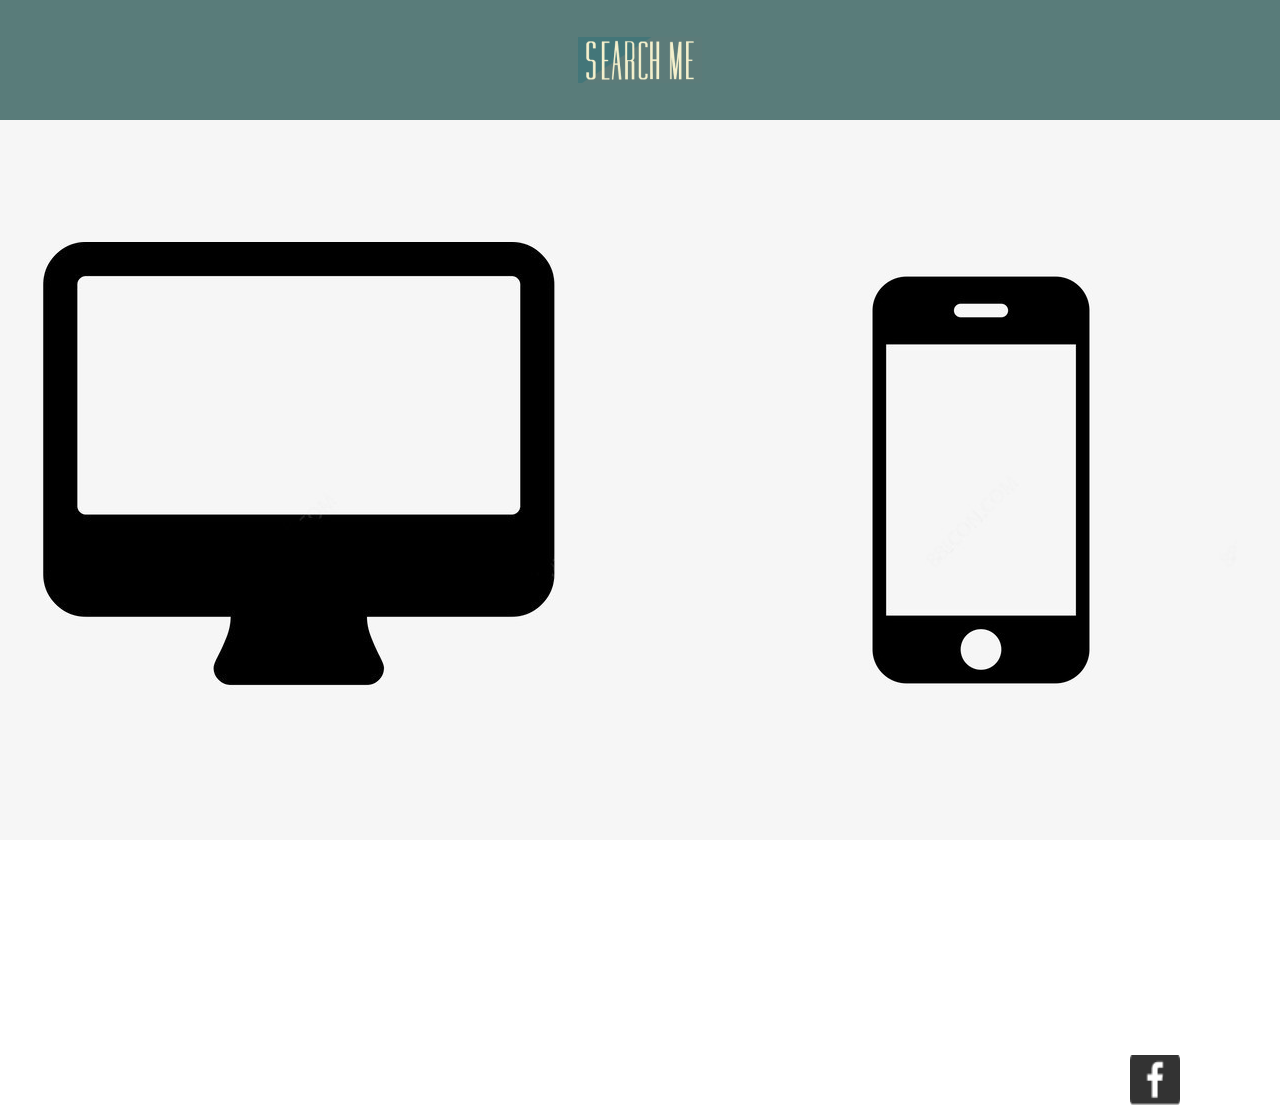
<file: index.html>
<html>

<head>
    <!-- 讓 mobile/tablet 等比例呈現網頁資訊-->
    <link rel="stylesheet" href="https://maxcdn.bootstrapcdn.com/bootstrap/4.0.0/css/bootstrap.min.css"
        integrity="sha384-Gn5384xqQ1aoWXA+058RXPxPg6fy4IWvTNh0E263XmFcJlSAwiGgFAW/dAiS6JXm" crossorigin="anonymous">
    <link href="https://fonts.googleapis.com/icon?family=Material+Icons" rel="stylesheet">
    <meta name="viewport" content="width=device-width, initial-scale=1.0">
    <meta property="og:url" content="https://zoieieong.github.io/visualize/" />
    <meta property="og:locale" content="zh_TW" />
    <meta property="og:type" content="website" />
    <meta property="og:title" content="Search Me"/>
    <meta property="og:image:url" content="https://nccunewslab.github.io/image/image.png">
    <meta property="og:image:type" content="image/png" />
    <meta property="og:image:width" content="124" />
    <meta property="og:image:height" content="42" />
    <title>政大新聞實驗室第二屆助理成果展-Search Me </title>
    <link href="https://fonts.googleapis.com/css?family=Roboto&display=swap" rel="stylesheet">
    <link href="https://fonts.googleapis.com/css?family=Noto+Sans&display=swap" rel="stylesheet">
    <link href="https://fonts.googleapis.com/css?family=Noto+Sans+TC&display=swap" rel="stylesheet">

    <style>
        * {
            box-sizing: border-box;
        }
        *::selection {
            background-color: rgba(255, 255, 255, 0.5);
        }
        body {
            padding: 0;
            margin: 0;
            font-family: Microsoft JhengHei, Noto Sans TC, PingFang TC, Apple LiGothic Medium, Roboto, Lucida Grande, Lucida Sans Unicode, sans-serif;
            ;
        }
        span {
            display: inline;
        }




        .text-block {
            font-family: 'Noto Sans TC', sans-serif;
            font-style: normal;
            font-weight: normal;

            line-height: 30px;
            text-align: center;
            padding-top: 15px;
           

            margin-right: auto;
            margin-left: auto;
            border-radius: 10px 10px 10px 10px;
        }


        .flex-container {
            
            width: 100vw;
            height: 25vh;
            z-index: -1;
            display: flex;
            justify-content: space-around;
            align-items: center;
        }

        .last-words {
            width: 33%vw;
            height: 30%vh;
            margin: 0;
            margin-top: 10px;
        }

        .one-of-three{
            
            height: 20%vh;
            margin: 0;
            margin-top: 10px;
        }
        .three-title{
            font-family: Roboto;
            font-size: 30px;
            font-style: normal;
            font-weight: 700;
            line-height: 35px;
            letter-spacing: 0em;
            text-align: center;
        }
        .three-text{
            height: 41px;
            width: 28vw;
            left: 82px;
            top: 1183px;

        }

        .myborder {
            width: 80vw;
            margin-right: auto;
            margin-left: auto;
            border-width: 0 0 3px 0;
            border-color: #EBDEBE;
            border-style: solid;
        }

        .category {
            height: 26px;
            width: 160px;
            left: 6px;
            top: 10px;
            position: relative;
            font-family: Roboto;
            font-size: 30px;
            font-style: normal;
            font-weight: 500;
            line-height: 26px;
            letter-spacing: 0em;
            text-align: center;
            
        }


        figure.hero-image {
            position: relative;
            height: 508px;
            width: 100vw;
            left: 0px;
            top: 0px;
            border-radius: 0px;

        }



        figure {
            background: #EBDEBE;
            width: 100%;
        }

        figcaption {
            color: #404040;
            font-size: 16px;
            margin-top: 15px;
        }
        nav {
            display: flex;
            width: 100vw;
            justify-content: space-around;
            align-items: center;
            background-color: #597C7A;
            height: 120px;
            font-weight: bold;            
        }
        a:hover {
            transform: scale(1.1);
            transition: transform .1s linear;
            color: #3f6223
        }

        a {
            color: #4F4F4F;
        }

        a:visited,
        a:active {
            color: #4F4F4F;
            text-decoration: none;
        }
        @media screen and (min-width: 900px) {
            .flex-container {
            
            width: 100vw;
            height: 80vh;
            z-index: -1;
            display: flex;
            justify-content: space-around;
            align-items: center;
        }
        }

        @media screen and (max-width: 900px) {
                   figure {
                margin-bottom: 60px;
            }

            .text-block {
                font-size: 32px;
                width: 210px;
                height: 60px;
            }

            .last-words {
                font-size: 24px;
            }

            .flex-container {
            
            max-width: 100vw;
            height: 160vh;
            z-index: -1;
            display: flex;
            justify-content: space-around;
            align-items: center;
        }
        .icon{
            width: 100vw;
            height: auto;
        }
        }





        
    </style>
  
</head>

<body>
    <!--Banner-->
    <nav>
        <img src="heroimg.png"></img>
    </nav>
    
    <article>
        <div class="flex-container" style=" flex-direction: row; flex-wrap: wrap; background-color: #f6f6f6;">
            <div class="icon" ><a href="./index-D.html"><img src="./desktop.jpg" style="width:100%;" ></a></div>
        </br>
            <div class="icon" > <a href="./index-M.html" ><img src="./phone.jpg"style="width:100%;" ></a></div>
    </div> 

      
 </article>


 

    
    <a href="https://www.facebook.com/nccunewslab">
    <div style="
    text-align: right;
    top: 215px;
    right: 100;
    position: relative;
    ">
        <img src="FB.png" style="
        height: 50px;
        width: 50px;"></img>
    </div>
    </a>
    
 </figure>









  

</body>

</html>
</file>
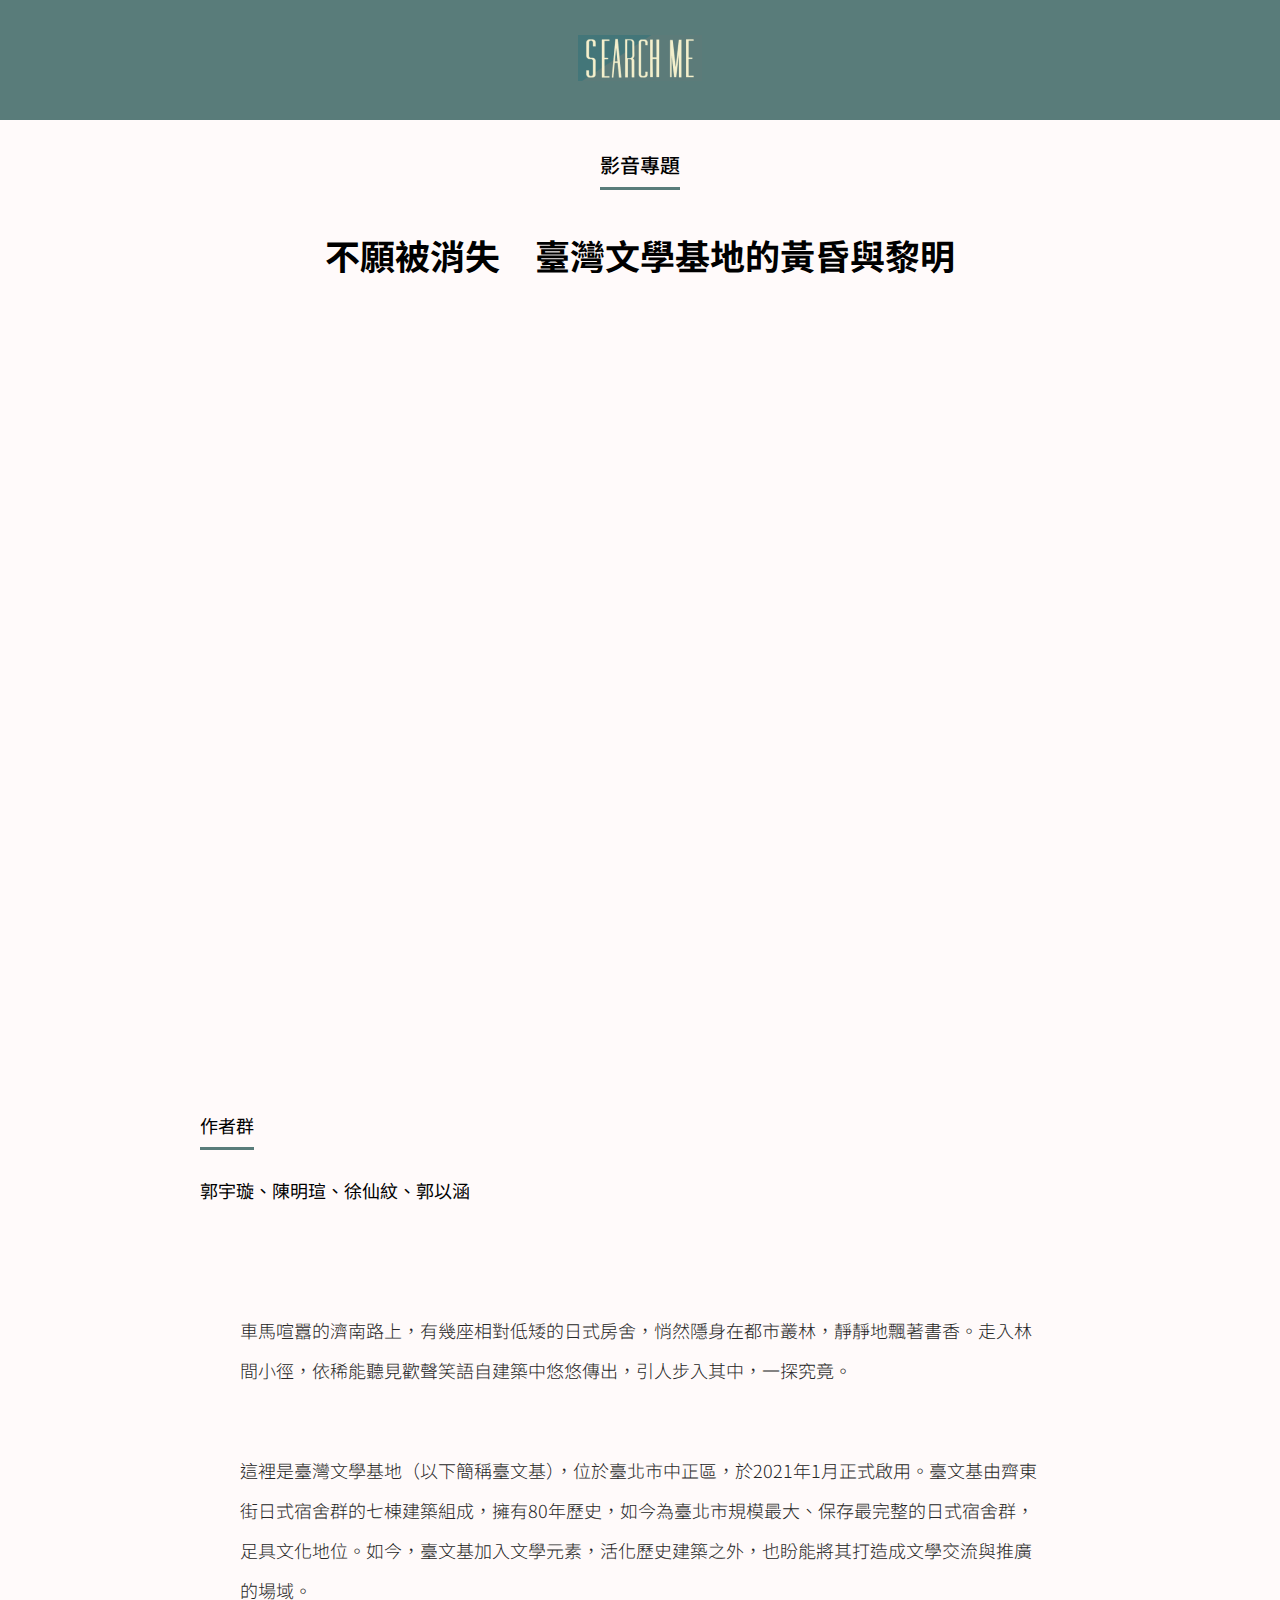
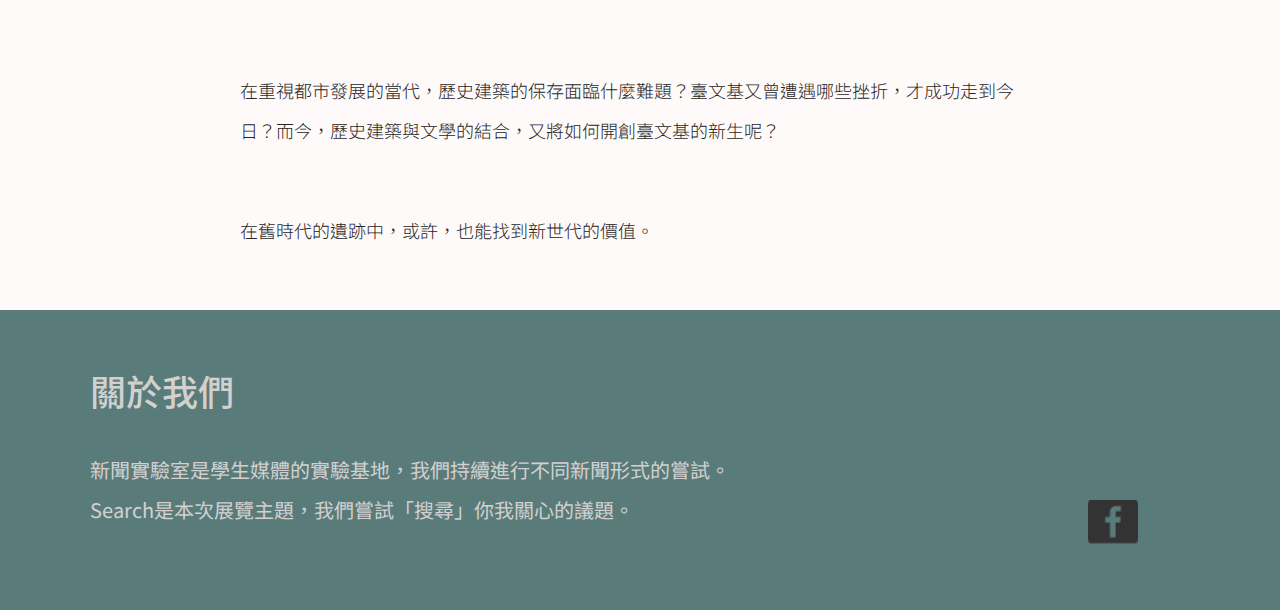
<file: 台文影音-d.html>
<!DOCTYPE html>
<html lang="en">

<head>
    <meta charset="UTF-8">
    <meta name="viewport" content="width=device-width, initial-scale=1.0">
    <link rel="stylesheet" type="text/css" href="./文章頁-D.css">
    <title>不願被消失　臺灣文學基地的黃昏與黎明</title>
    <link rel="preconnect" href="https://fonts.googleapis.com">
    <link rel="preconnect" href="https://fonts.gstatic.com" crossorigin>
    <link href="https://fonts.googleapis.com/css2?family=Noto+Sans+TC:wght@100;300;400;700&display=swap"
        rel="stylesheet">
</head>

<body>
    <div class="header">
        <a href="./index-D.html"><img src="heroimg.png"></img></a>
    </div>
    <div class="alltittle">
        影音專題
    </div>
    <h1>不願被消失　臺灣文學基地的黃昏與黎明</h1>
    <div class="uvideo"><iframe width="560" height="315" src="https://www.youtube.com/embed/kdUJGMDW7nw" title="YouTube video player"
        frameborder="0" allow="accelerometer; autoplay; clipboard-write; encrypted-media; gyroscope; picture-in-picture"
        allowfullscreen></iframe></div>
    <div class="article">
        <div class="author">
            <div class="author-box">
                <p>作者群</p>
            </div>
            <p style="padding-top:20px;">郭宇璇、陳明瑄、徐仙紋、郭以涵</p>
        </div>
        <p class="article-font">車馬喧囂的濟南路上，有幾座相對低矮的日式房舍，悄然隱身在都市叢林，靜靜地飄著書香。走入林間小徑，依稀能聽見歡聲笑語自建築中悠悠傳出，引人步入其中，一探究竟。</p>
        <p class="article-font">
            這裡是臺灣文學基地（以下簡稱臺文基），位於臺北市中正區，於2021年1月正式啟用。臺文基由齊東街日式宿舍群的七棟建築組成，擁有80年歷史，如今為臺北市規模最大、保存最完整的日式宿舍群，足具文化地位。如今，臺文基加入文學元素，活化歷史建築之外，也盼能將其打造成文學交流與推廣的場域。
        </p>
        <p class="article-font">在重視都市發展的當代，歷史建築的保存面臨什麼難題？臺文基又曾遭遇哪些挫折，才成功走到今日？而今，歷史建築與文學的結合，又將如何開創臺文基的新生呢？</p>
        <p class="article-font">在舊時代的遺跡中，或許，也能找到新世代的價值。</p>
    </div>
        <div class="footer">
            <h3>
                關於我們
            </h3>
            <p>新聞實驗室是學生媒體的實驗基地，我們持續進行不同新聞形式的嘗試。<br>
                Search是本次展覽主題，我們嘗試「搜尋」你我關心的議題。</p>
            <a href="https://www.facebook.com/nccunewslab">
                <div class="tool2">
                    <img src="./FB.png" style="width:100%">
                </div>
            </a>
        </div>
</body>

</html>
</file>
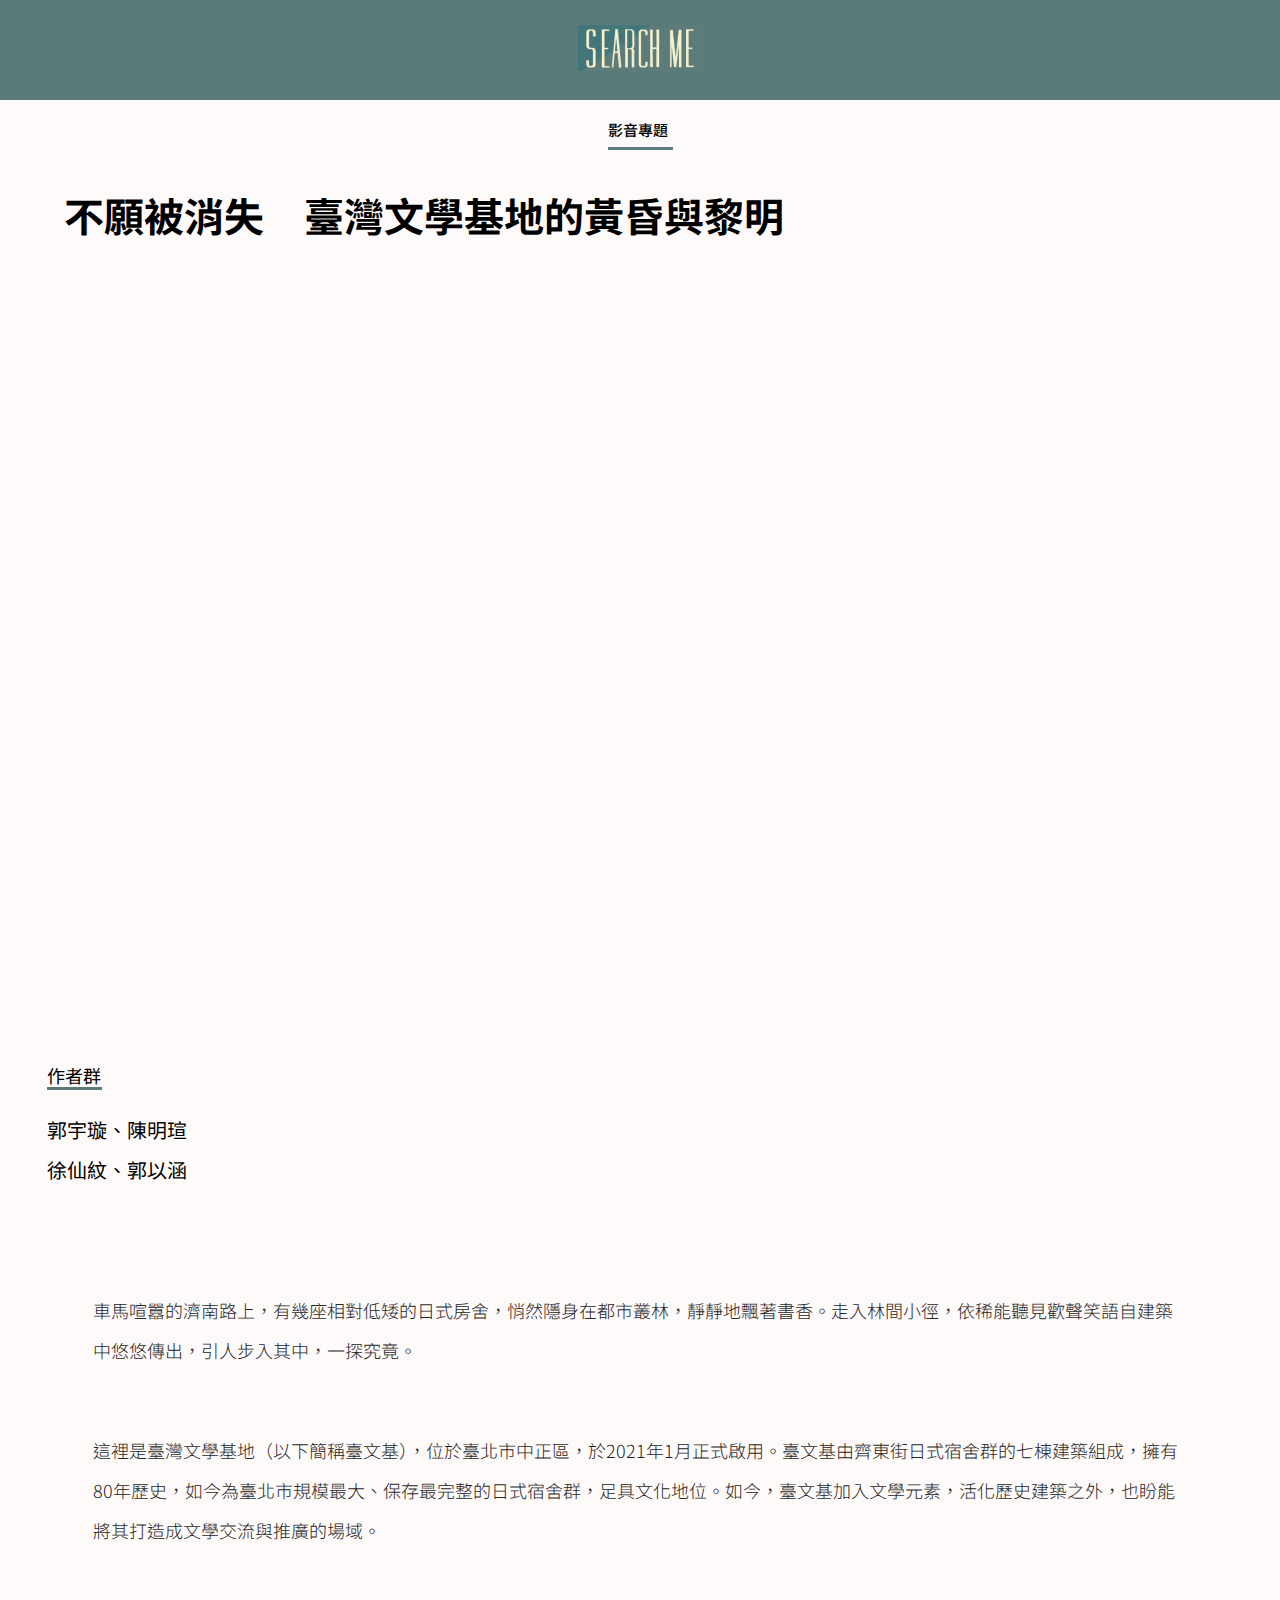
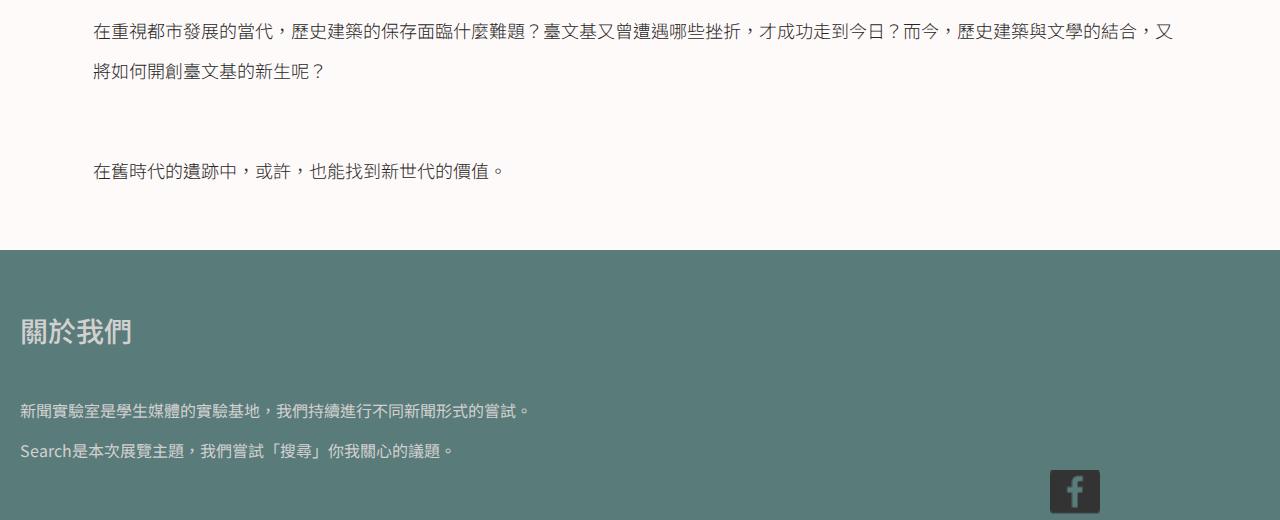
<file: 台文影音-M.html>
<!DOCTYPE html>
<html lang="en">

<head>
    <meta charset="UTF-8">
    <meta name="viewport" content="width=device-width, initial-scale=1.0">
    <link rel="stylesheet" type="text/css" href="./文章頁-M.css">
    <title>不願被消失　臺灣文學基地的黃昏與黎明</title>
    <link rel="preconnect" href="https://fonts.googleapis.com">
    <link rel="preconnect" href="https://fonts.gstatic.com" crossorigin>
    <link href="https://fonts.googleapis.com/css2?family=Noto+Sans+TC:wght@100;300;400;700&display=swap"
        rel="stylesheet">
</head>

<body>
    <div class="header">
        <a href="./index-M.html"><img src="heroimg.png"></img></a>
    </div>
    <div class="alltittle">
        影音專題
    </div>
    <h1>不願被消失　臺灣文學基地的黃昏與黎明</h1>
    <div class="uvideo"><iframe width="560" height="315" src="https://www.youtube.com/embed/kdUJGMDW7nw" title="YouTube video player"
        frameborder="0" allow="accelerometer; autoplay; clipboard-write; encrypted-media; gyroscope; picture-in-picture"
        allowfullscreen></iframe></div>
    <div class="article">
        <div class="author">
            <div class="author-box">
                <p>作者群</p>
            </div>
            <p style="padding-top:20px;">郭宇璇、陳明瑄　徐仙紋、郭以涵</p>
        </div>
        <p class="article-font">車馬喧囂的濟南路上，有幾座相對低矮的日式房舍，悄然隱身在都市叢林，靜靜地飄著書香。走入林間小徑，依稀能聽見歡聲笑語自建築中悠悠傳出，引人步入其中，一探究竟。</p>
        <p class="article-font">
            這裡是臺灣文學基地（以下簡稱臺文基），位於臺北市中正區，於2021年1月正式啟用。臺文基由齊東街日式宿舍群的七棟建築組成，擁有80年歷史，如今為臺北市規模最大、保存最完整的日式宿舍群，足具文化地位。如今，臺文基加入文學元素，活化歷史建築之外，也盼能將其打造成文學交流與推廣的場域。
        </p>
        <p class="article-font">在重視都市發展的當代，歷史建築的保存面臨什麼難題？臺文基又曾遭遇哪些挫折，才成功走到今日？而今，歷史建築與文學的結合，又將如何開創臺文基的新生呢？</p>
        <p class="article-font">在舊時代的遺跡中，或許，也能找到新世代的價值。</p>
    </div>
        <div class="footer">
            <h3>
                關於我們
            </h3>
            <p>新聞實驗室是學生媒體的實驗基地，我們持續進行不同新聞形式的嘗試。<br>
                Search是本次展覽主題，我們嘗試「搜尋」你我關心的議題。</p>
            <a href="https://www.facebook.com/nccunewslab">
                <div class="tool2">
                    <img src="./FB.png" style="width:100%">
                </div>
            </a>
        </div>
</body>

</html>
</file>
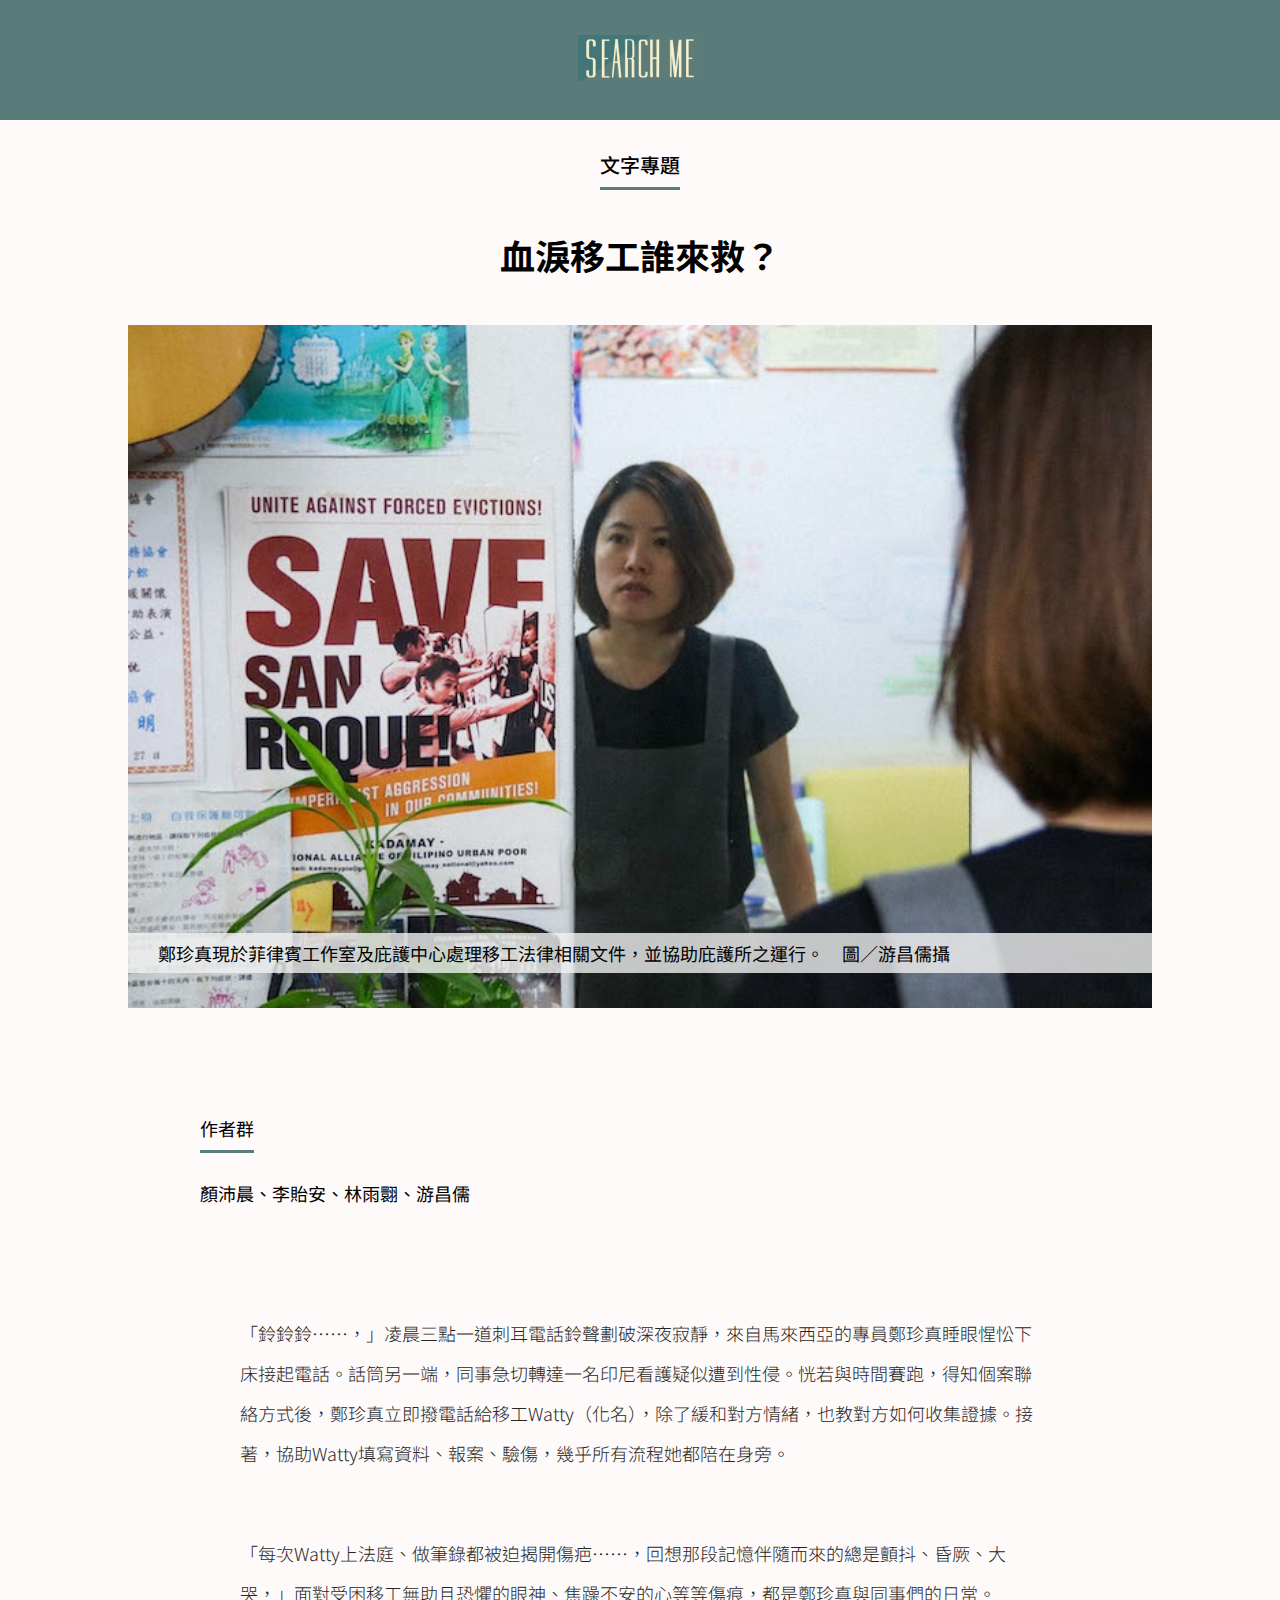
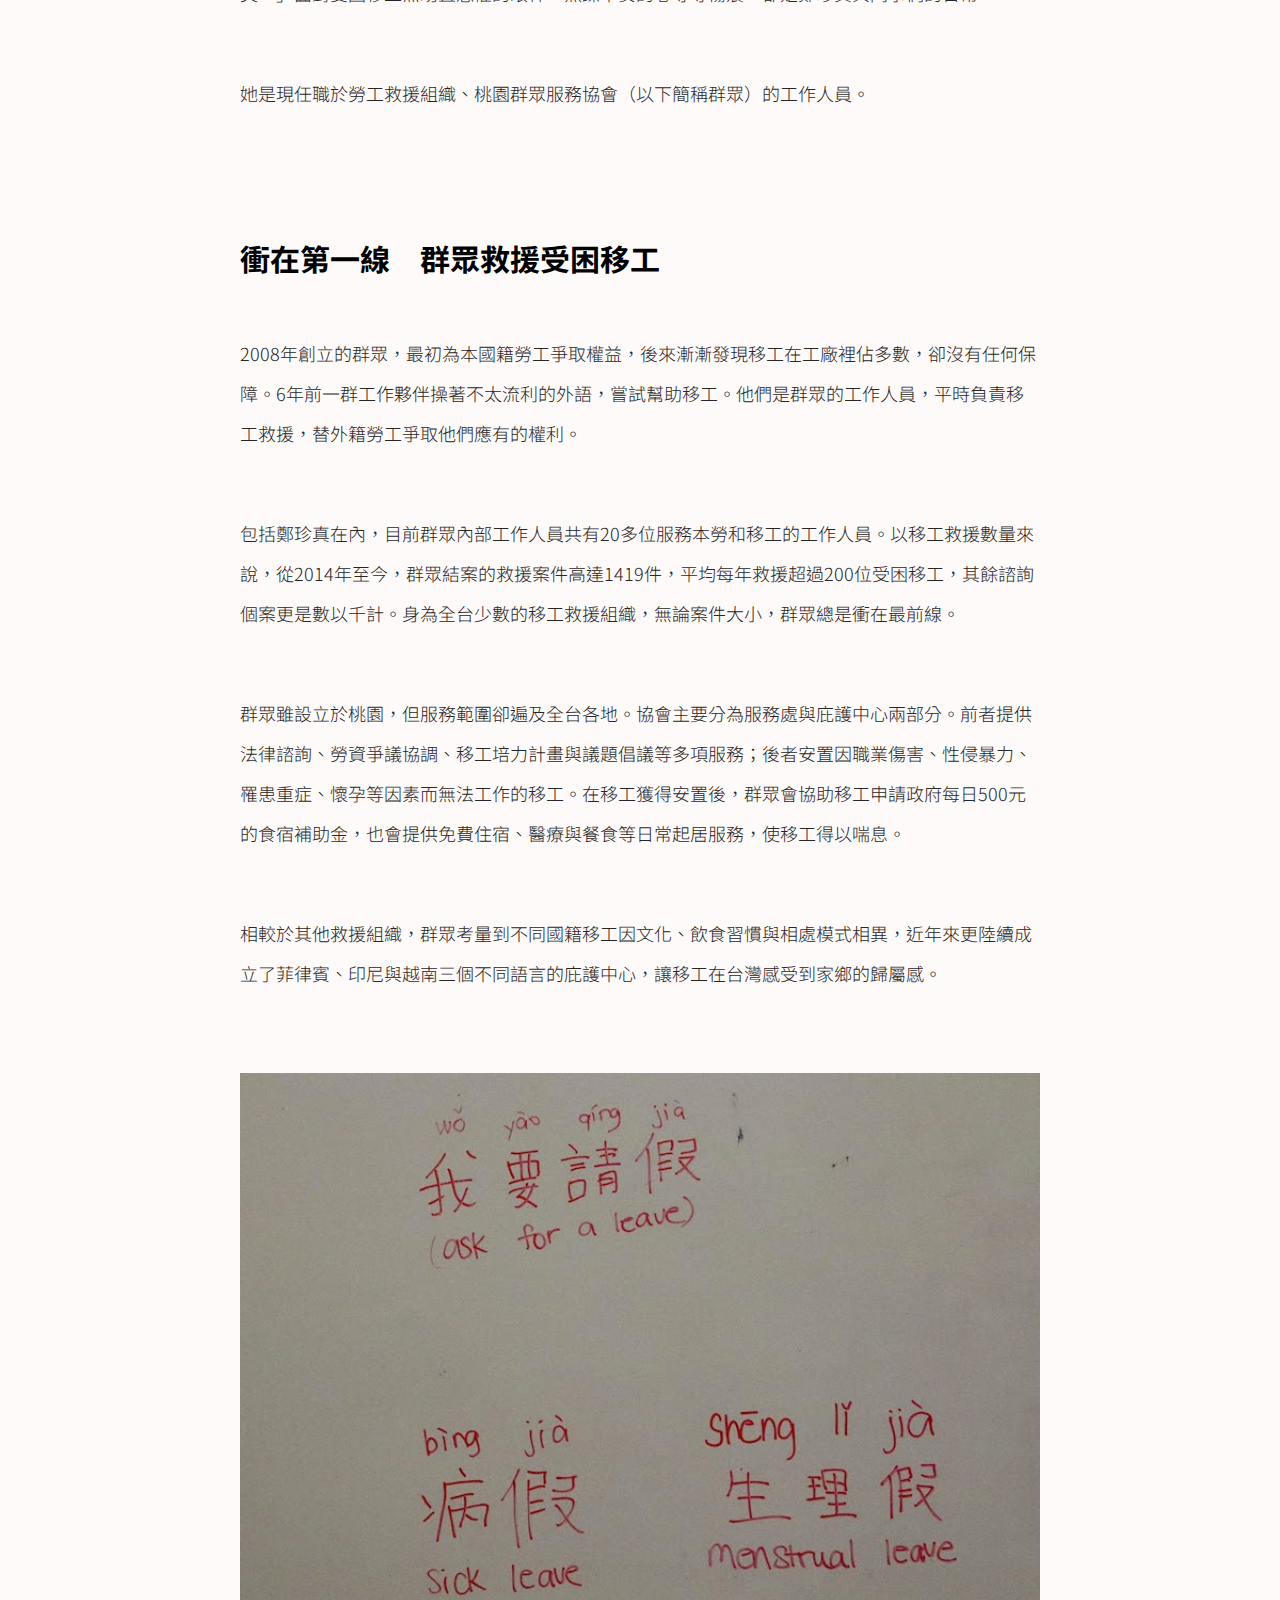
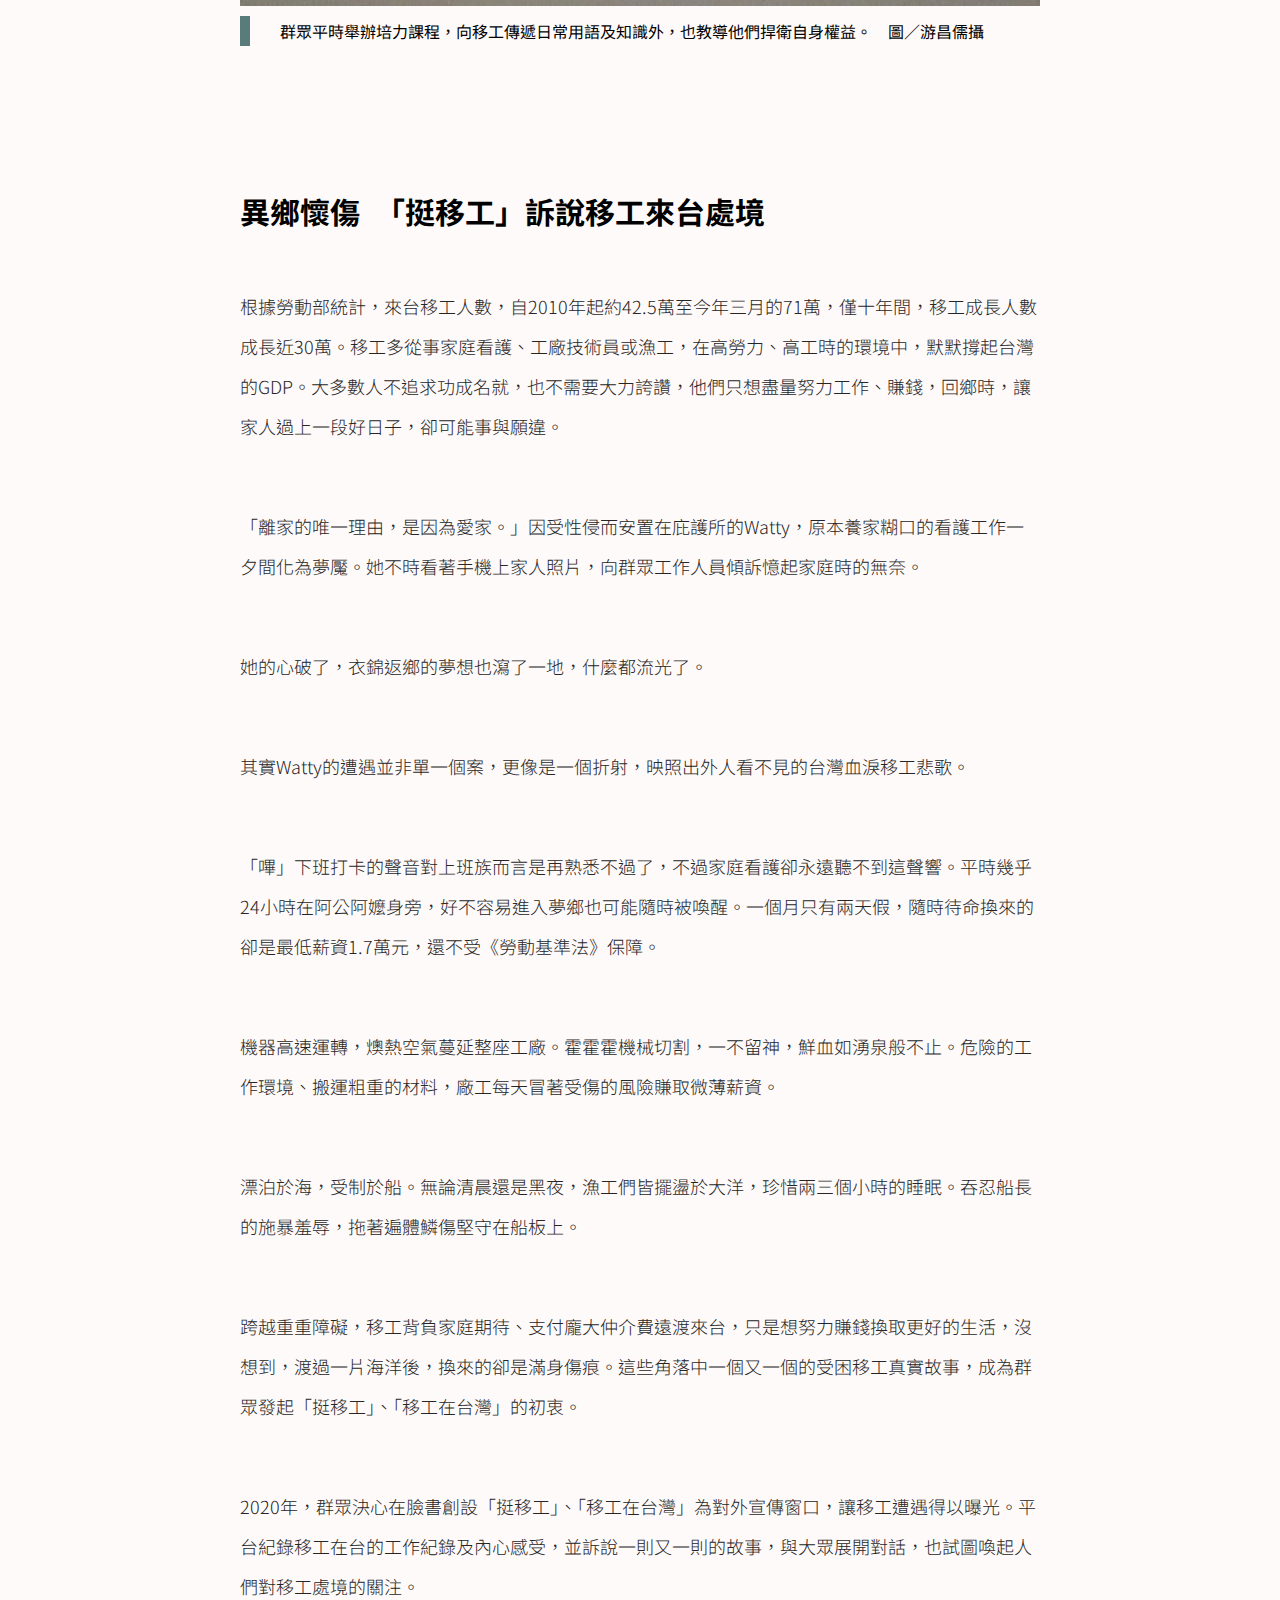
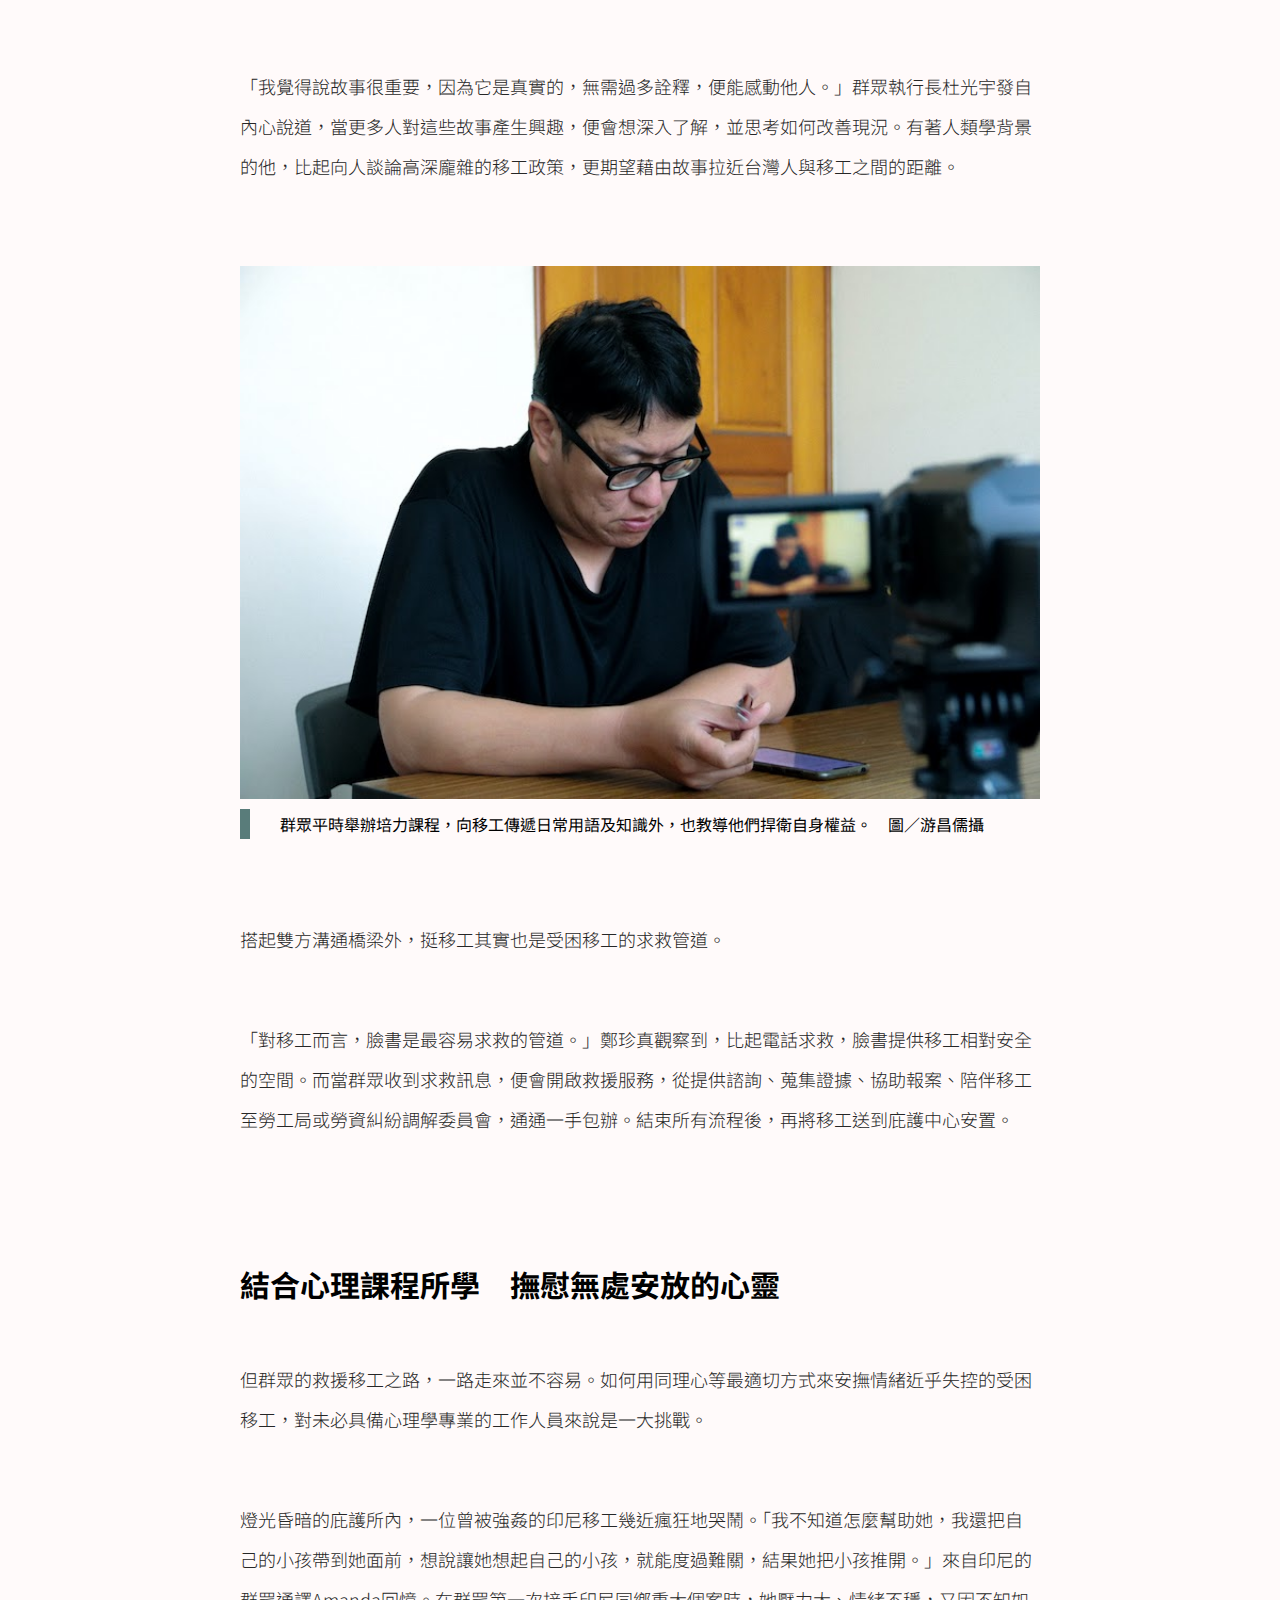
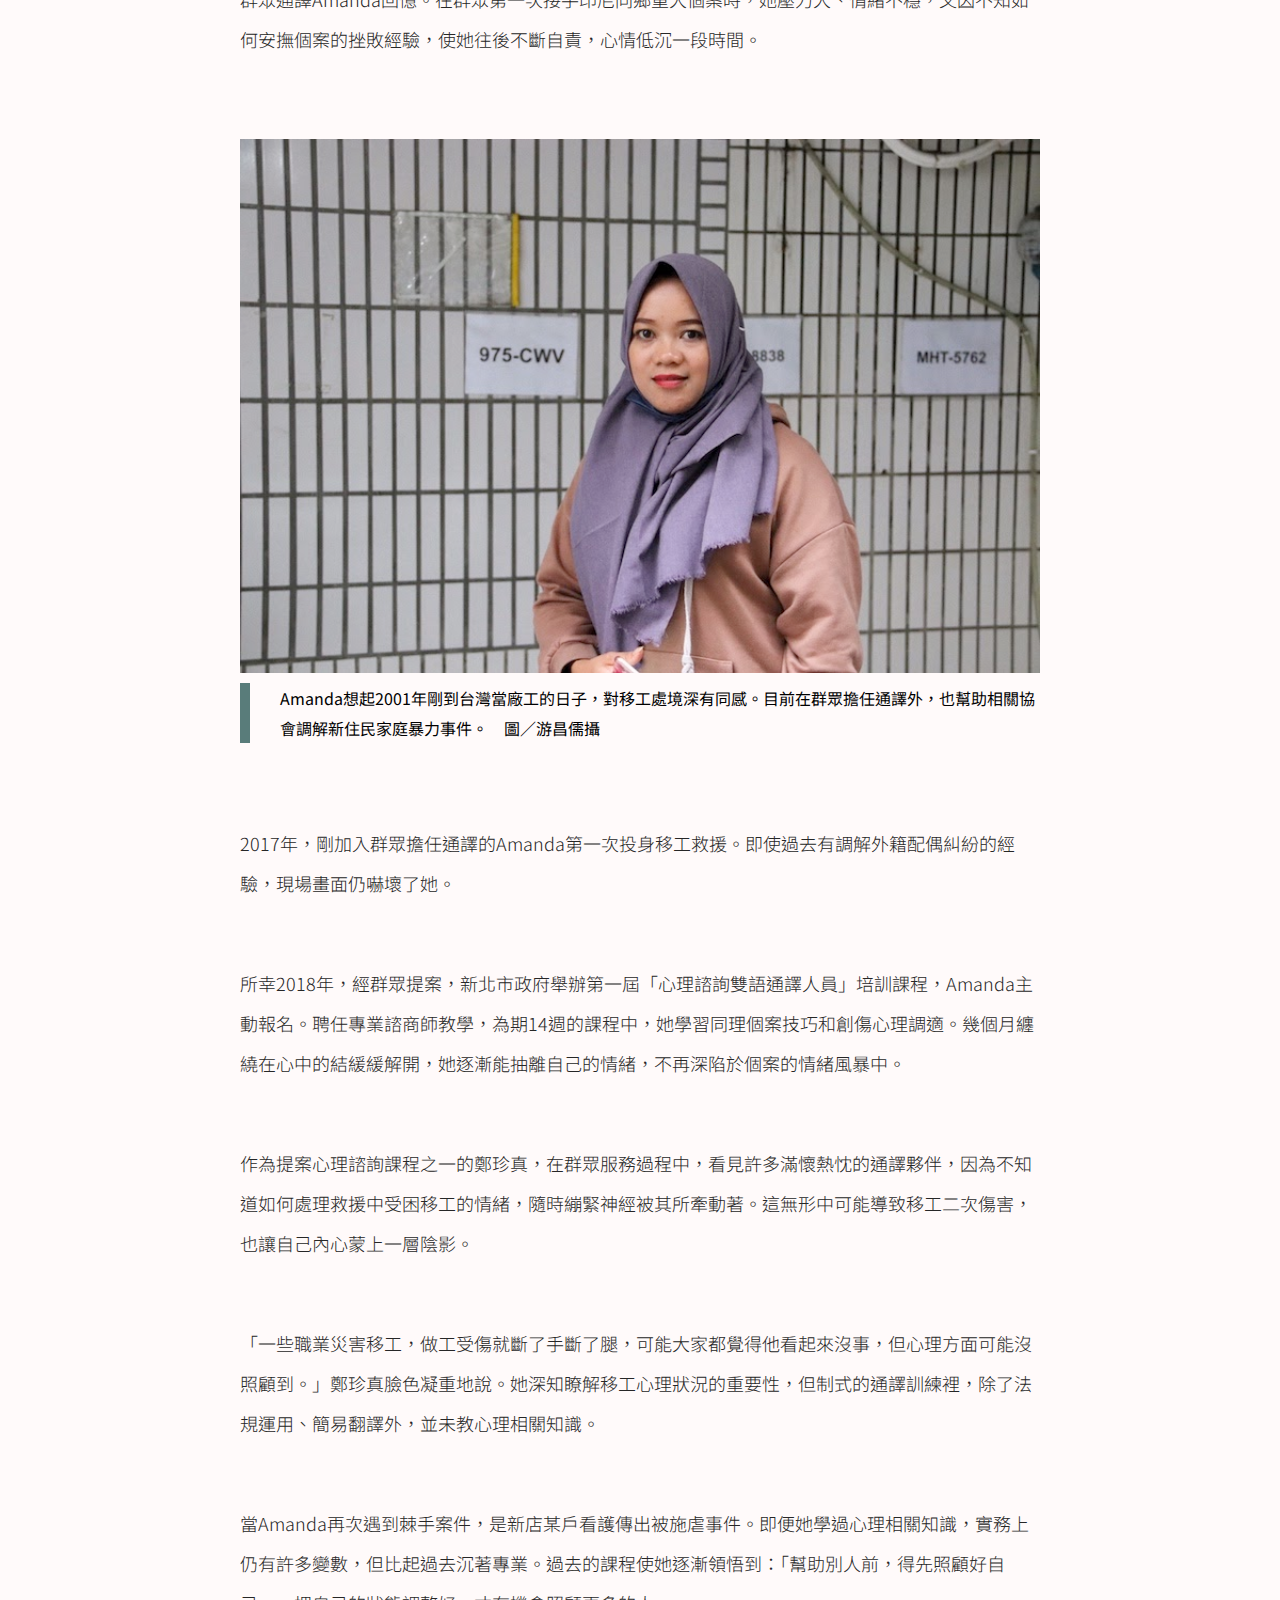
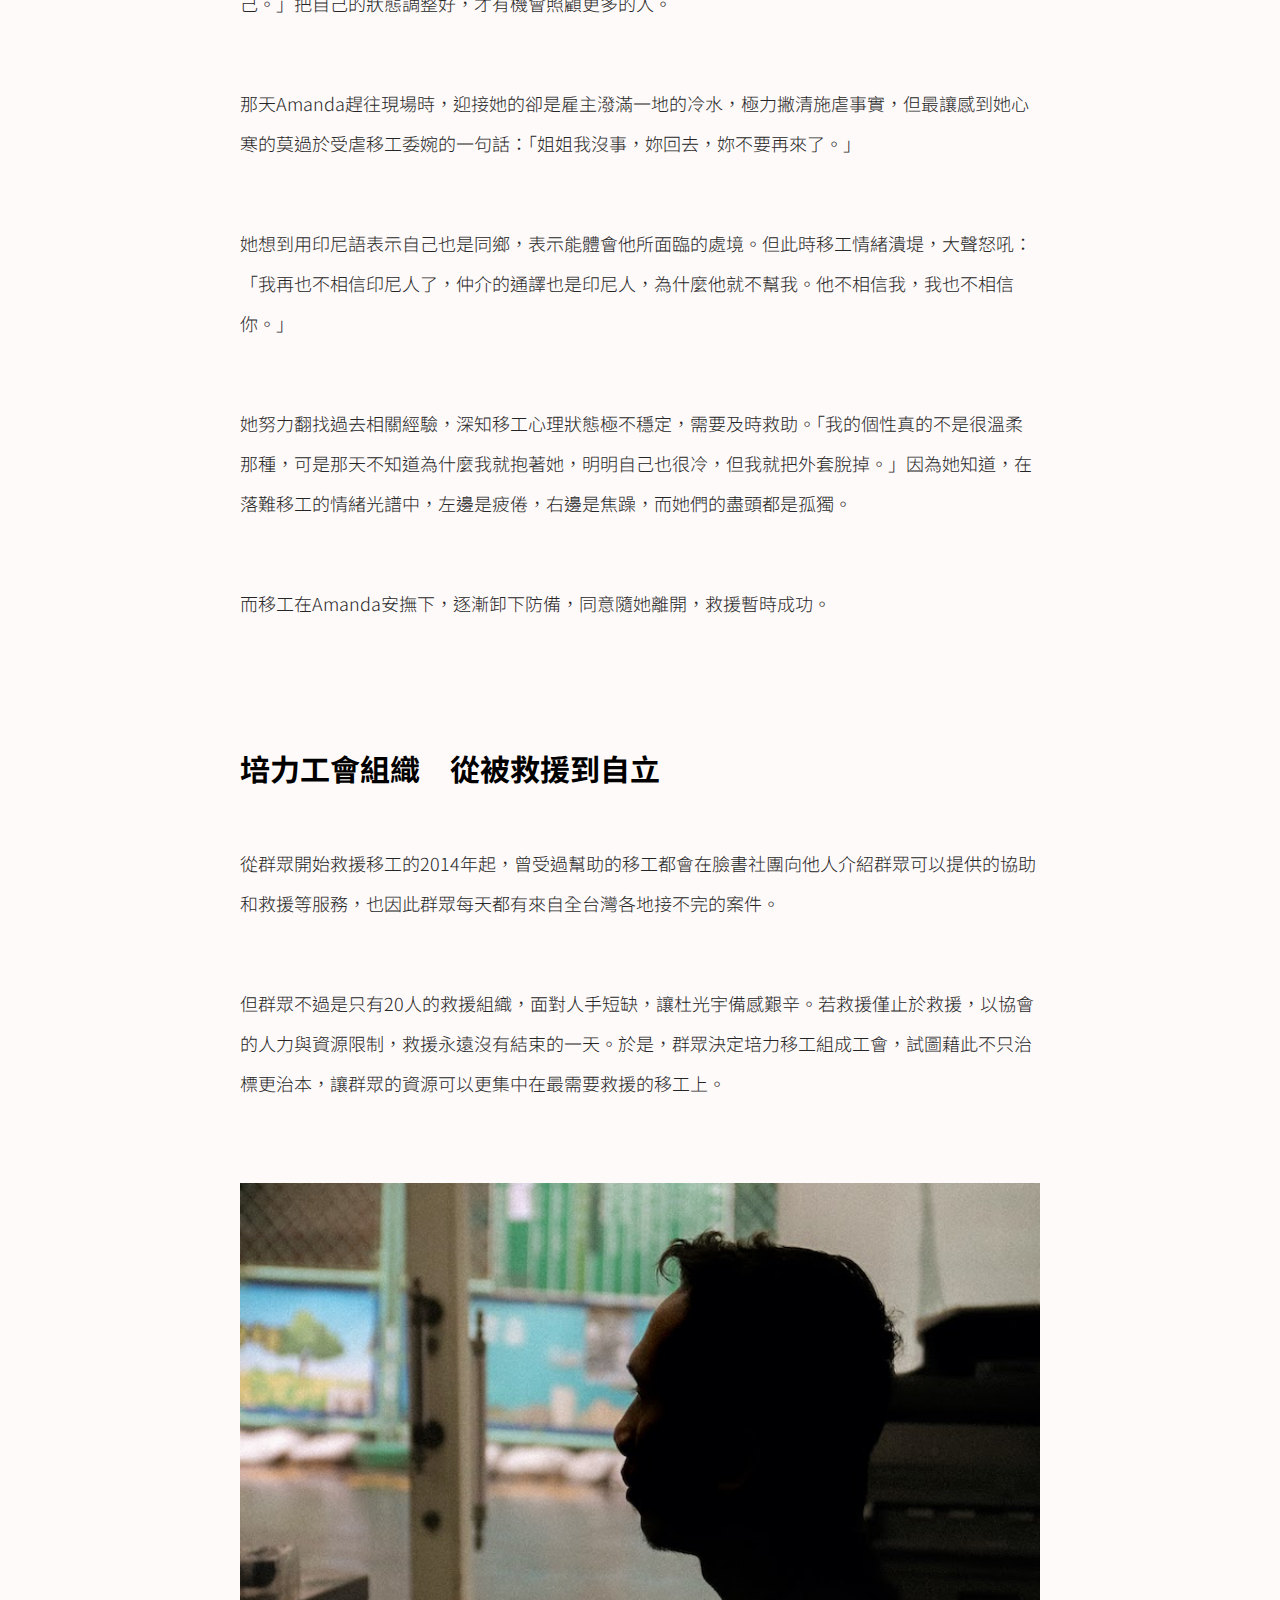
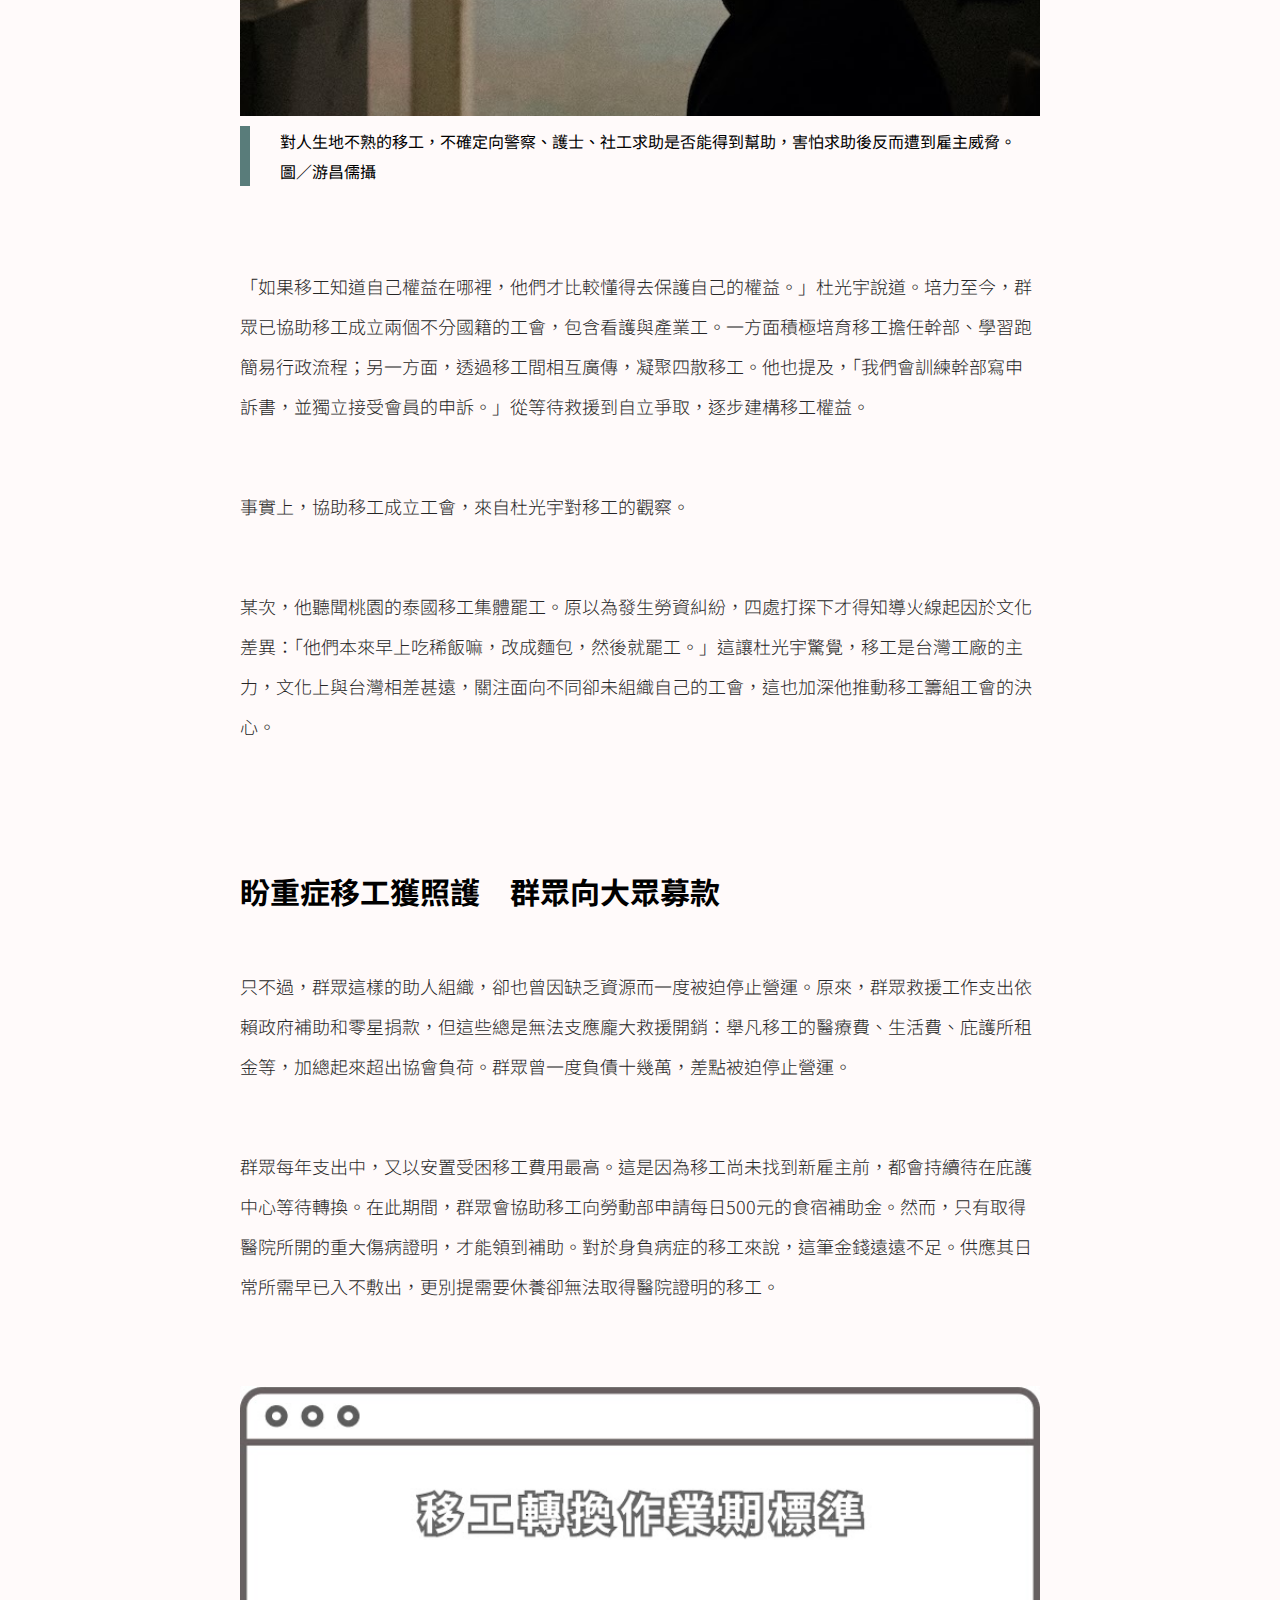
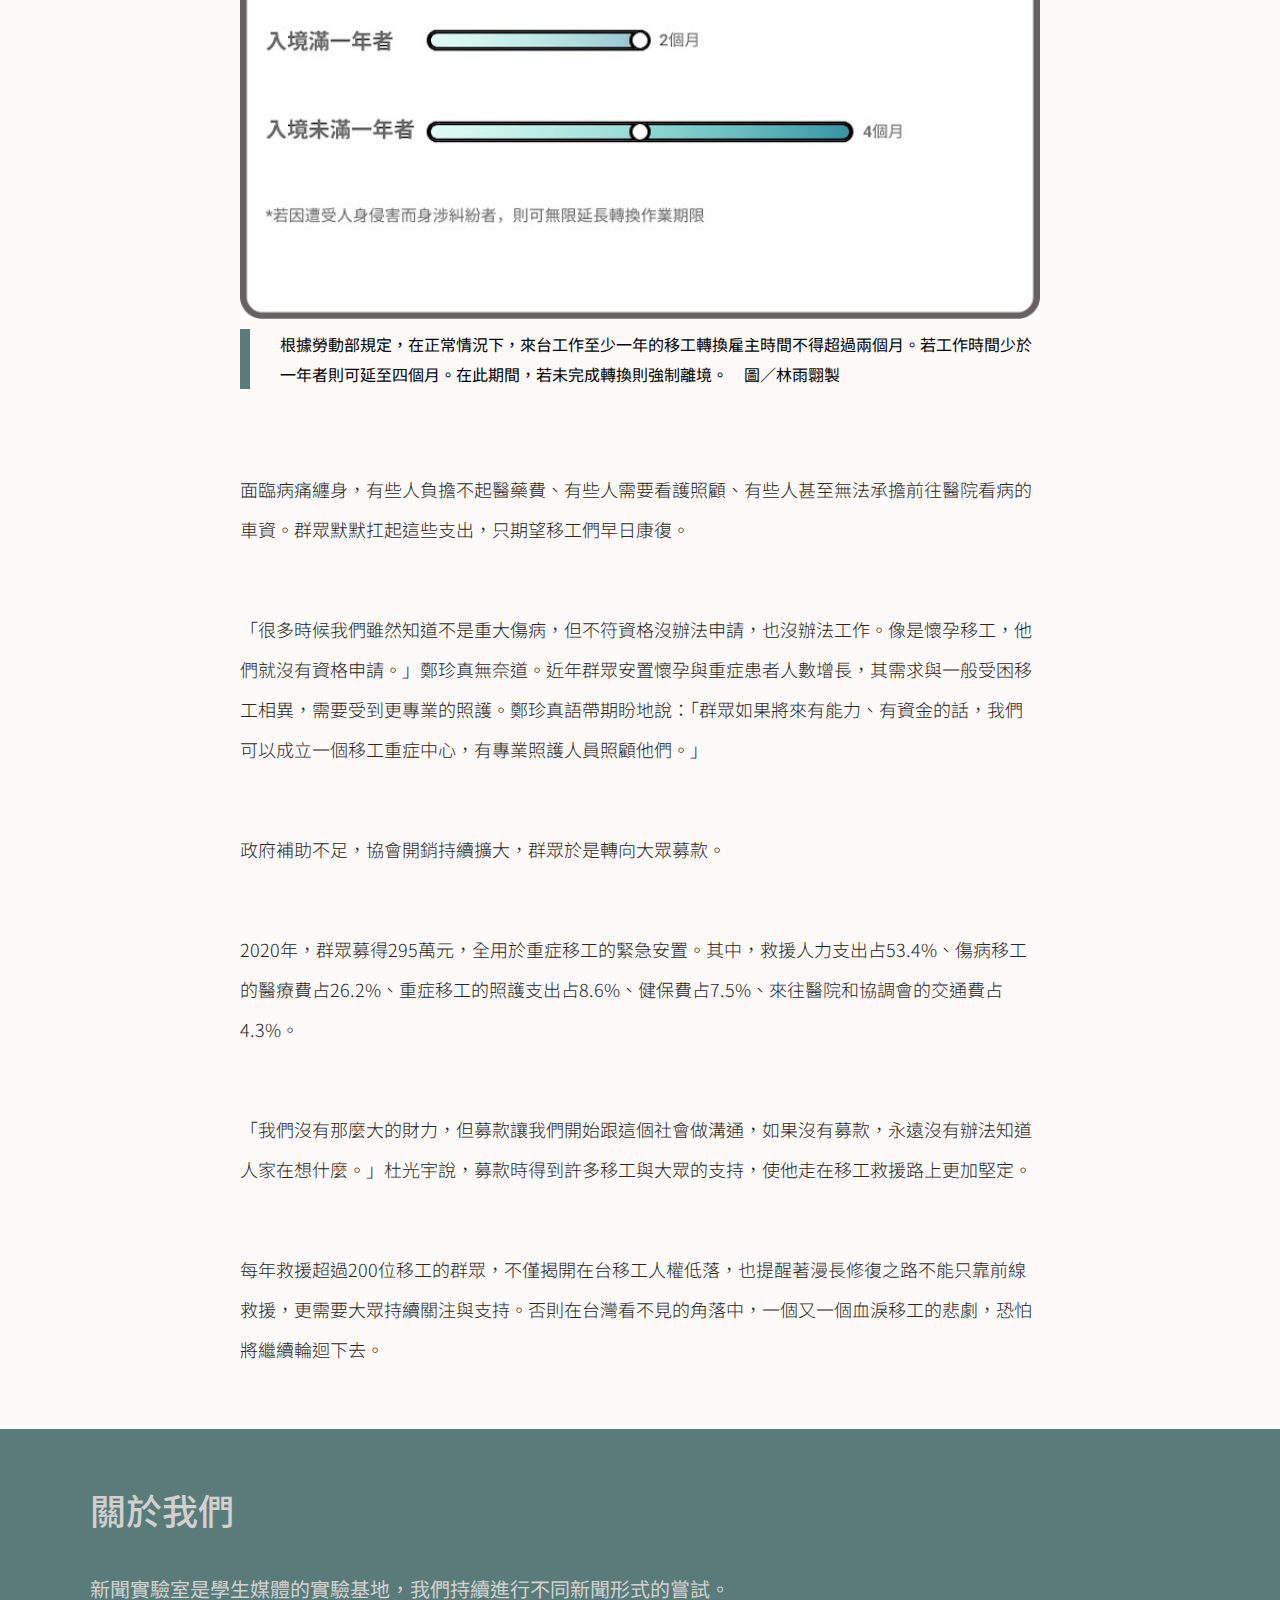
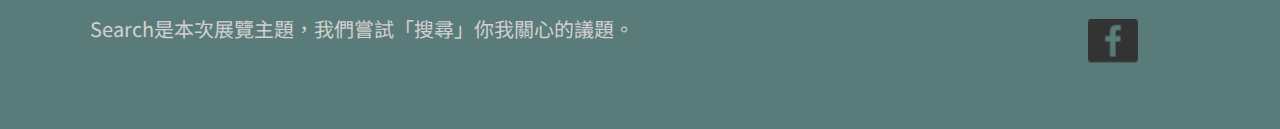
<file: 移工.html>
<!DOCTYPE html>
<html lang="en">
<head>
    <meta charset="UTF-8">
    <meta name="viewport" content="width=device-width, initial-scale=1.0">
    <link rel="stylesheet" type="text/css" href="./文章頁-D.css">
    <title>血淚移工誰來救？</title>
    <link rel="preconnect" href="https://fonts.googleapis.com">
<link rel="preconnect" href="https://fonts.gstatic.com" crossorigin>
<link href="https://fonts.googleapis.com/css2?family=Noto+Sans+TC:wght@100;300;400;700&display=swap" rel="stylesheet">
</head>
<body>
    <div class="header">
        <a href="./index-D.html"><img src="heroimg.png"></img></a>
    </div>
    <div class="alltittle">
        文字專題
    </div>
    <h1>血淚移工誰來救？</h1>
    <div class="first-img">
        <img src="./Photo/移工-1.jpg">
        <div class="first-figcaption-box">
            <figcaption>鄭珍真現於菲律賓工作室及庇護中心處理移工法律相關文件，並協助庇護所之運行。　圖／游昌儒攝
            </figcaption>
        </div>
    </div>
    <div class="article">
        <div class="author">
        <div class="author-box"><p>作者群</p></div>     
                <p style="padding-top:20px;">顏沛晨、李貽安、林雨翾、游昌儒</p>
        </div>
    <p class="article-font">「鈴鈴鈴……，」凌晨三點一道刺耳電話鈴聲劃破深夜寂靜，來自馬來西亞的專員鄭珍真睡眼惺忪下床接起電話。話筒另一端，同事急切轉達一名印尼看護疑似遭到性侵。恍若與時間賽跑，得知個案聯絡方式後，鄭珍真立即撥電話給移工Watty（化名），除了緩和對方情緒，也教對方如何收集證據。接著，協助Watty填寫資料、報案、驗傷，幾乎所有流程她都陪在身旁。</p>
    <p class="article-font">「每次Watty上法庭、做筆錄都被迫揭開傷疤……，回想那段記憶伴隨而來的總是顫抖、昏厥、大哭，」面對受困移工無助且恐懼的眼神、焦躁不安的心等等傷痕，都是鄭珍真與同事們的日常。</p>
    <p class="article-font">她是現任職於勞工救援組織、桃園群眾服務協會（以下簡稱群眾）的工作人員。</p>
    <h2>衝在第一線　群眾救援受困移工</h2>
    <p class="article-font">2008年創立的群眾，最初為本國籍勞工爭取權益，後來漸漸發現移工在工廠裡佔多數，卻沒有任何保障。6年前一群工作夥伴操著不太流利的外語，嘗試幫助移工。他們是群眾的工作人員，平時負責移工救援，替外籍勞工爭取他們應有的權利。</p>
    <p class="article-font">包括鄭珍真在內，目前群眾內部工作人員共有20多位服務本勞和移工的工作人員。以移工救援數量來說，從2014年至今，群眾結案的救援案件高達1419件，平均每年救援超過200位受困移工，其餘諮詢個案更是數以千計。身為全台少數的移工救援組織，無論案件大小，群眾總是衝在最前線。</p>
    <p class="article-font">群眾雖設立於桃園，但服務範圍卻遍及全台各地。協會主要分為服務處與庇護中心兩部分。前者提供法律諮詢、勞資爭議協調、移工培力計畫與議題倡議等多項服務；後者安置因職業傷害、性侵暴力、罹患重症、懷孕等因素而無法工作的移工。在移工獲得安置後，群眾會協助移工申請政府每日500元的食宿補助金，也會提供免費住宿、醫療與餐食等日常起居服務，使移工得以喘息。</p>
    <p class="article-font">相較於其他救援組織，群眾考量到不同國籍移工因文化、飲食習慣與相處模式相異，近年來更陸續成立了菲律賓、印尼與越南三個不同語言的庇護中心，讓移工在台灣感受到家鄉的歸屬感。</p>
    <div class="div-caption">
        <div class="picture">
            <img src="./Photo/移工-2.jpg">
            <div class="caption">
                群眾平時舉辦培力課程，向移工傳遞日常用語及知識外，也教導他們捍衛自身權益。　圖／游昌儒攝
            </div>
        </div>
    </div>
    <h2>異鄉懷傷　「挺移工」訴說移工來台處境</h2>
    <p class="article-font">根據勞動部統計，來台移工人數，自2010年起約42.5萬至今年三月的71萬，僅十年間，移工成長人數成長近30萬。移工多從事家庭看護、工廠技術員或漁工，在高勞力、高工時的環境中，默默撐起台灣的GDP。大多數人不追求功成名就，也不需要大力誇讚，他們只想盡量努力工作、賺錢，回鄉時，讓家人過上一段好日子，卻可能事與願違。</p>
    <p class="article-font">「離家的唯一理由，是因為愛家。」因受性侵而安置在庇護所的Watty，原本養家糊口的看護工作一夕間化為夢魘。她不時看著手機上家人照片，向群眾工作人員傾訴憶起家庭時的無奈。</p>
    <p class="article-font">她的心破了，衣錦返鄉的夢想也瀉了一地，什麼都流光了。</p>
    <p class="article-font">其實Watty的遭遇並非單一個案，更像是一個折射，映照出外人看不見的台灣血淚移工悲歌。</p>
    <p class="article-font">「嗶」下班打卡的聲音對上班族而言是再熟悉不過了，不過家庭看護卻永遠聽不到這聲響。平時幾乎24小時在阿公阿嬤身旁，好不容易進入夢鄉也可能隨時被喚醒。一個月只有兩天假，隨時待命換來的卻是最低薪資1.7萬元，還不受《勞動基準法》保障。</p>
    <p class="article-font">機器高速運轉，燠熱空氣蔓延整座工廠。霍霍霍機械切割，一不留神，鮮血如湧泉般不止。危險的工作環境、搬運粗重的材料，廠工每天冒著受傷的風險賺取微薄薪資。</p>
    <p class="article-font">漂泊於海，受制於船。無論清晨還是黑夜，漁工們皆擺盪於大洋，珍惜兩三個小時的睡眠。吞忍船長的施暴羞辱，拖著遍體鱗傷堅守在船板上。</p>
    <p class="article-font">跨越重重障礙，移工背負家庭期待、支付龐大仲介費遠渡來台，只是想努力賺錢換取更好的生活，沒想到，渡過一片海洋後，換來的卻是滿身傷痕。這些角落中一個又一個的受困移工真實故事，成為群眾發起「挺移工」、「移工在台灣」的初衷。</p>
    <p class="article-font">2020年，群眾決心在臉書創設「挺移工」、「移工在台灣」為對外宣傳窗口，讓移工遭遇得以曝光。平台紀錄移工在台的工作紀錄及內心感受，並訴說一則又一則的故事，與大眾展開對話，也試圖喚起人們對移工處境的關注。</p>
    <p class="article-font">「我覺得說故事很重要，因為它是真實的，無需過多詮釋，便能感動他人。」群眾執行長杜光宇發自內心說道，當更多人對這些故事產生興趣，便會想深入了解，並思考如何改善現況。有著人類學背景的他，比起向人談論高深龐雜的移工政策，更期望藉由故事拉近台灣人與移工之間的距離。</p>
    <div class="div-caption">
        <div class="picture">
            <img src="./Photo/移工-3.jpg">
            <div class="caption">
                群眾平時舉辦培力課程，向移工傳遞日常用語及知識外，也教導他們捍衛自身權益。　圖／游昌儒攝
            </div>
        </div>
    </div>
    <p class="article-font">搭起雙方溝通橋梁外，挺移工其實也是受困移工的求救管道。</p>
    <p class="article-font">「對移工而言，臉書是最容易求救的管道。」鄭珍真觀察到，比起電話求救，臉書提供移工相對安全的空間。而當群眾收到求救訊息，便會開啟救援服務，從提供諮詢、蒐集證據、協助報案、陪伴移工至勞工局或勞資糾紛調解委員會，通通一手包辦。結束所有流程後，再將移工送到庇護中心安置。</p>
    <h2>結合心理課程所學　撫慰無處安放的心靈</h2>
    <p class="article-font">但群眾的救援移工之路，一路走來並不容易。如何用同理心等最適切方式來安撫情緒近乎失控的受困移工，對未必具備心理學專業的工作人員來說是一大挑戰。</p>
    <p class="article-font">燈光昏暗的庇護所內，一位曾被強姦的印尼移工幾近瘋狂地哭鬧。「我不知道怎麼幫助她，我還把自己的小孩帶到她面前，想說讓她想起自己的小孩，就能度過難關，結果她把小孩推開。」來自印尼的群眾通譯Amanda回憶。在群眾第一次接手印尼同鄉重大個案時，她壓力大、情緒不穩，又因不知如何安撫個案的挫敗經驗，使她往後不斷自責，心情低沉一段時間。</p>
    <div class="div-caption">
        <div class="picture">
            <img src="./Photo/移工-4.jpg">
            <div class="caption">
                Amanda想起2001年剛到台灣當廠工的日子，對移工處境深有同感。目前在群眾擔任通譯外，也幫助相關協會調解新住民家庭暴力事件。　圖／游昌儒攝
            </div>
        </div>
    </div>
    <p class="article-font">2017年，剛加入群眾擔任通譯的Amanda第一次投身移工救援。即使過去有調解外籍配偶糾紛的經驗，現場畫面仍嚇壞了她。</p>
    <p class="article-font">所幸2018年，經群眾提案，新北市政府舉辦第一屆「心理諮詢雙語通譯人員」培訓課程，Amanda主動報名。聘任專業諮商師教學，為期14週的課程中，她學習同理個案技巧和創傷心理調適。幾個月纏繞在心中的結緩緩解開，她逐漸能抽離自己的情緒，不再深陷於個案的情緒風暴中。</p>
    <p class="article-font">作為提案心理諮詢課程之一的鄭珍真，在群眾服務過程中，看見許多滿懷熱忱的通譯夥伴，因為不知道如何處理救援中受困移工的情緒，隨時繃緊神經被其所牽動著。這無形中可能導致移工二次傷害，也讓自己內心蒙上一層陰影。</p>
    <p class="article-font">「一些職業災害移工，做工受傷就斷了手斷了腿，可能大家都覺得他看起來沒事，但心理方面可能沒照顧到。」鄭珍真臉色凝重地說。她深知瞭解移工心理狀況的重要性，但制式的通譯訓練裡，除了法規運用、簡易翻譯外，並未教心理相關知識。</p>
    <p class="article-font">當Amanda再次遇到棘手案件，是新店某戶看護傳出被施虐事件。即便她學過心理相關知識，實務上仍有許多變數，但比起過去沉著專業。過去的課程使她逐漸領悟到：「幫助別人前，得先照顧好自己。」把自己的狀態調整好，才有機會照顧更多的人。</p>
    <p class="article-font">那天Amanda趕往現場時，迎接她的卻是雇主潑滿一地的冷水，極力撇清施虐事實，但最讓感到她心寒的莫過於受虐移工委婉的一句話：「姐姐我沒事，妳回去，妳不要再來了。」</p>
    <p class="article-font">她想到用印尼語表示自己也是同鄉，表示能體會他所面臨的處境。但此時移工情緒潰堤，大聲怒吼：「我再也不相信印尼人了，仲介的通譯也是印尼人，為什麼他就不幫我。他不相信我，我也不相信你。」</p>
    <p class="article-font">她努力翻找過去相關經驗，深知移工心理狀態極不穩定，需要及時救助。「我的個性真的不是很溫柔那種，可是那天不知道為什麼我就抱著她，明明自己也很冷，但我就把外套脫掉。」因為她知道，在落難移工的情緒光譜中，左邊是疲倦，右邊是焦躁，而她們的盡頭都是孤獨。</p>
    <p class="article-font">而移工在Amanda安撫下，逐漸卸下防備，同意隨她離開，救援暫時成功。</p>
    <h2>培力工會組織　從被救援到自立</h2>
    <p class="article-font">從群眾開始救援移工的2014年起，曾受過幫助的移工都會在臉書社團向他人介紹群眾可以提供的協助和救援等服務，也因此群眾每天都有來自全台灣各地接不完的案件。</p>
    <p class="article-font">但群眾不過是只有20人的救援組織，面對人手短缺，讓杜光宇備感艱辛。若救援僅止於救援，以協會的人力與資源限制，救援永遠沒有結束的一天。於是，群眾決定培力移工組成工會，試圖藉此不只治標更治本，讓群眾的資源可以更集中在最需要救援的移工上。</p>
    <div class="div-caption">
        <div class="picture">
            <img src="./Photo/移工-5.jpg">
            <div class="caption">
                對人生地不熟的移工，不確定向警察、護士、社工求助是否能得到幫助，害怕求助後反而遭到雇主威脅。　圖／游昌儒攝
            </div>
        </div>
    </div>
    <p class="article-font">「如果移工知道自己權益在哪裡，他們才比較懂得去保護自己的權益。」杜光宇說道。培力至今，群眾已協助移工成立兩個不分國籍的工會，包含看護與產業工。一方面積極培育移工擔任幹部、學習跑簡易行政流程；另一方面，透過移工間相互廣傳，凝聚四散移工。他也提及，「我們會訓練幹部寫申訴書，並獨立接受會員的申訴。」從等待救援到自立爭取，逐步建構移工權益。</p>
    <p class="article-font">事實上，協助移工成立工會，來自杜光宇對移工的觀察。</p>
    <p class="article-font">某次，他聽聞桃園的泰國移工集體罷工。原以為發生勞資糾紛，四處打探下才得知導火線起因於文化差異：「他們本來早上吃稀飯嘛，改成麵包，然後就罷工。」這讓杜光宇驚覺，移工是台灣工廠的主力，文化上與台灣相差甚遠，關注面向不同卻未組織自己的工會，這也加深他推動移工籌組工會的決心。</p>
    <h2>盼重症移工獲照護　群眾向大眾募款</h2>
    <p class="article-font">只不過，群眾這樣的助人組織，卻也曾因缺乏資源而一度被迫停止營運。原來，群眾救援工作支出依賴政府補助和零星捐款，但這些總是無法支應龐大救援開銷：舉凡移工的醫療費、生活費、庇護所租金等，加總起來超出協會負荷。群眾曾一度負債十幾萬，差點被迫停止營運。</p>
    <p class="article-font">群眾每年支出中，又以安置受困移工費用最高。這是因為移工尚未找到新雇主前，都會持續待在庇護中心等待轉換。在此期間，群眾會協助移工向勞動部申請每日500元的食宿補助金。然而，只有取得醫院所開的重大傷病證明，才能領到補助。對於身負病症的移工來說，這筆金錢遠遠不足。供應其日常所需早已入不敷出，更別提需要休養卻無法取得醫院證明的移工。</p>
    <div class="div-caption">
        <div class="picture">
            <img src="./Photo/移工-6.jpg">
            <div class="caption">
                根據勞動部規定，在正常情況下，來台工作至少一年的移工轉換雇主時間不得超過兩個月。若工作時間少於一年者則可延至四個月。在此期間，若未完成轉換則強制離境。　圖／林雨翾製
            </div>
        </div>
    </div>
    <p class="article-font">面臨病痛纏身，有些人負擔不起醫藥費、有些人需要看護照顧、有些人甚至無法承擔前往醫院看病的車資。群眾默默扛起這些支出，只期望移工們早日康復。</p>
    <p class="article-font">「很多時候我們雖然知道不是重大傷病，但不符資格沒辦法申請，也沒辦法工作。像是懷孕移工，他們就沒有資格申請。」鄭珍真無奈道。近年群眾安置懷孕與重症患者人數增長，其需求與一般受困移工相異，需要受到更專業的照護。鄭珍真語帶期盼地說：「群眾如果將來有能力、有資金的話，我們可以成立一個移工重症中心，有專業照護人員照顧他們。」</p>
    <p class="article-font">政府補助不足，協會開銷持續擴大，群眾於是轉向大眾募款。</p>
    <p class="article-font">2020年，群眾募得295萬元，全用於重症移工的緊急安置。其中，救援人力支出占53.4%、傷病移工的醫療費占26.2%、重症移工的照護支出占8.6%、健保費占7.5%、來往醫院和協調會的交通費占4.3%。</p>
    <p class="article-font">「我們沒有那麼大的財力，但募款讓我們開始跟這個社會做溝通，如果沒有募款，永遠沒有辦法知道人家在想什麼。」杜光宇說，募款時得到許多移工與大眾的支持，使他走在移工救援路上更加堅定。</p>
    <p class="article-font">每年救援超過200位移工的群眾，不僅揭開在台移工人權低落，也提醒著漫長修復之路不能只靠前線救援，更需要大眾持續關注與支持。否則在台灣看不見的角落中，一個又一個血淚移工的悲劇，恐怕將繼續輪迴下去。</p>
</div>
<div class="footer">
    <h3>
        關於我們
    </h3>
    <p>新聞實驗室是學生媒體的實驗基地，我們持續進行不同新聞形式的嘗試。<br>
        Search是本次展覽主題，我們嘗試「搜尋」你我關心的議題。</p>
        <a href="https://www.facebook.com/nccunewslab">
            <div class="tool2">
                <img src="./FB.png" style="width:100%">
            </div>
        </a>
</div>
</body>
</html>
</file>
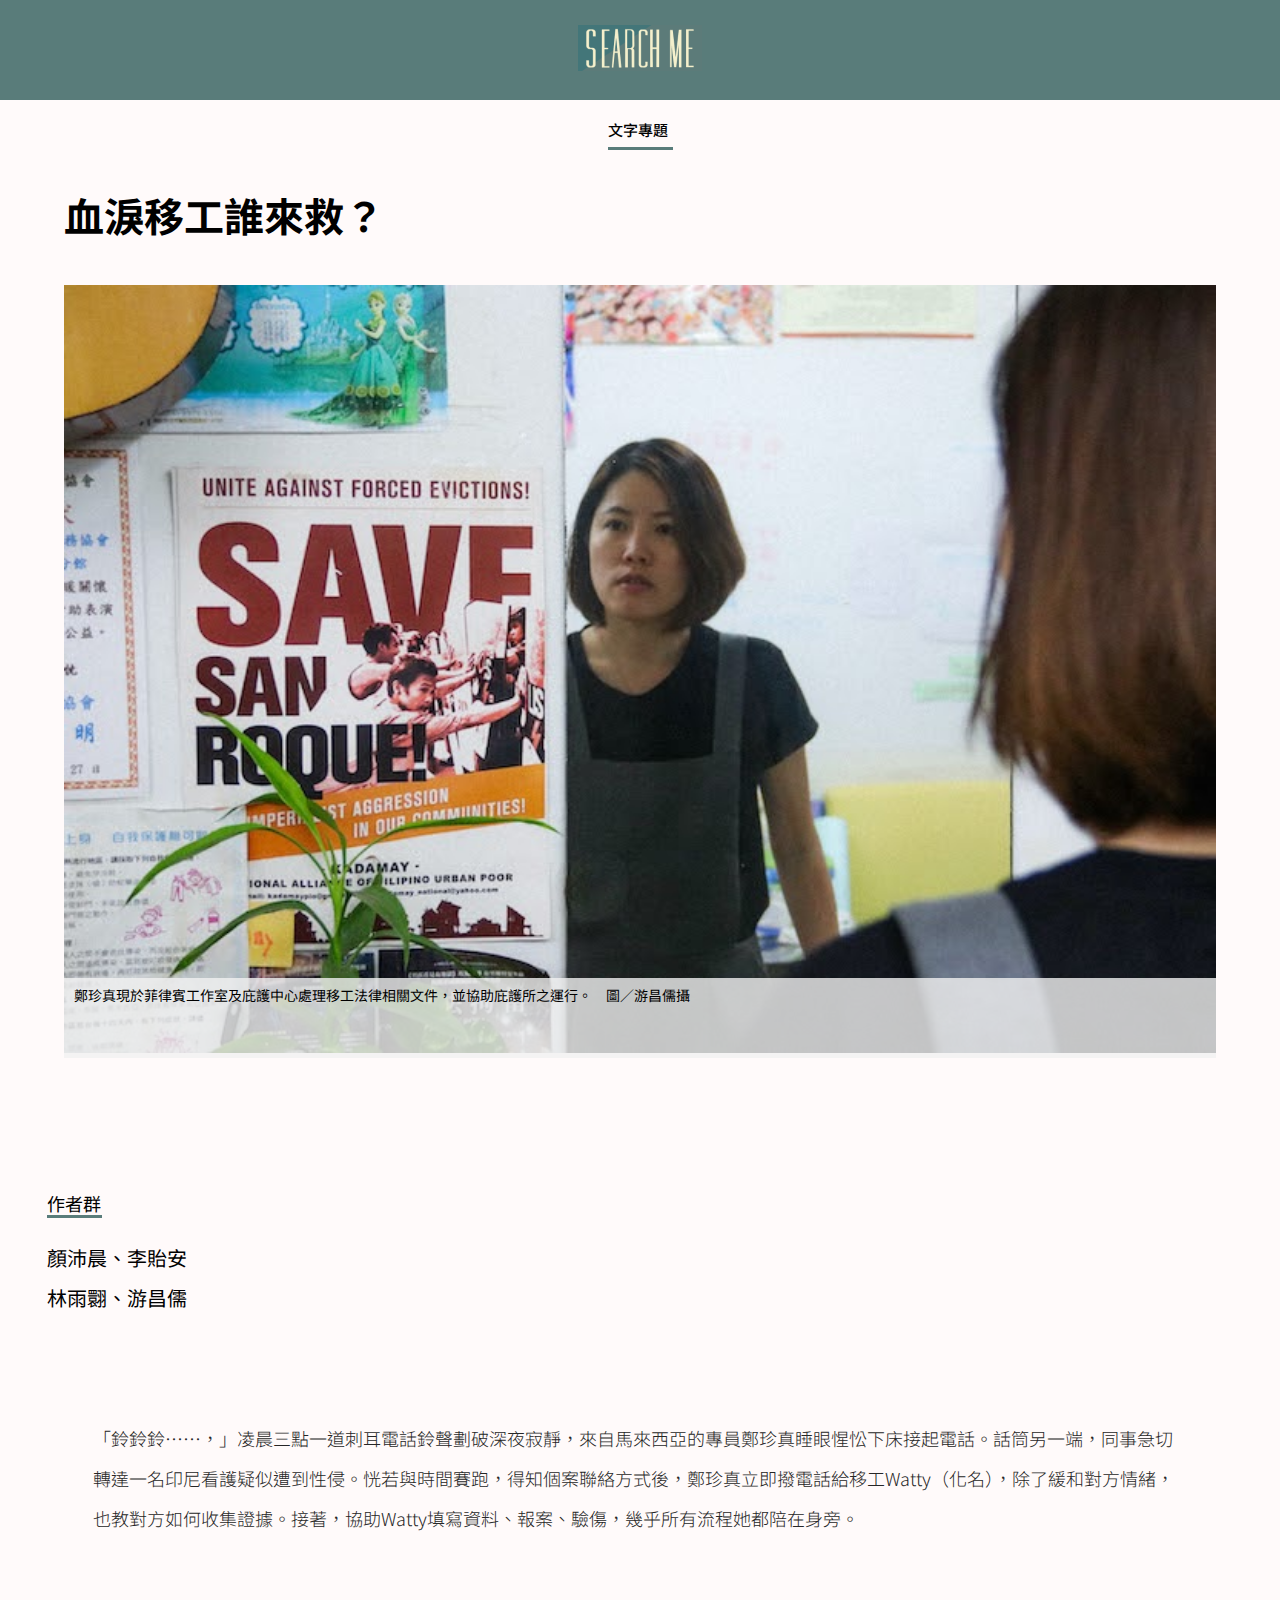
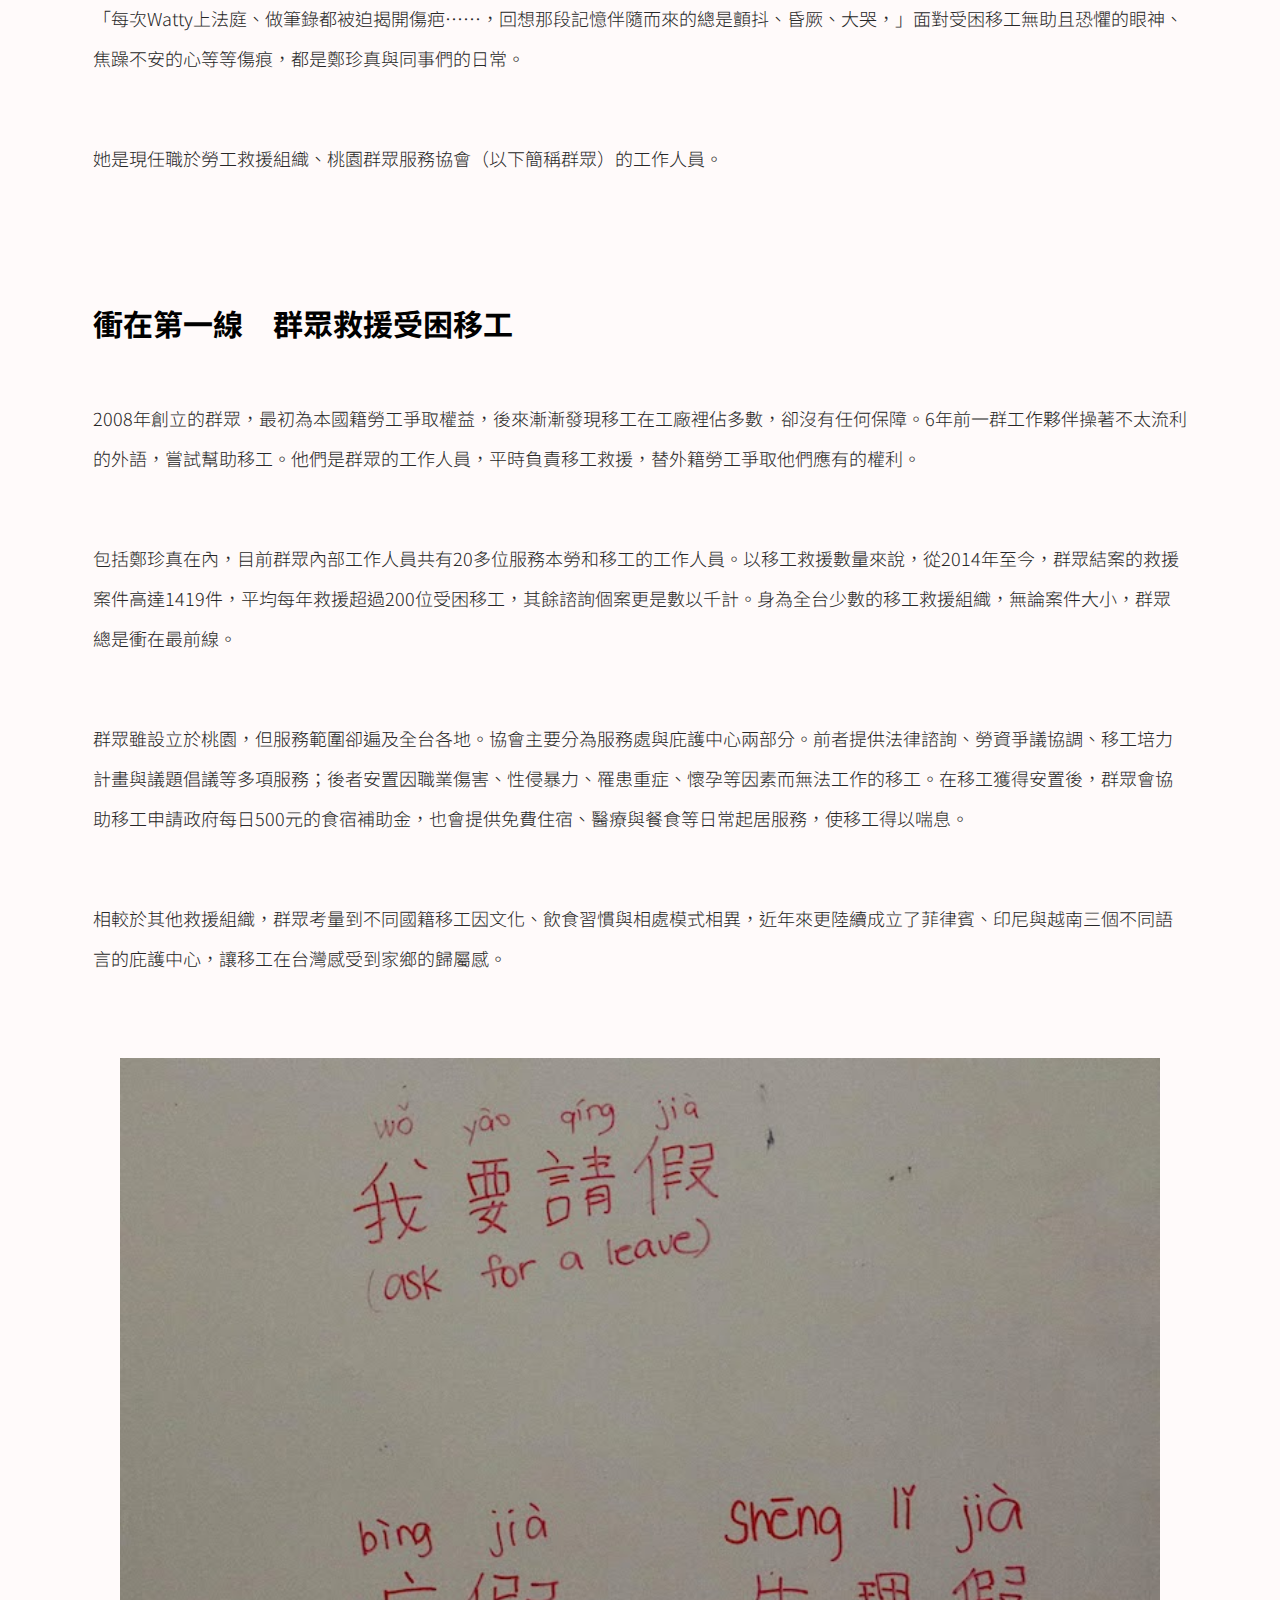
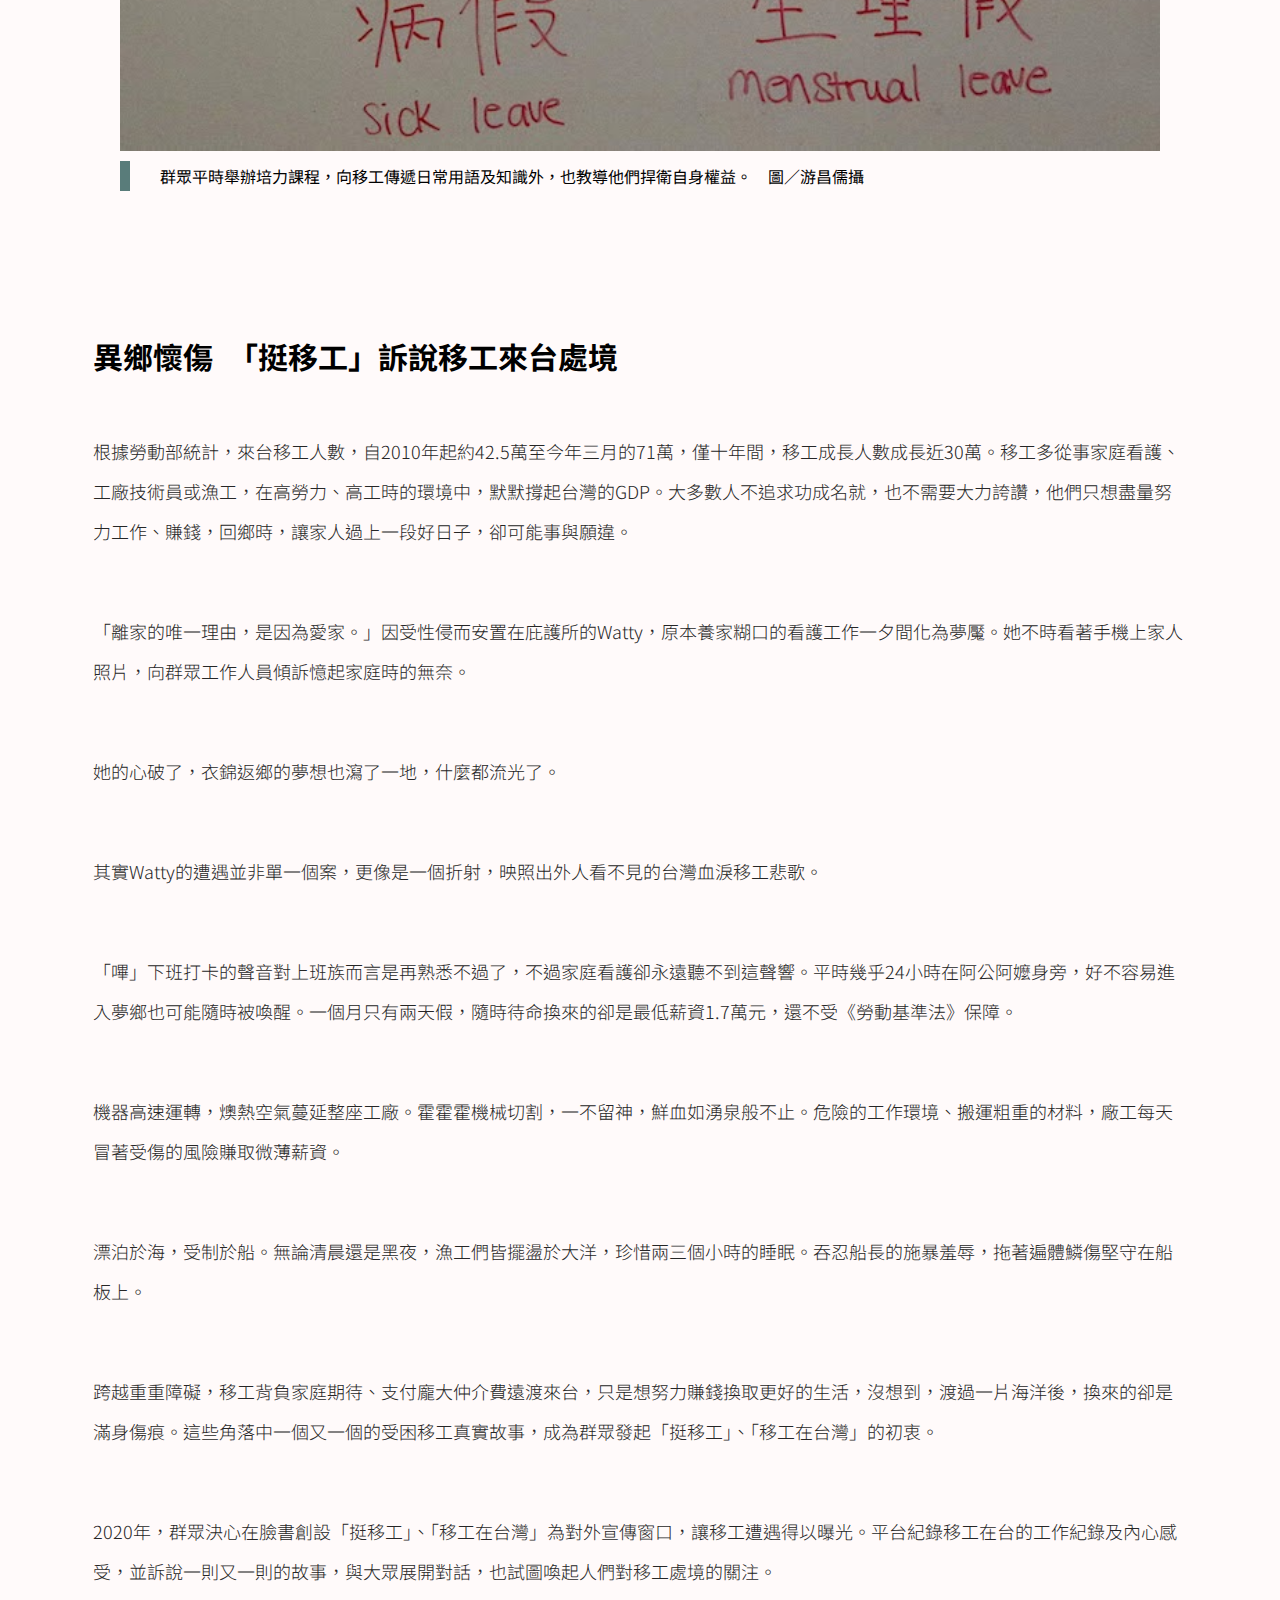
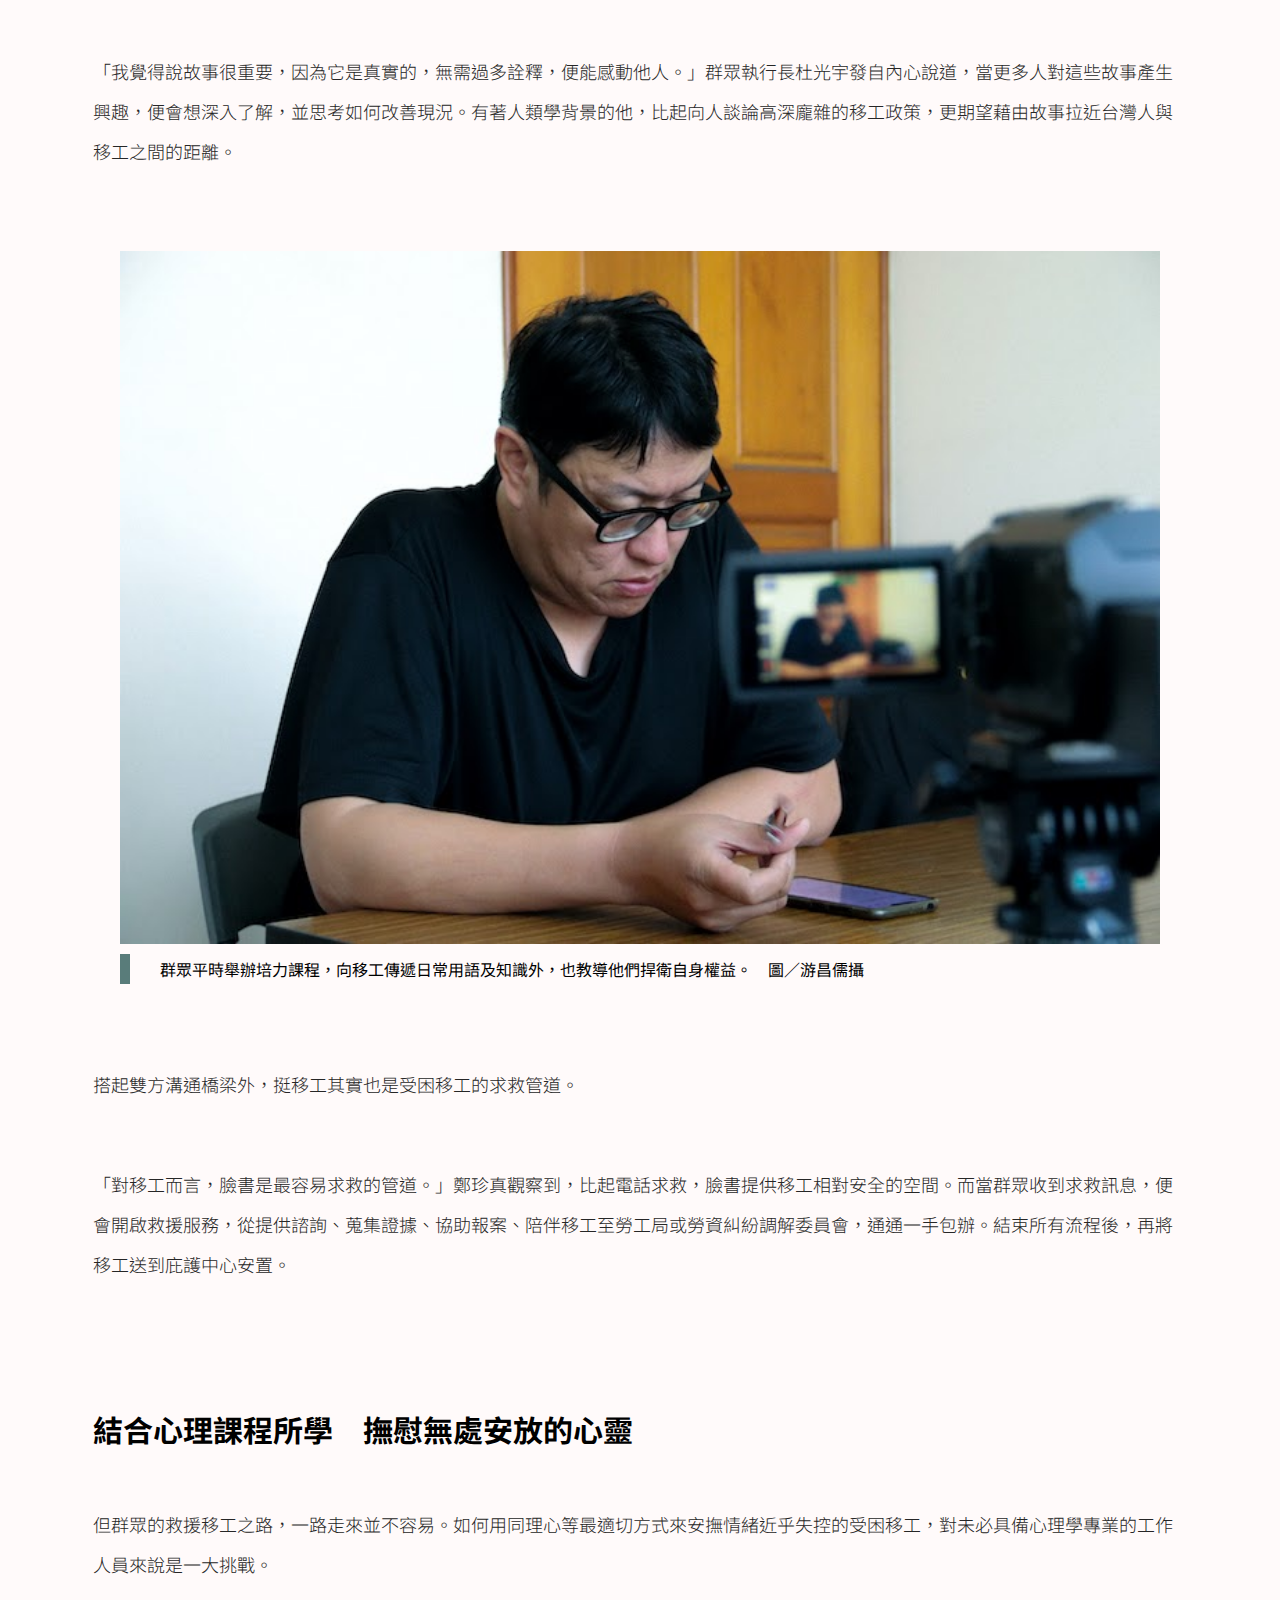
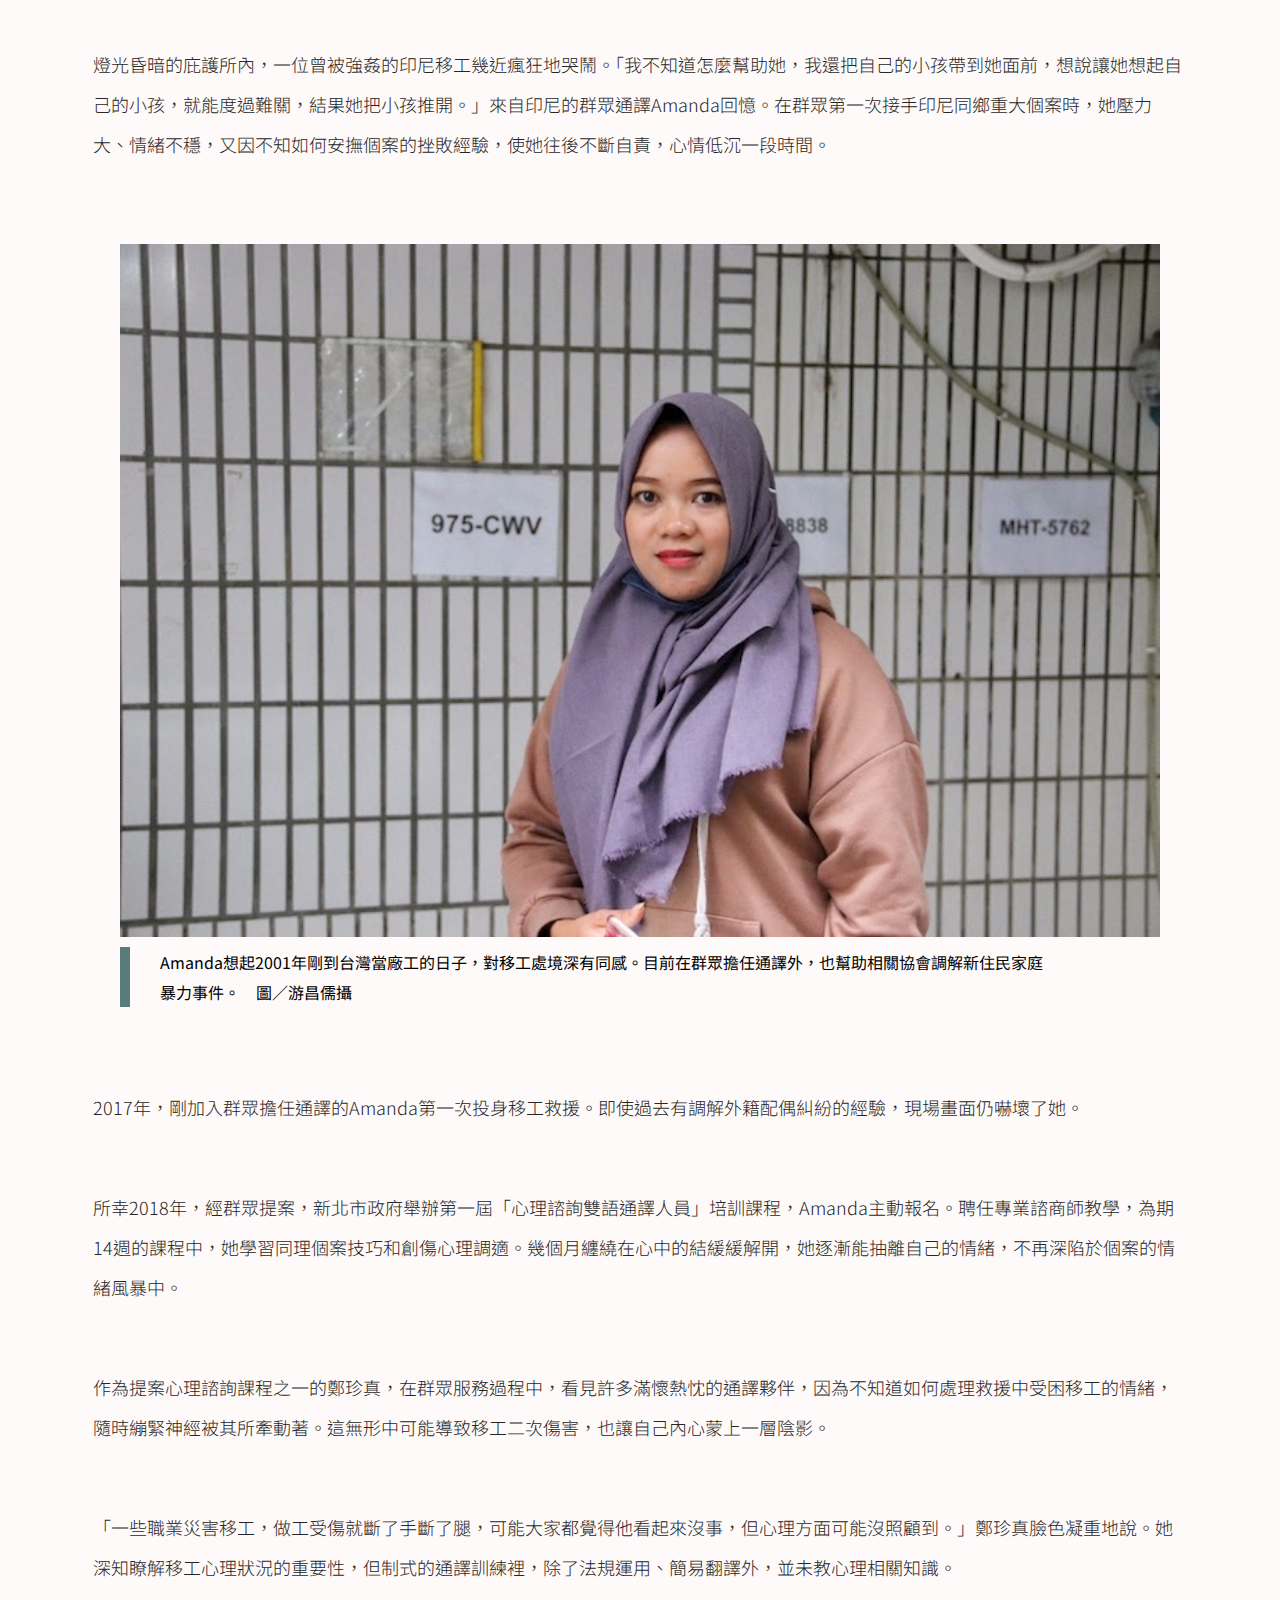
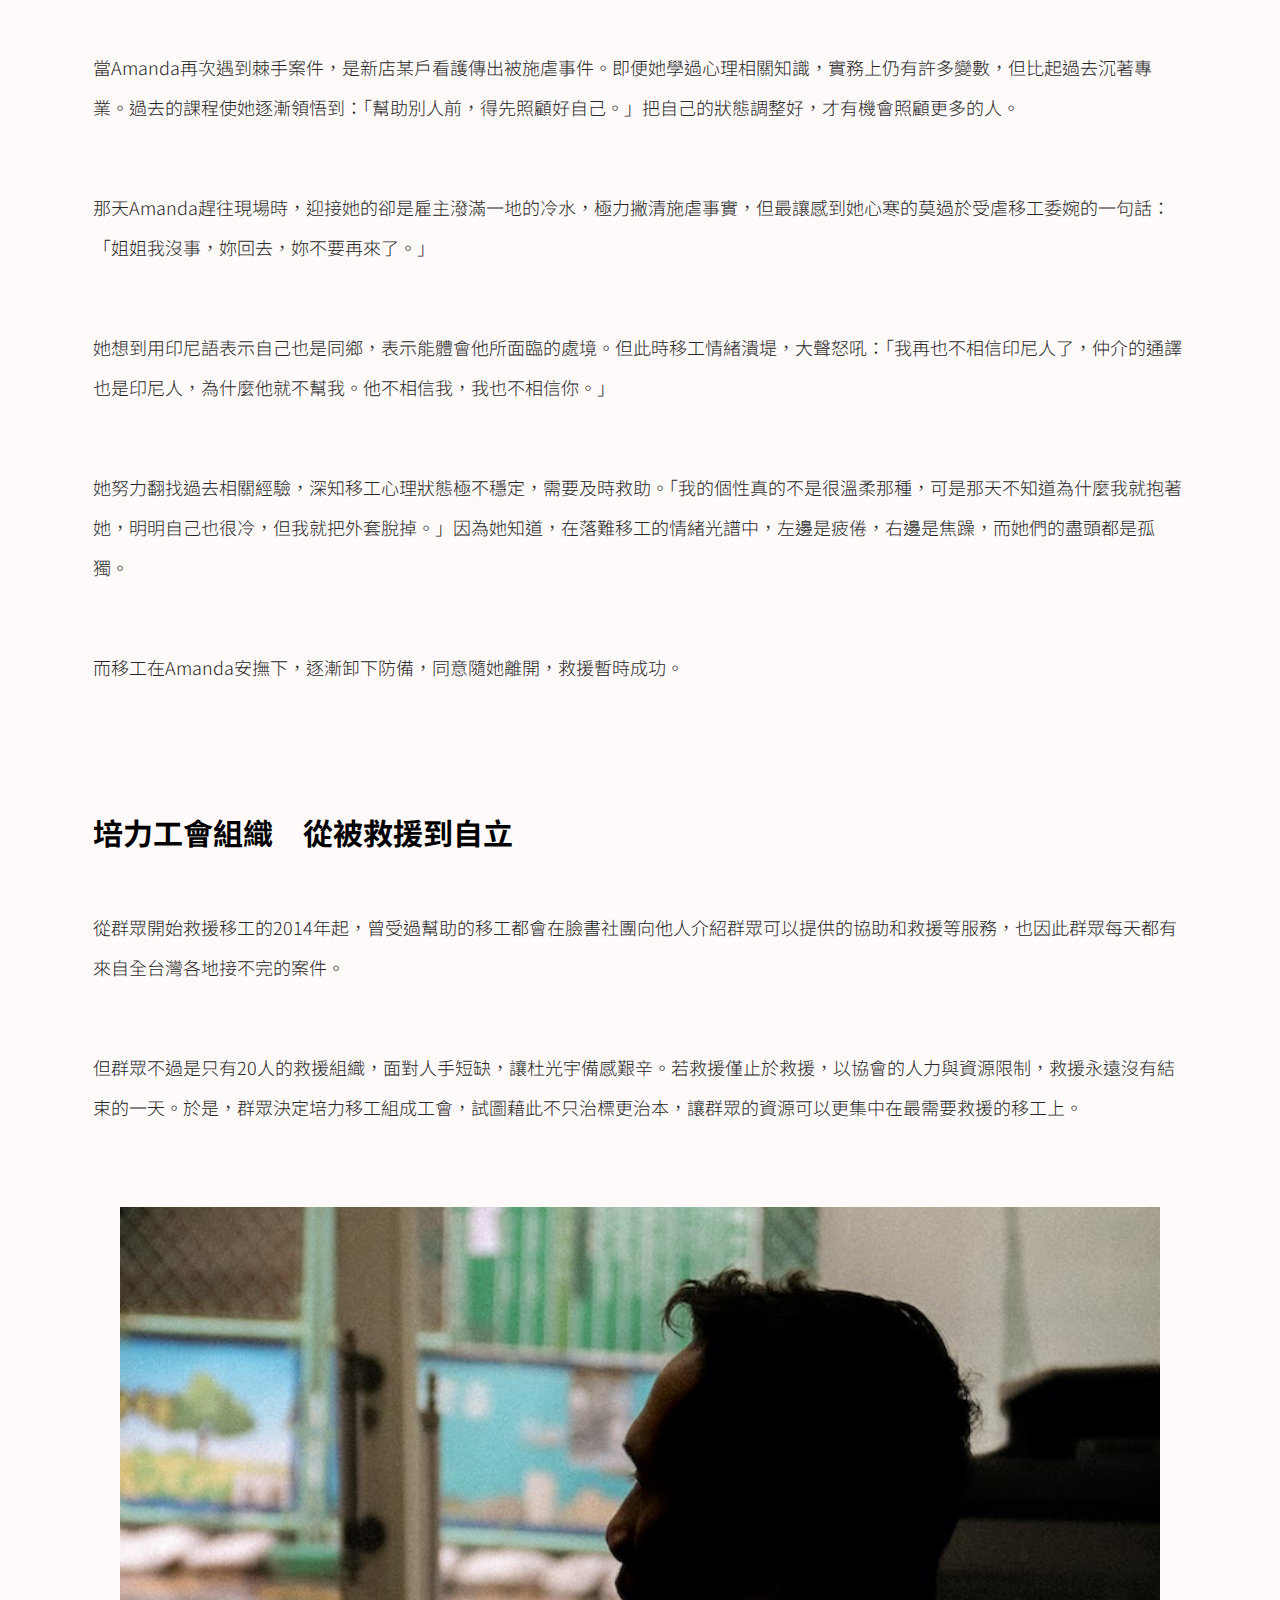
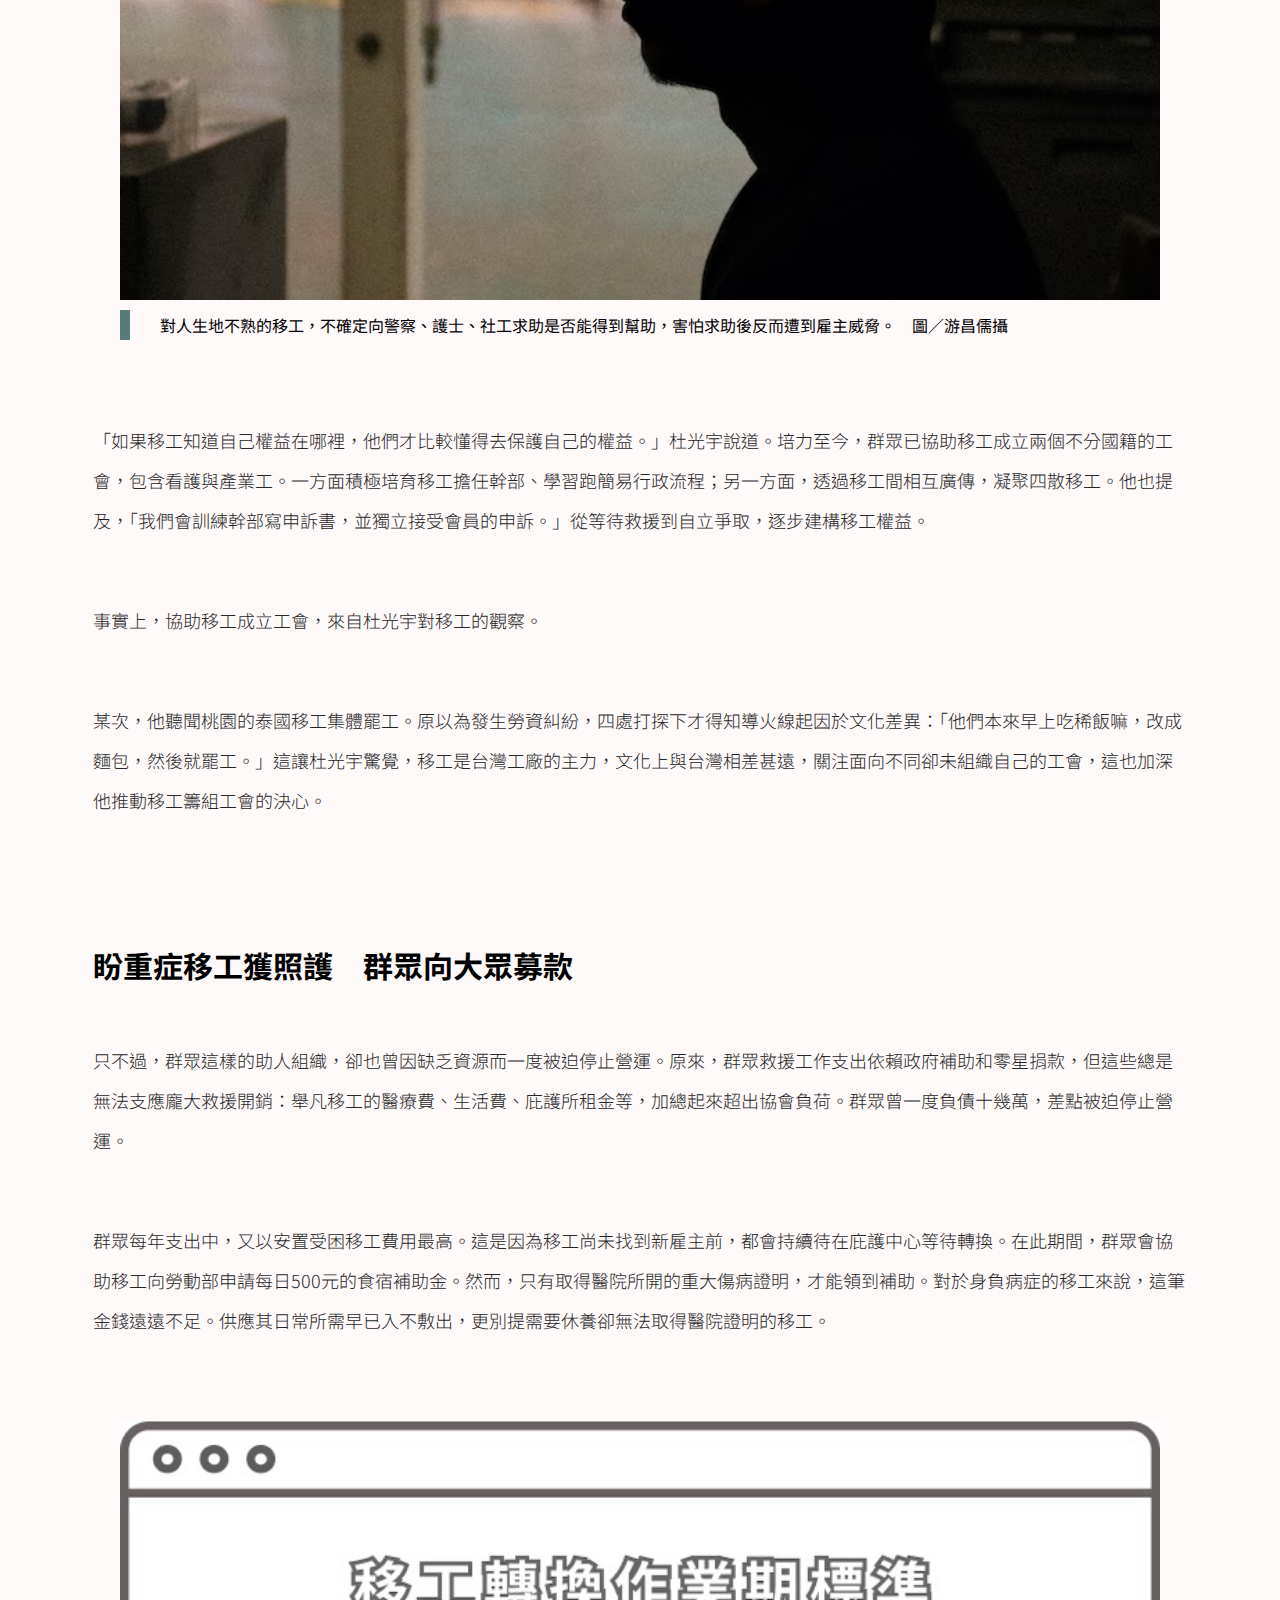
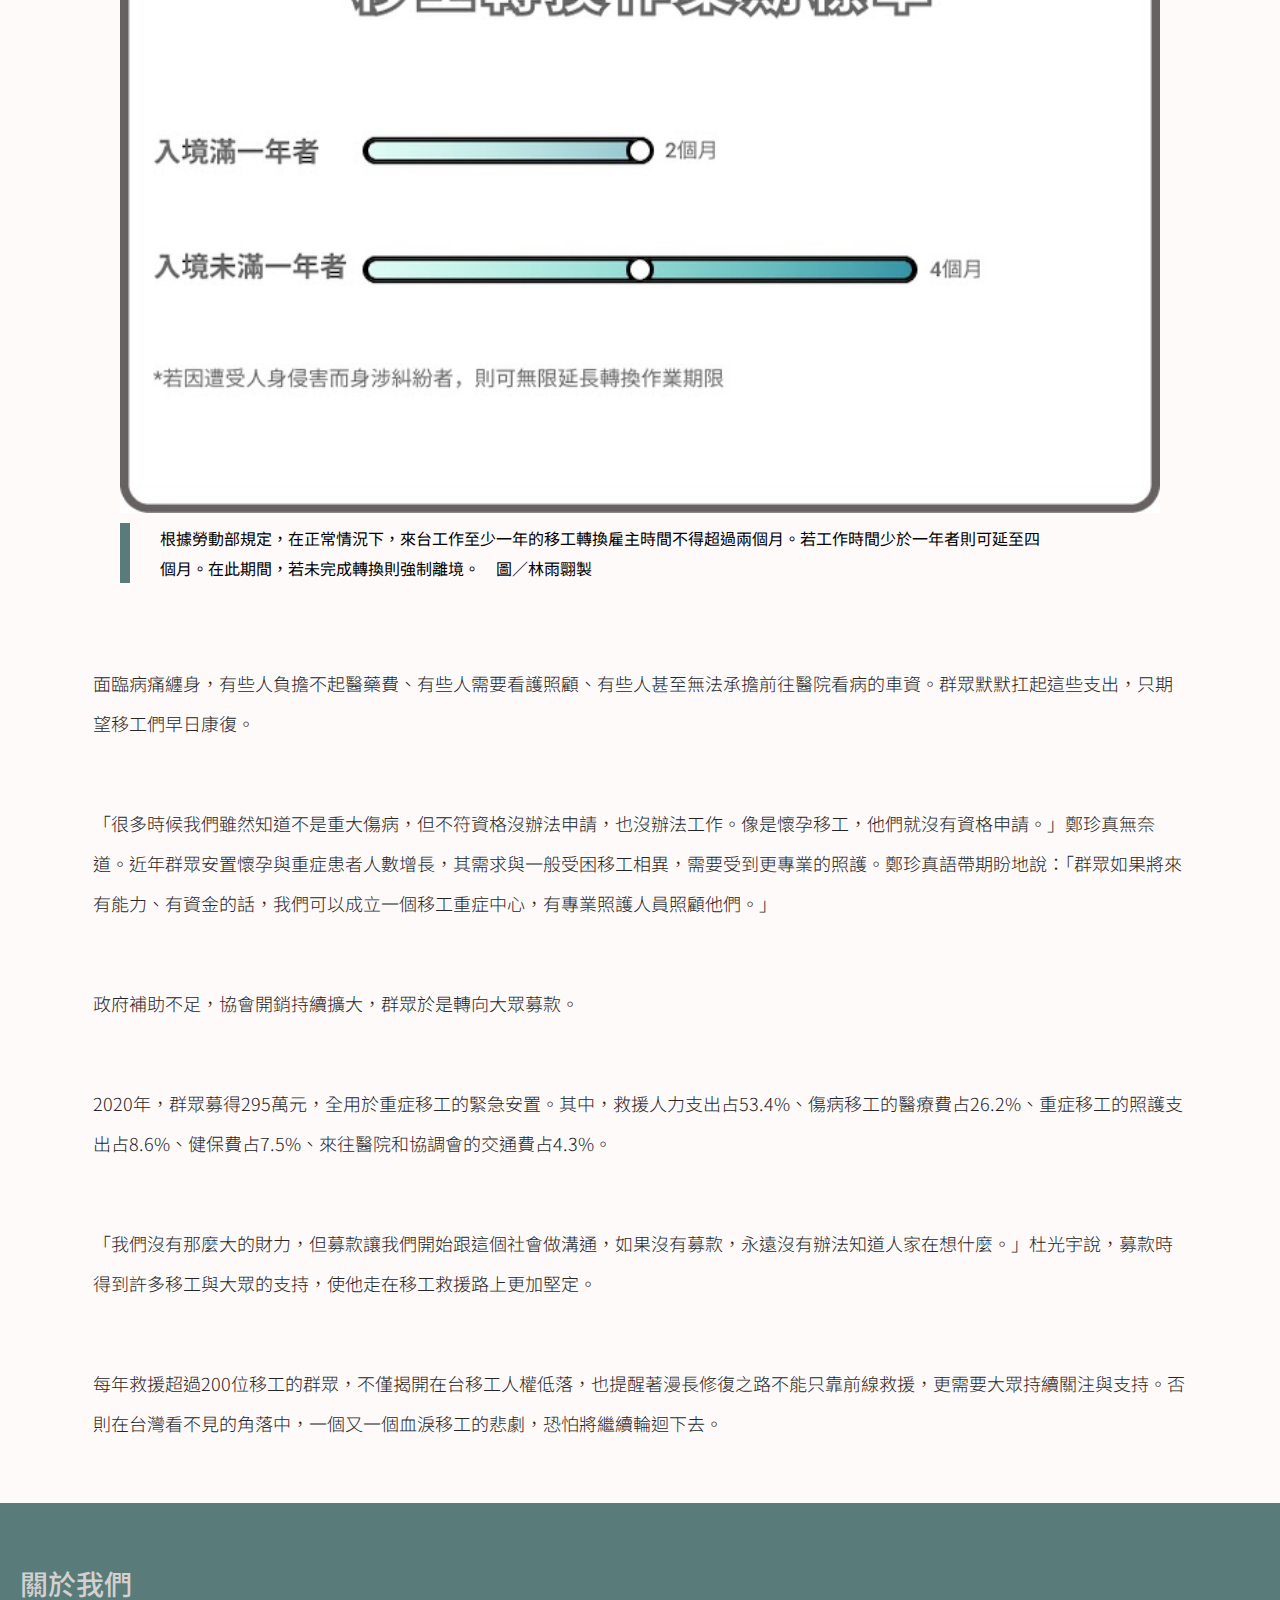
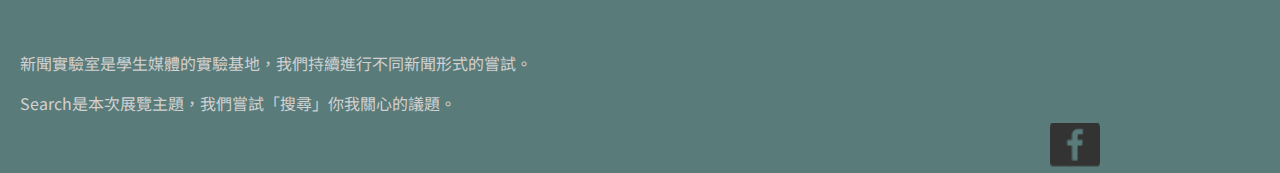
<file: 移工M.html>
<!DOCTYPE html>
<html lang="en">
<head>
    <meta charset="UTF-8">
    <meta name="viewport" content="width=device-width, initial-scale=1.0">
    <link rel="stylesheet" type="text/css" href="./文章頁-M.css">
    <title>血淚移工誰來救？</title>
    <link rel="preconnect" href="https://fonts.googleapis.com">
<link rel="preconnect" href="https://fonts.gstatic.com" crossorigin>
<link href="https://fonts.googleapis.com/css2?family=Noto+Sans+TC:wght@100;300;400;700&display=swap" rel="stylesheet">
</head>
<body>
    <div class="header">
        <a href="./index-M.html"><img src="heroimg.png"></img></a>
    </div>
    <div class="alltittle">
        文字專題
    </div>
    <h1>血淚移工誰來救？</h1>
    <div class="first-img">
        <img src="./Photo/移工-1.jpg">
        <div class="first-figcaption-box">
            <figcaption  style="font-size:14px;">鄭珍真現於菲律賓工作室及庇護中心處理移工法律相關文件，並協助庇護所之運行。　圖／游昌儒攝
            </figcaption>
        </div>
    </div>
    <div class="article">
        <div class="author">
        <div class="author-box"><p>作者群</p></div>     
                <p style="padding-top:20px;">顏沛晨、李貽安　林雨翾、游昌儒</p>
        </div>
    <p class="article-font">「鈴鈴鈴……，」凌晨三點一道刺耳電話鈴聲劃破深夜寂靜，來自馬來西亞的專員鄭珍真睡眼惺忪下床接起電話。話筒另一端，同事急切轉達一名印尼看護疑似遭到性侵。恍若與時間賽跑，得知個案聯絡方式後，鄭珍真立即撥電話給移工Watty（化名），除了緩和對方情緒，也教對方如何收集證據。接著，協助Watty填寫資料、報案、驗傷，幾乎所有流程她都陪在身旁。</p>
    <p class="article-font">「每次Watty上法庭、做筆錄都被迫揭開傷疤……，回想那段記憶伴隨而來的總是顫抖、昏厥、大哭，」面對受困移工無助且恐懼的眼神、焦躁不安的心等等傷痕，都是鄭珍真與同事們的日常。</p>
    <p class="article-font">她是現任職於勞工救援組織、桃園群眾服務協會（以下簡稱群眾）的工作人員。</p>
    <h2>衝在第一線　群眾救援受困移工</h2>
    <p class="article-font">2008年創立的群眾，最初為本國籍勞工爭取權益，後來漸漸發現移工在工廠裡佔多數，卻沒有任何保障。6年前一群工作夥伴操著不太流利的外語，嘗試幫助移工。他們是群眾的工作人員，平時負責移工救援，替外籍勞工爭取他們應有的權利。</p>
    <p class="article-font">包括鄭珍真在內，目前群眾內部工作人員共有20多位服務本勞和移工的工作人員。以移工救援數量來說，從2014年至今，群眾結案的救援案件高達1419件，平均每年救援超過200位受困移工，其餘諮詢個案更是數以千計。身為全台少數的移工救援組織，無論案件大小，群眾總是衝在最前線。</p>
    <p class="article-font">群眾雖設立於桃園，但服務範圍卻遍及全台各地。協會主要分為服務處與庇護中心兩部分。前者提供法律諮詢、勞資爭議協調、移工培力計畫與議題倡議等多項服務；後者安置因職業傷害、性侵暴力、罹患重症、懷孕等因素而無法工作的移工。在移工獲得安置後，群眾會協助移工申請政府每日500元的食宿補助金，也會提供免費住宿、醫療與餐食等日常起居服務，使移工得以喘息。</p>
    <p class="article-font">相較於其他救援組織，群眾考量到不同國籍移工因文化、飲食習慣與相處模式相異，近年來更陸續成立了菲律賓、印尼與越南三個不同語言的庇護中心，讓移工在台灣感受到家鄉的歸屬感。</p>
    <div class="div-caption">
        <div class="picture">
            <img src="./Photo/移工-2.jpg">
            <div class="caption">
                群眾平時舉辦培力課程，向移工傳遞日常用語及知識外，也教導他們捍衛自身權益。　圖／游昌儒攝
            </div>
        </div>
    </div>
    <h2>異鄉懷傷　「挺移工」訴說移工來台處境</h2>
    <p class="article-font">根據勞動部統計，來台移工人數，自2010年起約42.5萬至今年三月的71萬，僅十年間，移工成長人數成長近30萬。移工多從事家庭看護、工廠技術員或漁工，在高勞力、高工時的環境中，默默撐起台灣的GDP。大多數人不追求功成名就，也不需要大力誇讚，他們只想盡量努力工作、賺錢，回鄉時，讓家人過上一段好日子，卻可能事與願違。</p>
    <p class="article-font">「離家的唯一理由，是因為愛家。」因受性侵而安置在庇護所的Watty，原本養家糊口的看護工作一夕間化為夢魘。她不時看著手機上家人照片，向群眾工作人員傾訴憶起家庭時的無奈。</p>
    <p class="article-font">她的心破了，衣錦返鄉的夢想也瀉了一地，什麼都流光了。</p>
    <p class="article-font">其實Watty的遭遇並非單一個案，更像是一個折射，映照出外人看不見的台灣血淚移工悲歌。</p>
    <p class="article-font">「嗶」下班打卡的聲音對上班族而言是再熟悉不過了，不過家庭看護卻永遠聽不到這聲響。平時幾乎24小時在阿公阿嬤身旁，好不容易進入夢鄉也可能隨時被喚醒。一個月只有兩天假，隨時待命換來的卻是最低薪資1.7萬元，還不受《勞動基準法》保障。</p>
    <p class="article-font">機器高速運轉，燠熱空氣蔓延整座工廠。霍霍霍機械切割，一不留神，鮮血如湧泉般不止。危險的工作環境、搬運粗重的材料，廠工每天冒著受傷的風險賺取微薄薪資。</p>
    <p class="article-font">漂泊於海，受制於船。無論清晨還是黑夜，漁工們皆擺盪於大洋，珍惜兩三個小時的睡眠。吞忍船長的施暴羞辱，拖著遍體鱗傷堅守在船板上。</p>
    <p class="article-font">跨越重重障礙，移工背負家庭期待、支付龐大仲介費遠渡來台，只是想努力賺錢換取更好的生活，沒想到，渡過一片海洋後，換來的卻是滿身傷痕。這些角落中一個又一個的受困移工真實故事，成為群眾發起「挺移工」、「移工在台灣」的初衷。</p>
    <p class="article-font">2020年，群眾決心在臉書創設「挺移工」、「移工在台灣」為對外宣傳窗口，讓移工遭遇得以曝光。平台紀錄移工在台的工作紀錄及內心感受，並訴說一則又一則的故事，與大眾展開對話，也試圖喚起人們對移工處境的關注。</p>
    <p class="article-font">「我覺得說故事很重要，因為它是真實的，無需過多詮釋，便能感動他人。」群眾執行長杜光宇發自內心說道，當更多人對這些故事產生興趣，便會想深入了解，並思考如何改善現況。有著人類學背景的他，比起向人談論高深龐雜的移工政策，更期望藉由故事拉近台灣人與移工之間的距離。</p>
    <div class="div-caption">
        <div class="picture">
            <img src="./Photo/移工-3.jpg">
            <div class="caption">
                群眾平時舉辦培力課程，向移工傳遞日常用語及知識外，也教導他們捍衛自身權益。　圖／游昌儒攝
            </div>
        </div>
    </div>
    <p class="article-font">搭起雙方溝通橋梁外，挺移工其實也是受困移工的求救管道。</p>
    <p class="article-font">「對移工而言，臉書是最容易求救的管道。」鄭珍真觀察到，比起電話求救，臉書提供移工相對安全的空間。而當群眾收到求救訊息，便會開啟救援服務，從提供諮詢、蒐集證據、協助報案、陪伴移工至勞工局或勞資糾紛調解委員會，通通一手包辦。結束所有流程後，再將移工送到庇護中心安置。</p>
    <h2>結合心理課程所學　撫慰無處安放的心靈</h2>
    <p class="article-font">但群眾的救援移工之路，一路走來並不容易。如何用同理心等最適切方式來安撫情緒近乎失控的受困移工，對未必具備心理學專業的工作人員來說是一大挑戰。</p>
    <p class="article-font">燈光昏暗的庇護所內，一位曾被強姦的印尼移工幾近瘋狂地哭鬧。「我不知道怎麼幫助她，我還把自己的小孩帶到她面前，想說讓她想起自己的小孩，就能度過難關，結果她把小孩推開。」來自印尼的群眾通譯Amanda回憶。在群眾第一次接手印尼同鄉重大個案時，她壓力大、情緒不穩，又因不知如何安撫個案的挫敗經驗，使她往後不斷自責，心情低沉一段時間。</p>
    <div class="div-caption">
        <div class="picture">
            <img src="./Photo/移工-4.jpg">
            <div class="caption">
                Amanda想起2001年剛到台灣當廠工的日子，對移工處境深有同感。目前在群眾擔任通譯外，也幫助相關協會調解新住民家庭暴力事件。　圖／游昌儒攝
            </div>
        </div>
    </div>
    <p class="article-font">2017年，剛加入群眾擔任通譯的Amanda第一次投身移工救援。即使過去有調解外籍配偶糾紛的經驗，現場畫面仍嚇壞了她。</p>
    <p class="article-font">所幸2018年，經群眾提案，新北市政府舉辦第一屆「心理諮詢雙語通譯人員」培訓課程，Amanda主動報名。聘任專業諮商師教學，為期14週的課程中，她學習同理個案技巧和創傷心理調適。幾個月纏繞在心中的結緩緩解開，她逐漸能抽離自己的情緒，不再深陷於個案的情緒風暴中。</p>
    <p class="article-font">作為提案心理諮詢課程之一的鄭珍真，在群眾服務過程中，看見許多滿懷熱忱的通譯夥伴，因為不知道如何處理救援中受困移工的情緒，隨時繃緊神經被其所牽動著。這無形中可能導致移工二次傷害，也讓自己內心蒙上一層陰影。</p>
    <p class="article-font">「一些職業災害移工，做工受傷就斷了手斷了腿，可能大家都覺得他看起來沒事，但心理方面可能沒照顧到。」鄭珍真臉色凝重地說。她深知瞭解移工心理狀況的重要性，但制式的通譯訓練裡，除了法規運用、簡易翻譯外，並未教心理相關知識。</p>
    <p class="article-font">當Amanda再次遇到棘手案件，是新店某戶看護傳出被施虐事件。即便她學過心理相關知識，實務上仍有許多變數，但比起過去沉著專業。過去的課程使她逐漸領悟到：「幫助別人前，得先照顧好自己。」把自己的狀態調整好，才有機會照顧更多的人。</p>
    <p class="article-font">那天Amanda趕往現場時，迎接她的卻是雇主潑滿一地的冷水，極力撇清施虐事實，但最讓感到她心寒的莫過於受虐移工委婉的一句話：「姐姐我沒事，妳回去，妳不要再來了。」</p>
    <p class="article-font">她想到用印尼語表示自己也是同鄉，表示能體會他所面臨的處境。但此時移工情緒潰堤，大聲怒吼：「我再也不相信印尼人了，仲介的通譯也是印尼人，為什麼他就不幫我。他不相信我，我也不相信你。」</p>
    <p class="article-font">她努力翻找過去相關經驗，深知移工心理狀態極不穩定，需要及時救助。「我的個性真的不是很溫柔那種，可是那天不知道為什麼我就抱著她，明明自己也很冷，但我就把外套脫掉。」因為她知道，在落難移工的情緒光譜中，左邊是疲倦，右邊是焦躁，而她們的盡頭都是孤獨。</p>
    <p class="article-font">而移工在Amanda安撫下，逐漸卸下防備，同意隨她離開，救援暫時成功。</p>
    <h2>培力工會組織　從被救援到自立</h2>
    <p class="article-font">從群眾開始救援移工的2014年起，曾受過幫助的移工都會在臉書社團向他人介紹群眾可以提供的協助和救援等服務，也因此群眾每天都有來自全台灣各地接不完的案件。</p>
    <p class="article-font">但群眾不過是只有20人的救援組織，面對人手短缺，讓杜光宇備感艱辛。若救援僅止於救援，以協會的人力與資源限制，救援永遠沒有結束的一天。於是，群眾決定培力移工組成工會，試圖藉此不只治標更治本，讓群眾的資源可以更集中在最需要救援的移工上。</p>
    <div class="div-caption">
        <div class="picture">
            <img src="./Photo/移工-5.jpg">
            <div class="caption">
                對人生地不熟的移工，不確定向警察、護士、社工求助是否能得到幫助，害怕求助後反而遭到雇主威脅。　圖／游昌儒攝
            </div>
        </div>
    </div>
    <p class="article-font">「如果移工知道自己權益在哪裡，他們才比較懂得去保護自己的權益。」杜光宇說道。培力至今，群眾已協助移工成立兩個不分國籍的工會，包含看護與產業工。一方面積極培育移工擔任幹部、學習跑簡易行政流程；另一方面，透過移工間相互廣傳，凝聚四散移工。他也提及，「我們會訓練幹部寫申訴書，並獨立接受會員的申訴。」從等待救援到自立爭取，逐步建構移工權益。</p>
    <p class="article-font">事實上，協助移工成立工會，來自杜光宇對移工的觀察。</p>
    <p class="article-font">某次，他聽聞桃園的泰國移工集體罷工。原以為發生勞資糾紛，四處打探下才得知導火線起因於文化差異：「他們本來早上吃稀飯嘛，改成麵包，然後就罷工。」這讓杜光宇驚覺，移工是台灣工廠的主力，文化上與台灣相差甚遠，關注面向不同卻未組織自己的工會，這也加深他推動移工籌組工會的決心。</p>
    <h2>盼重症移工獲照護　群眾向大眾募款</h2>
    <p class="article-font">只不過，群眾這樣的助人組織，卻也曾因缺乏資源而一度被迫停止營運。原來，群眾救援工作支出依賴政府補助和零星捐款，但這些總是無法支應龐大救援開銷：舉凡移工的醫療費、生活費、庇護所租金等，加總起來超出協會負荷。群眾曾一度負債十幾萬，差點被迫停止營運。</p>
    <p class="article-font">群眾每年支出中，又以安置受困移工費用最高。這是因為移工尚未找到新雇主前，都會持續待在庇護中心等待轉換。在此期間，群眾會協助移工向勞動部申請每日500元的食宿補助金。然而，只有取得醫院所開的重大傷病證明，才能領到補助。對於身負病症的移工來說，這筆金錢遠遠不足。供應其日常所需早已入不敷出，更別提需要休養卻無法取得醫院證明的移工。</p>
    <div class="div-caption">
        <div class="picture">
            <img src="./Photo/移工-6.jpg">
            <div class="caption">
                根據勞動部規定，在正常情況下，來台工作至少一年的移工轉換雇主時間不得超過兩個月。若工作時間少於一年者則可延至四個月。在此期間，若未完成轉換則強制離境。　圖／林雨翾製
            </div>
        </div>
    </div>
    <p class="article-font">面臨病痛纏身，有些人負擔不起醫藥費、有些人需要看護照顧、有些人甚至無法承擔前往醫院看病的車資。群眾默默扛起這些支出，只期望移工們早日康復。</p>
    <p class="article-font">「很多時候我們雖然知道不是重大傷病，但不符資格沒辦法申請，也沒辦法工作。像是懷孕移工，他們就沒有資格申請。」鄭珍真無奈道。近年群眾安置懷孕與重症患者人數增長，其需求與一般受困移工相異，需要受到更專業的照護。鄭珍真語帶期盼地說：「群眾如果將來有能力、有資金的話，我們可以成立一個移工重症中心，有專業照護人員照顧他們。」</p>
    <p class="article-font">政府補助不足，協會開銷持續擴大，群眾於是轉向大眾募款。</p>
    <p class="article-font">2020年，群眾募得295萬元，全用於重症移工的緊急安置。其中，救援人力支出占53.4%、傷病移工的醫療費占26.2%、重症移工的照護支出占8.6%、健保費占7.5%、來往醫院和協調會的交通費占4.3%。</p>
    <p class="article-font">「我們沒有那麼大的財力，但募款讓我們開始跟這個社會做溝通，如果沒有募款，永遠沒有辦法知道人家在想什麼。」杜光宇說，募款時得到許多移工與大眾的支持，使他走在移工救援路上更加堅定。</p>
    <p class="article-font">每年救援超過200位移工的群眾，不僅揭開在台移工人權低落，也提醒著漫長修復之路不能只靠前線救援，更需要大眾持續關注與支持。否則在台灣看不見的角落中，一個又一個血淚移工的悲劇，恐怕將繼續輪迴下去。</p>
</div>
<div class="footer">
    <h3>
        關於我們
    </h3>
    <p>新聞實驗室是學生媒體的實驗基地，我們持續進行不同新聞形式的嘗試。<br>
        Search是本次展覽主題，我們嘗試「搜尋」你我關心的議題。</p>
        <a href="https://www.facebook.com/nccunewslab">
            <div class="tool2">
                <img src="./FB.png" style="width:100%">
            </div>
        </a>
</div>
</body>
</html>
</file>
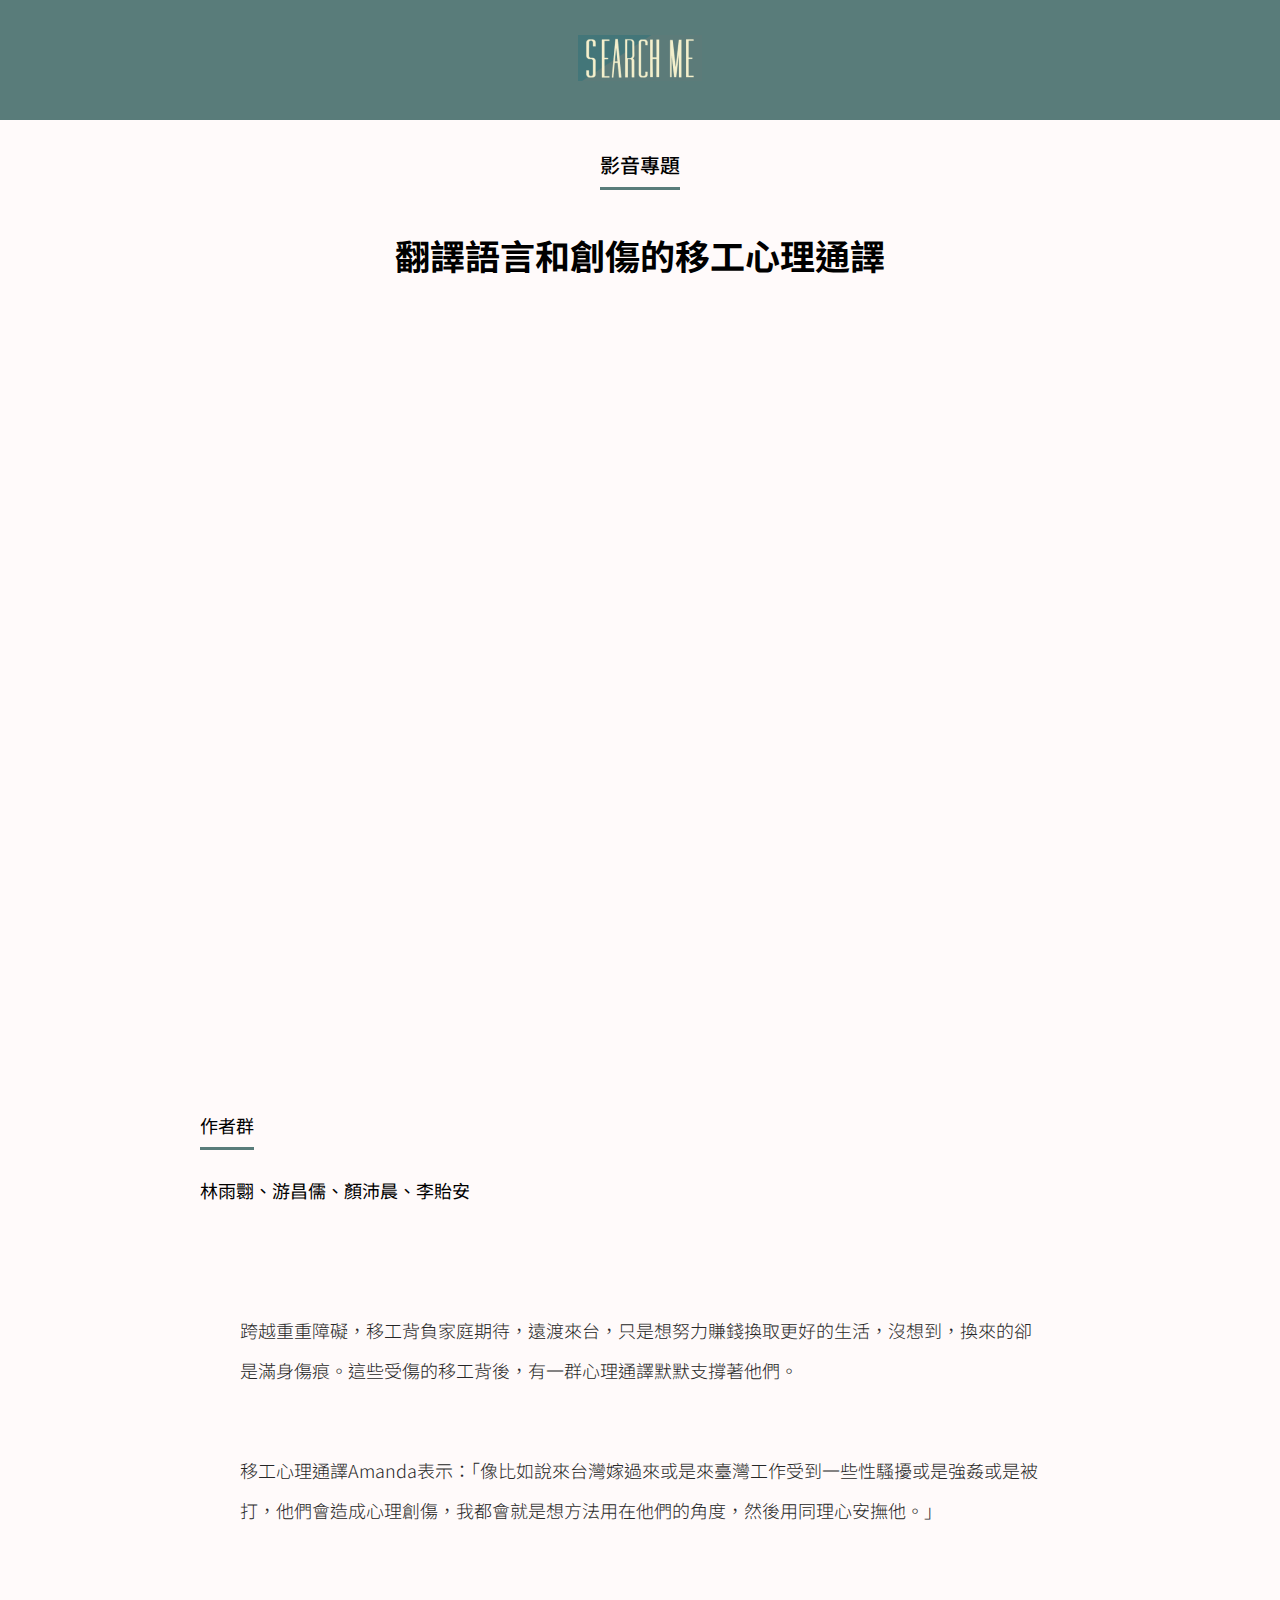
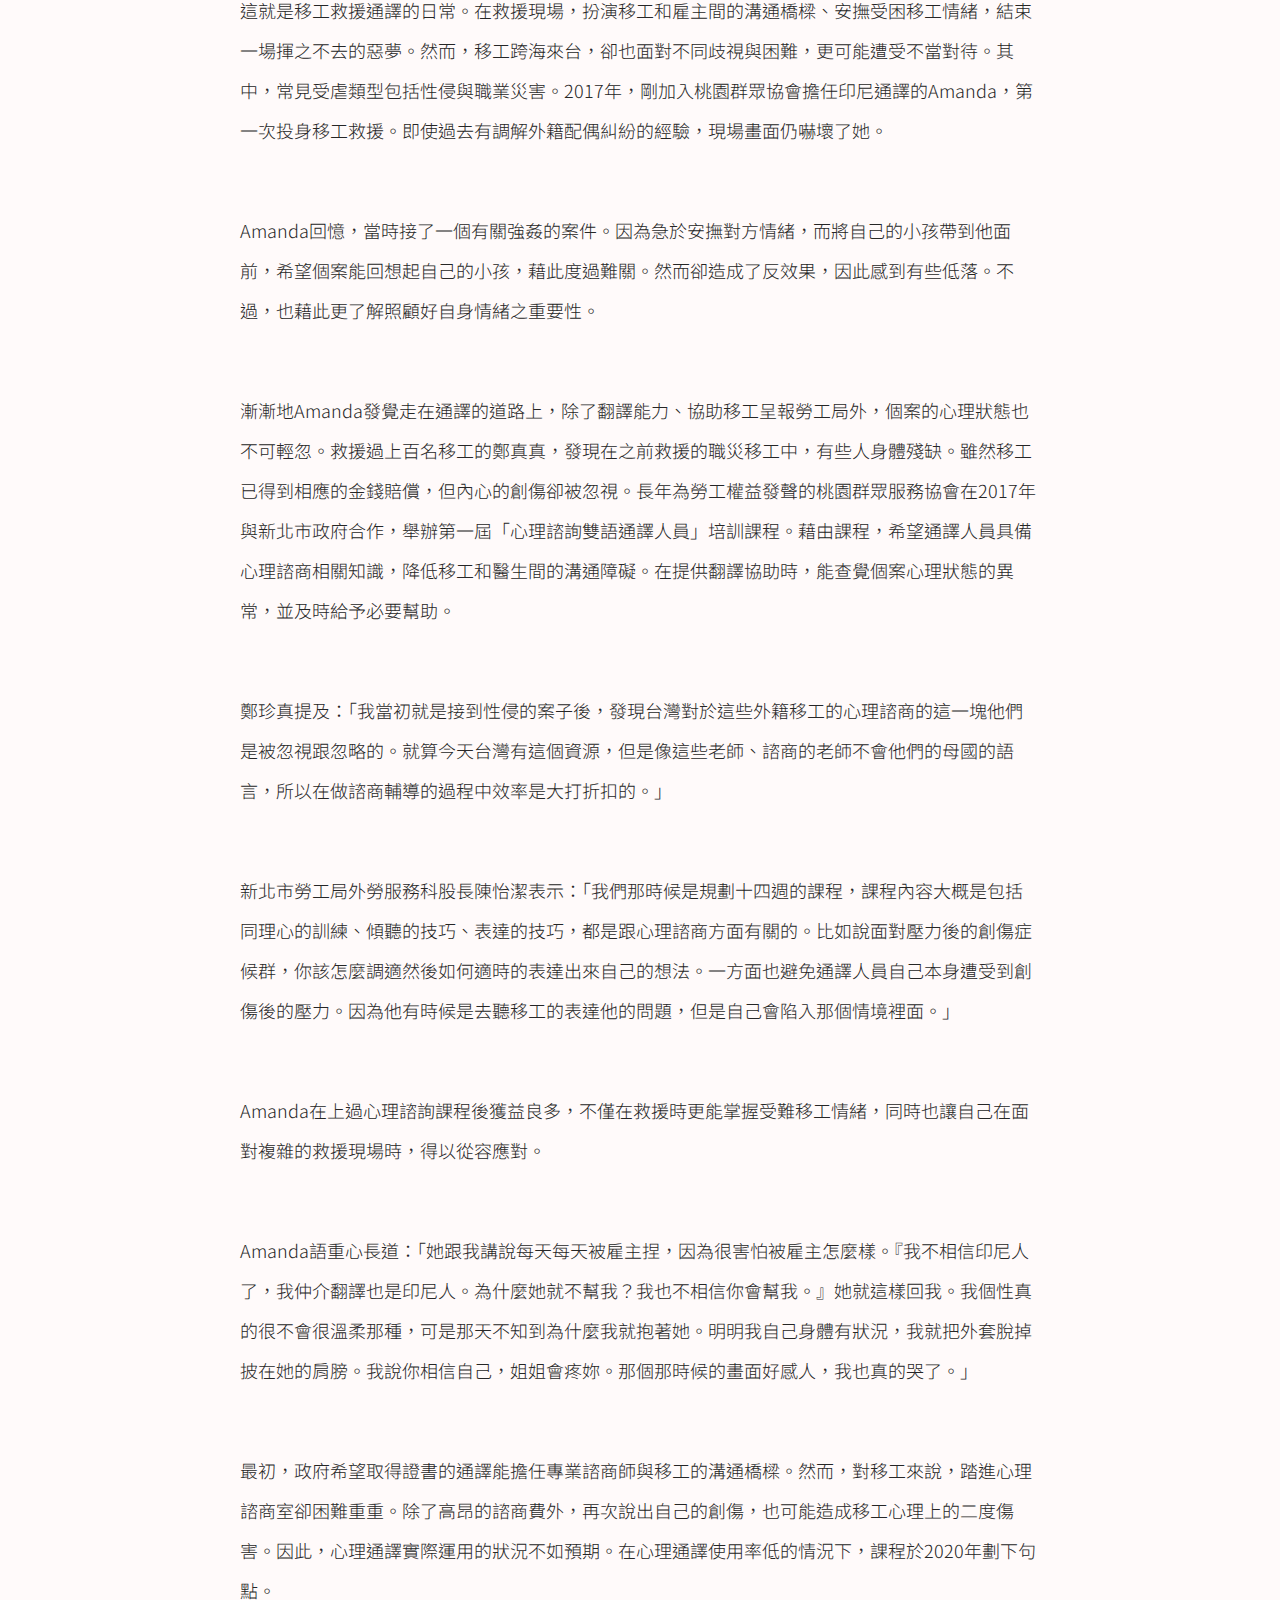
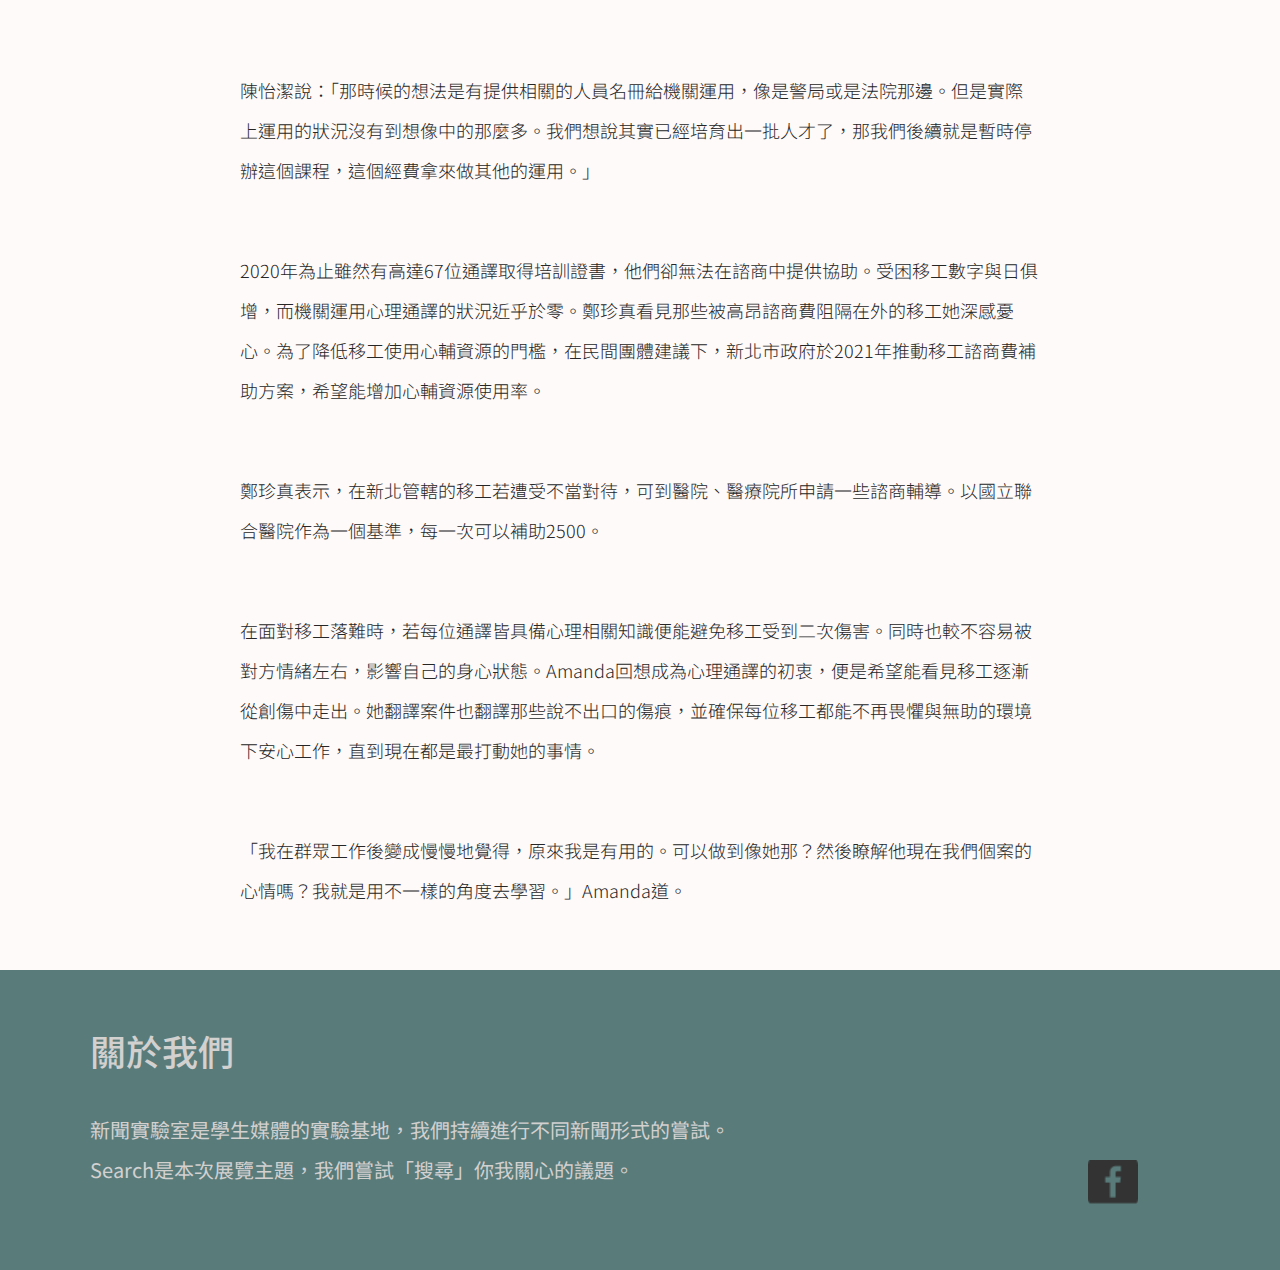
<file: 移工影音-d.html>
<!DOCTYPE html>
<html lang="en">

<head>
    <meta charset="UTF-8">
    <meta name="viewport" content="width=device-width, initial-scale=1.0">
    <link rel="stylesheet" type="text/css" href="./文章頁-D.css">
    <title>翻譯語言和創傷的移工心理通譯</title>
    <link rel="preconnect" href="https://fonts.googleapis.com">
    <link rel="preconnect" href="https://fonts.gstatic.com" crossorigin>
    <link href="https://fonts.googleapis.com/css2?family=Noto+Sans+TC:wght@100;300;400;700&display=swap"
        rel="stylesheet">
</head>

<body>
    <div class="header">
        <a href="./index-D.html"><img src="heroimg.png"></img></a>
    </div>
    <div class="alltittle">
        影音專題
    </div>
    <h1>翻譯語言和創傷的移工心理通譯</h1>
    <div class="uvideo"><iframe width="560" height="315" src="https://www.youtube.com/embed/-inDHTYIwVA" title="YouTube video player" frameborder="0" allow="accelerometer; autoplay; clipboard-write; encrypted-media; gyroscope; picture-in-picture" allowfullscreen></iframe></div>
    <div class="article">
        <div class="author">
            <div class="author-box">
                <p>作者群</p>
            </div>
            <p style="padding-top:20px;">林雨翾、游昌儒、顏沛晨、李貽安</p>
        </div>
        <p class="article-font">跨越重重障礙，移工背負家庭期待，遠渡來台，只是想努力賺錢換取更好的生活，沒想到，換來的卻是滿身傷痕。這些受傷的移工背後，有一群心理通譯默默支撐著他們。</p>
        <p class="article-font">
            移工心理通譯Amanda表示：「像比如說來台灣嫁過來或是來臺灣工作受到一些性騷擾或是強姦或是被打，他們會造成心理創傷，我都會就是想方法用在他們的角度，然後用同理心安撫他。」
        </p>
        <p class="article-font">這就是移工救援通譯的日常。在救援現場，扮演移工和雇主間的溝通橋樑、安撫受困移工情緒，結束一場揮之不去的惡夢。然而，移工跨海來台，卻也面對不同歧視與困難，更可能遭受不當對待。其中，常見受虐類型包括性侵與職業災害。2017年，剛加入桃園群眾協會擔任印尼通譯的Amanda，第一次投身移工救援。即使過去有調解外籍配偶糾紛的經驗，現場畫面仍嚇壞了她。</p>
        <p class="article-font">Amanda回憶，當時接了一個有關強姦的案件。因為急於安撫對方情緒，而將自己的小孩帶到他面前，希望個案能回想起自己的小孩，藉此度過難關。然而卻造成了反效果，因此感到有些低落。不過，也藉此更了解照顧好自身情緒之重要性。</p>
        <p class="article-font">漸漸地Amanda發覺走在通譯的道路上，除了翻譯能力、協助移工呈報勞工局外，個案的心理狀態也不可輕忽。救援過上百名移工的鄭真真，發現在之前救援的職災移工中，有些人身體殘缺。雖然移工已得到相應的金錢賠償，但內心的創傷卻被忽視。長年為勞工權益發聲的桃園群眾服務協會在2017年與新北市政府合作，舉辦第一屆「心理諮詢雙語通譯人員」培訓課程。藉由課程，希望通譯人員具備心理諮商相關知識，降低移工和醫生間的溝通障礙。在提供翻譯協助時，能查覺個案心理狀態的異常，並及時給予必要幫助。</p>
        <p class="article-font">鄭珍真提及：「我當初就是接到性侵的案子後，發現台灣對於這些外籍移工的心理諮商的這一塊他們是被忽視跟忽略的。就算今天台灣有這個資源，但是像這些老師、諮商的老師不會他們的母國的語言，所以在做諮商輔導的過程中效率是大打折扣的。」</p>
        <p class="article-font">新北市勞工局外勞服務科股長陳怡潔表示：「我們那時候是規劃十四週的課程，課程內容大概是包括同理心的訓練、傾聽的技巧、表達的技巧，都是跟心理諮商方面有關的。比如說面對壓力後的創傷症候群，你該怎麼調適然後如何適時的表達出來自己的想法。一方面也避免通譯人員自己本身遭受到創傷後的壓力。因為他有時候是去聽移工的表達他的問題，但是自己會陷入那個情境裡面。」</p>
        <p class="article-font">Amanda在上過心理諮詢課程後獲益良多，不僅在救援時更能掌握受難移工情緒，同時也讓自己在面對複雜的救援現場時，得以從容應對。</p>
        <p class="article-font">Amanda語重心長道：「她跟我講說每天每天被雇主捏，因為很害怕被雇主怎麼樣。『我不相信印尼人了，我仲介翻譯也是印尼人。為什麼她就不幫我？我也不相信你會幫我。』她就這樣回我。我個性真的很不會很溫柔那種，可是那天不知到為什麼我就抱著她。明明我自己身體有狀況，我就把外套脫掉披在她的肩膀。我說你相信自己，姐姐會疼妳。那個那時候的畫面好感人，我也真的哭了。」</p>
        <p class="article-font">最初，政府希望取得證書的通譯能擔任專業諮商師與移工的溝通橋樑。然而，對移工來說，踏進心理諮商室卻困難重重。除了高昂的諮商費外，再次說出自己的創傷，也可能造成移工心理上的二度傷害。因此，心理通譯實際運用的狀況不如預期。在心理通譯使用率低的情況下，課程於2020年劃下句點。</p>
        <p class="article-font">陳怡潔說：「那時候的想法是有提供相關的人員名冊給機關運用，像是警局或是法院那邊。但是實際上運用的狀況沒有到想像中的那麼多。我們想說其實已經培育出一批人才了，那我們後續就是暫時停辦這個課程，這個經費拿來做其他的運用。」</p>
        <p class="article-font">2020年為止雖然有高達67位通譯取得培訓證書，他們卻無法在諮商中提供協助。受困移工數字與日俱增，而機關運用心理通譯的狀況近乎於零。鄭珍真看見那些被高昂諮商費阻隔在外的移工她深感憂心。為了降低移工使用心輔資源的門檻，在民間團體建議下，新北市政府於2021年推動移工諮商費補助方案，希望能增加心輔資源使用率。</p>
        <p class="article-font">鄭珍真表示，在新北管轄的移工若遭受不當對待，可到醫院、醫療院所申請一些諮商輔導。以國立聯合醫院作為一個基準，每一次可以補助2500。</p>
        <p class="article-font">在面對移工落難時，若每位通譯皆具備心理相關知識便能避免移工受到二次傷害。同時也較不容易被對方情緒左右，影響自己的身心狀態。Amanda回想成為心理通譯的初衷，便是希望能看見移工逐漸從創傷中走出。她翻譯案件也翻譯那些說不出口的傷痕，並確保每位移工都能不再畏懼與無助的環境下安心工作，直到現在都是最打動她的事情。</p>
        <p class="article-font">「我在群眾工作後變成慢慢地覺得，原來我是有用的。可以做到像她那？然後瞭解他現在我們個案的心情嗎？我就是用不一樣的角度去學習。」Amanda道。</p>
    </div>
        <div class="footer">
            <h3>
                關於我們
            </h3>
            <p>新聞實驗室是學生媒體的實驗基地，我們持續進行不同新聞形式的嘗試。<br>
                Search是本次展覽主題，我們嘗試「搜尋」你我關心的議題。</p>
            <a href="https://www.facebook.com/nccunewslab">
                <div class="tool2">
                    <img src="./FB.png" style="width:100%">
                </div>
            </a>
        </div>
</body>

</html>
</file>
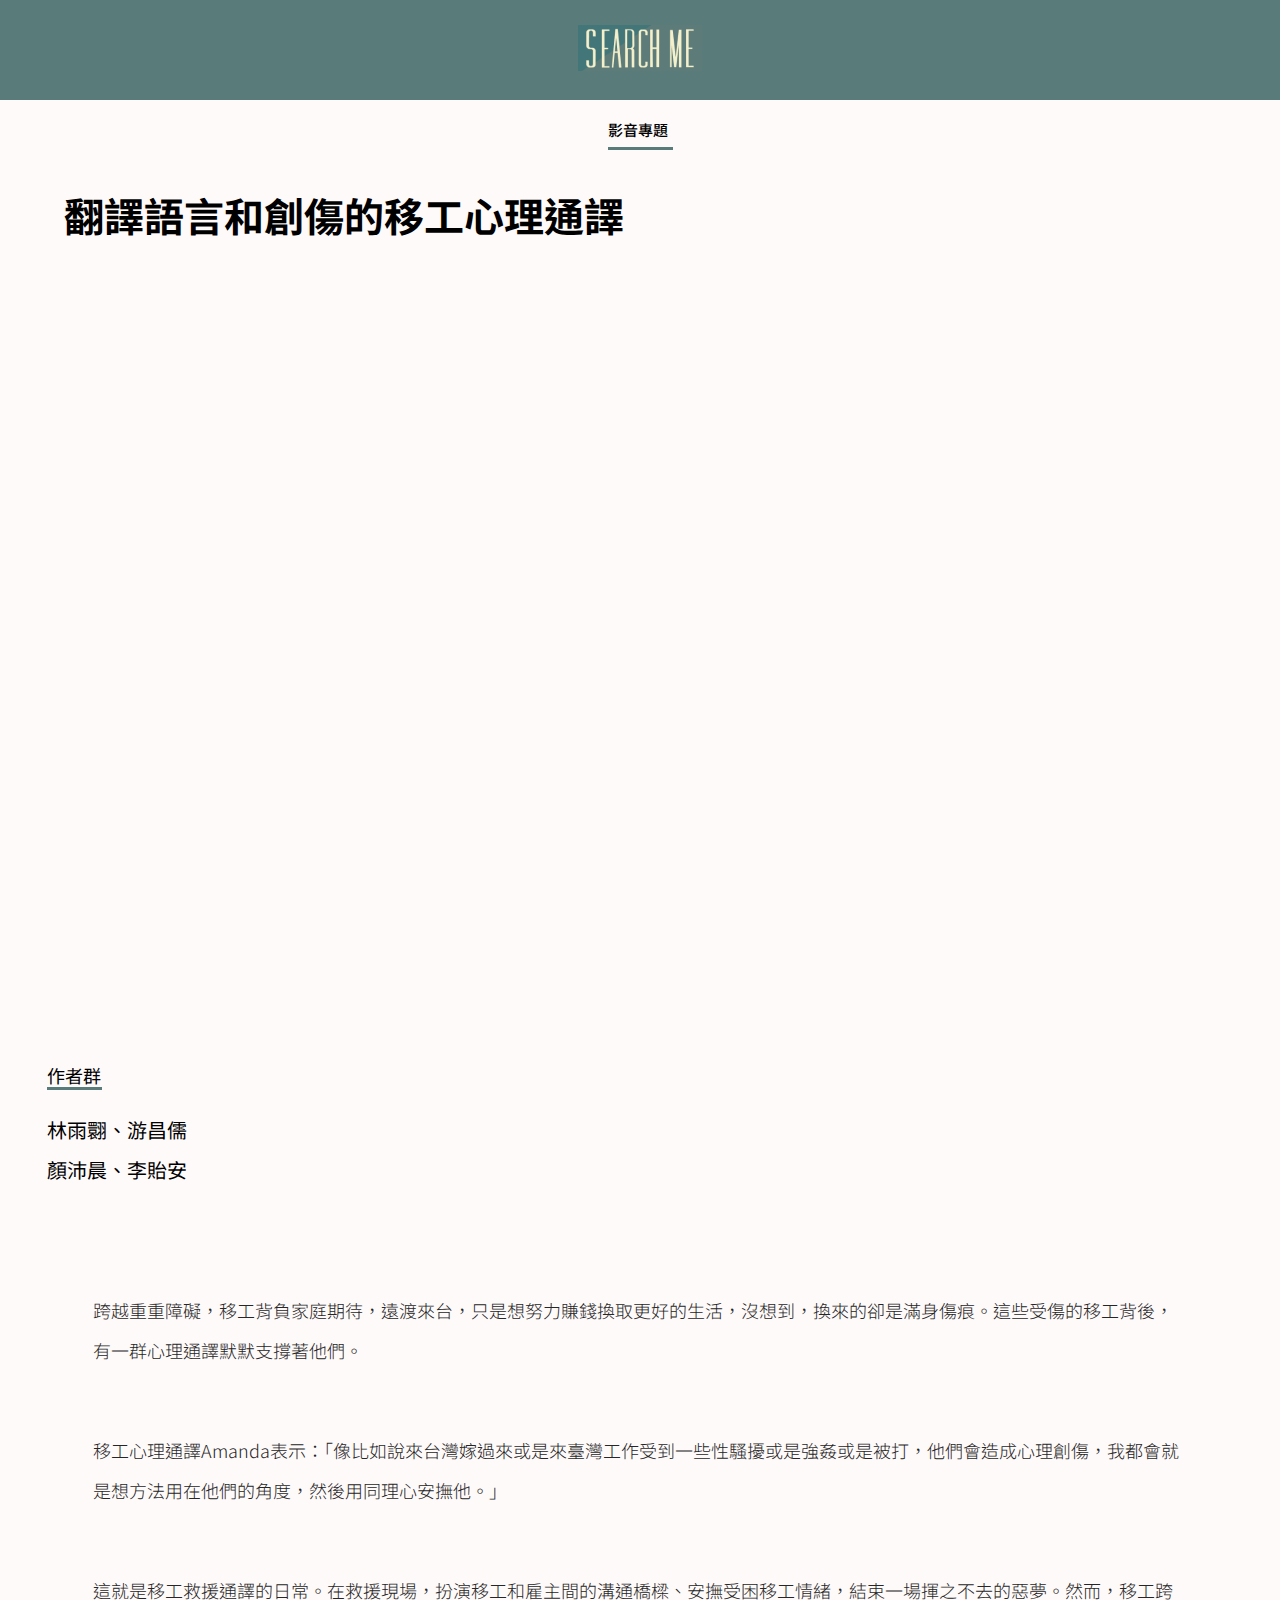
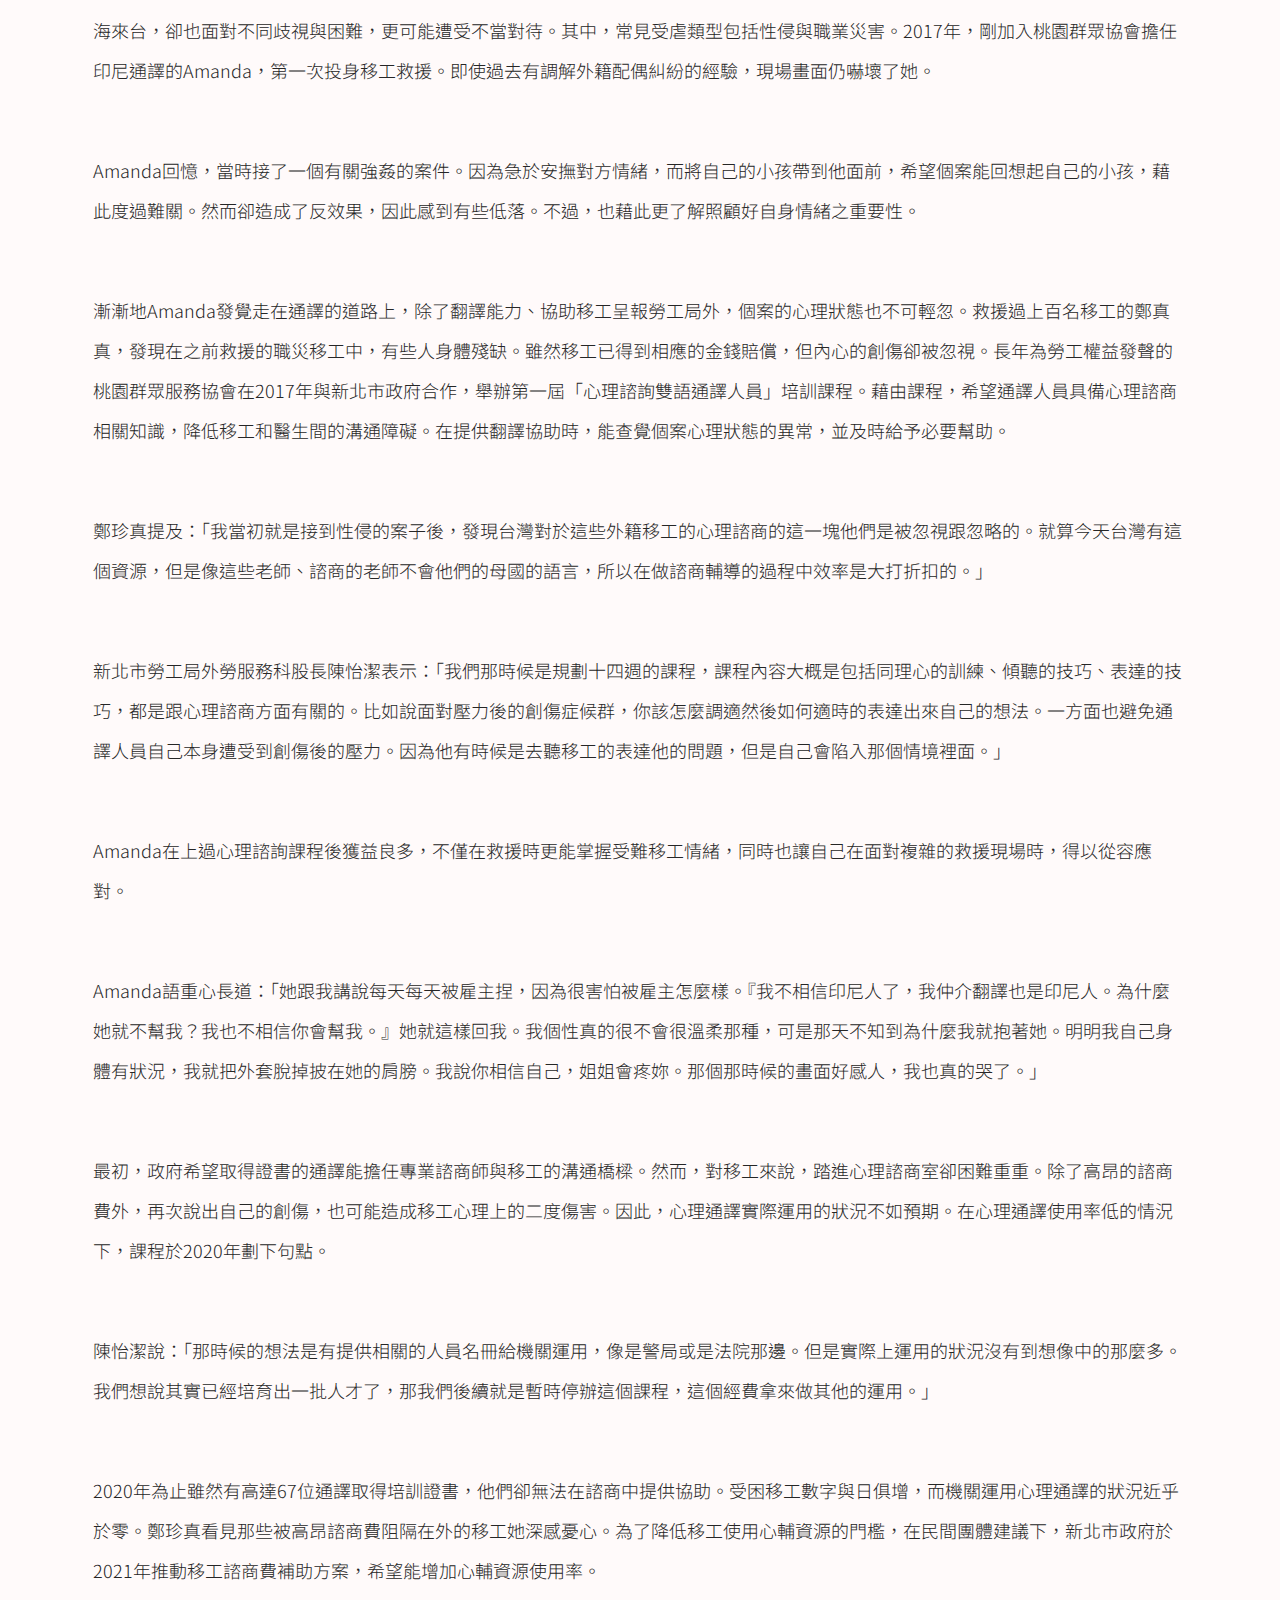
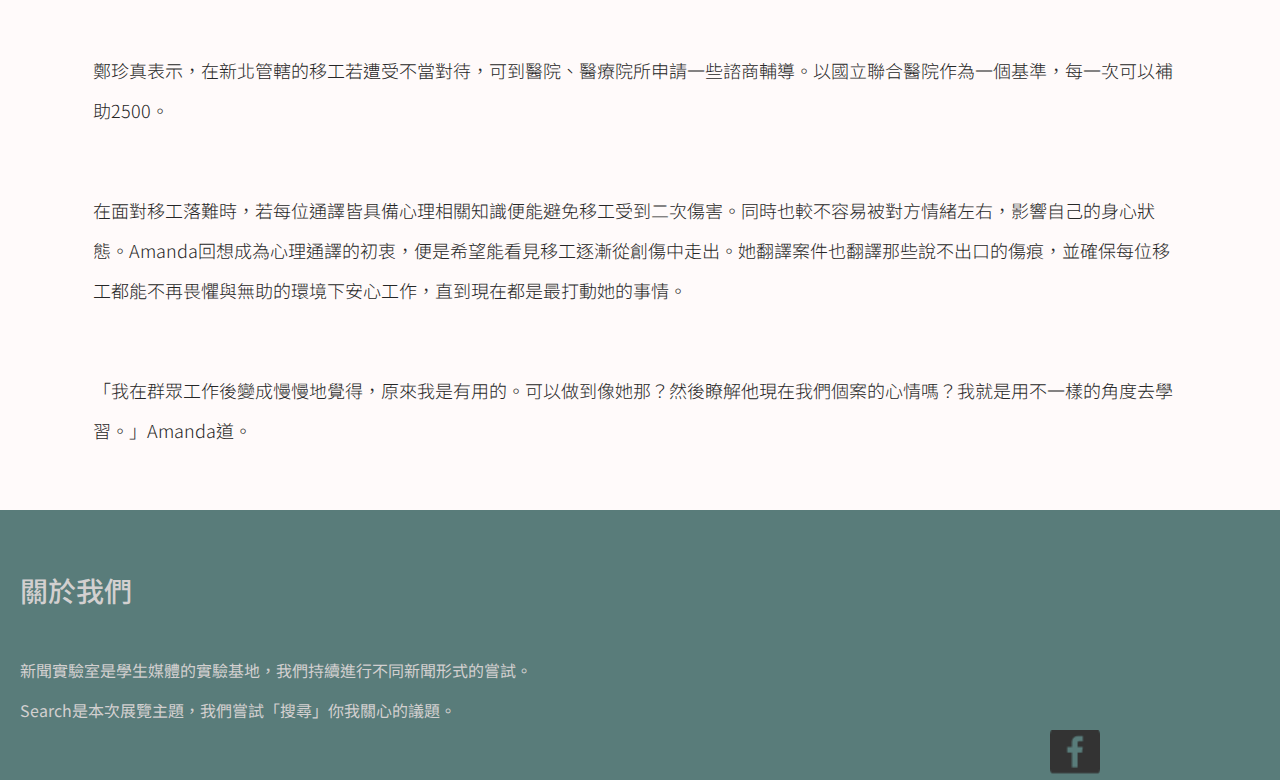
<file: 移工影音-M.html>
<!DOCTYPE html>
<html lang="en">

<head>
    <meta charset="UTF-8">
    <meta name="viewport" content="width=device-width, initial-scale=1.0">
    <link rel="stylesheet" type="text/css" href="./文章頁-M.css">
    <title>翻譯語言和創傷的移工心理通譯</title>
    <link rel="preconnect" href="https://fonts.googleapis.com">
    <link rel="preconnect" href="https://fonts.gstatic.com" crossorigin>
    <link href="https://fonts.googleapis.com/css2?family=Noto+Sans+TC:wght@100;300;400;700&display=swap"
        rel="stylesheet">
</head>

<body>
    <div class="header">
        <a href="./index-M.html"><img src="heroimg.png"></img></a>
    </div>
    <div class="alltittle">
        影音專題
    </div>
    <h1>翻譯語言和創傷的移工心理通譯</h1>
    <div class="uvideo"><iframe width="560" height="315" src="https://www.youtube.com/embed/-inDHTYIwVA" title="YouTube video player" frameborder="0" allow="accelerometer; autoplay; clipboard-write; encrypted-media; gyroscope; picture-in-picture" allowfullscreen></iframe></div>
    <div class="article">
        <div class="author">
            <div class="author-box">
                <p>作者群</p>
            </div>
            <p style="padding-top:20px;">林雨翾、游昌儒  顏沛晨、李貽安</p>
        </div>
        <p class="article-font">跨越重重障礙，移工背負家庭期待，遠渡來台，只是想努力賺錢換取更好的生活，沒想到，換來的卻是滿身傷痕。這些受傷的移工背後，有一群心理通譯默默支撐著他們。</p>
        <p class="article-font">
            移工心理通譯Amanda表示：「像比如說來台灣嫁過來或是來臺灣工作受到一些性騷擾或是強姦或是被打，他們會造成心理創傷，我都會就是想方法用在他們的角度，然後用同理心安撫他。」
        </p>
        <p class="article-font">這就是移工救援通譯的日常。在救援現場，扮演移工和雇主間的溝通橋樑、安撫受困移工情緒，結束一場揮之不去的惡夢。然而，移工跨海來台，卻也面對不同歧視與困難，更可能遭受不當對待。其中，常見受虐類型包括性侵與職業災害。2017年，剛加入桃園群眾協會擔任印尼通譯的Amanda，第一次投身移工救援。即使過去有調解外籍配偶糾紛的經驗，現場畫面仍嚇壞了她。</p>
        <p class="article-font">Amanda回憶，當時接了一個有關強姦的案件。因為急於安撫對方情緒，而將自己的小孩帶到他面前，希望個案能回想起自己的小孩，藉此度過難關。然而卻造成了反效果，因此感到有些低落。不過，也藉此更了解照顧好自身情緒之重要性。</p>
        <p class="article-font">漸漸地Amanda發覺走在通譯的道路上，除了翻譯能力、協助移工呈報勞工局外，個案的心理狀態也不可輕忽。救援過上百名移工的鄭真真，發現在之前救援的職災移工中，有些人身體殘缺。雖然移工已得到相應的金錢賠償，但內心的創傷卻被忽視。長年為勞工權益發聲的桃園群眾服務協會在2017年與新北市政府合作，舉辦第一屆「心理諮詢雙語通譯人員」培訓課程。藉由課程，希望通譯人員具備心理諮商相關知識，降低移工和醫生間的溝通障礙。在提供翻譯協助時，能查覺個案心理狀態的異常，並及時給予必要幫助。</p>
        <p class="article-font">鄭珍真提及：「我當初就是接到性侵的案子後，發現台灣對於這些外籍移工的心理諮商的這一塊他們是被忽視跟忽略的。就算今天台灣有這個資源，但是像這些老師、諮商的老師不會他們的母國的語言，所以在做諮商輔導的過程中效率是大打折扣的。」</p>
        <p class="article-font">新北市勞工局外勞服務科股長陳怡潔表示：「我們那時候是規劃十四週的課程，課程內容大概是包括同理心的訓練、傾聽的技巧、表達的技巧，都是跟心理諮商方面有關的。比如說面對壓力後的創傷症候群，你該怎麼調適然後如何適時的表達出來自己的想法。一方面也避免通譯人員自己本身遭受到創傷後的壓力。因為他有時候是去聽移工的表達他的問題，但是自己會陷入那個情境裡面。」</p>
        <p class="article-font">Amanda在上過心理諮詢課程後獲益良多，不僅在救援時更能掌握受難移工情緒，同時也讓自己在面對複雜的救援現場時，得以從容應對。</p>
        <p class="article-font">Amanda語重心長道：「她跟我講說每天每天被雇主捏，因為很害怕被雇主怎麼樣。『我不相信印尼人了，我仲介翻譯也是印尼人。為什麼她就不幫我？我也不相信你會幫我。』她就這樣回我。我個性真的很不會很溫柔那種，可是那天不知到為什麼我就抱著她。明明我自己身體有狀況，我就把外套脫掉披在她的肩膀。我說你相信自己，姐姐會疼妳。那個那時候的畫面好感人，我也真的哭了。」</p>
        <p class="article-font">最初，政府希望取得證書的通譯能擔任專業諮商師與移工的溝通橋樑。然而，對移工來說，踏進心理諮商室卻困難重重。除了高昂的諮商費外，再次說出自己的創傷，也可能造成移工心理上的二度傷害。因此，心理通譯實際運用的狀況不如預期。在心理通譯使用率低的情況下，課程於2020年劃下句點。</p>
        <p class="article-font">陳怡潔說：「那時候的想法是有提供相關的人員名冊給機關運用，像是警局或是法院那邊。但是實際上運用的狀況沒有到想像中的那麼多。我們想說其實已經培育出一批人才了，那我們後續就是暫時停辦這個課程，這個經費拿來做其他的運用。」</p>
        <p class="article-font">2020年為止雖然有高達67位通譯取得培訓證書，他們卻無法在諮商中提供協助。受困移工數字與日俱增，而機關運用心理通譯的狀況近乎於零。鄭珍真看見那些被高昂諮商費阻隔在外的移工她深感憂心。為了降低移工使用心輔資源的門檻，在民間團體建議下，新北市政府於2021年推動移工諮商費補助方案，希望能增加心輔資源使用率。</p>
        <p class="article-font">鄭珍真表示，在新北管轄的移工若遭受不當對待，可到醫院、醫療院所申請一些諮商輔導。以國立聯合醫院作為一個基準，每一次可以補助2500。</p>
        <p class="article-font">在面對移工落難時，若每位通譯皆具備心理相關知識便能避免移工受到二次傷害。同時也較不容易被對方情緒左右，影響自己的身心狀態。Amanda回想成為心理通譯的初衷，便是希望能看見移工逐漸從創傷中走出。她翻譯案件也翻譯那些說不出口的傷痕，並確保每位移工都能不再畏懼與無助的環境下安心工作，直到現在都是最打動她的事情。</p>
        <p class="article-font">「我在群眾工作後變成慢慢地覺得，原來我是有用的。可以做到像她那？然後瞭解他現在我們個案的心情嗎？我就是用不一樣的角度去學習。」Amanda道。</p>
    </div>
        <div class="footer">
            <h3>
                關於我們
            </h3>
            <p>新聞實驗室是學生媒體的實驗基地，我們持續進行不同新聞形式的嘗試。<br>
                Search是本次展覽主題，我們嘗試「搜尋」你我關心的議題。</p>
            <a href="https://www.facebook.com/nccunewslab">
                <div class="tool2">
                    <img src="./FB.png" style="width:100%">
                </div>
            </a>
        </div>
</body>

</html>
</file>
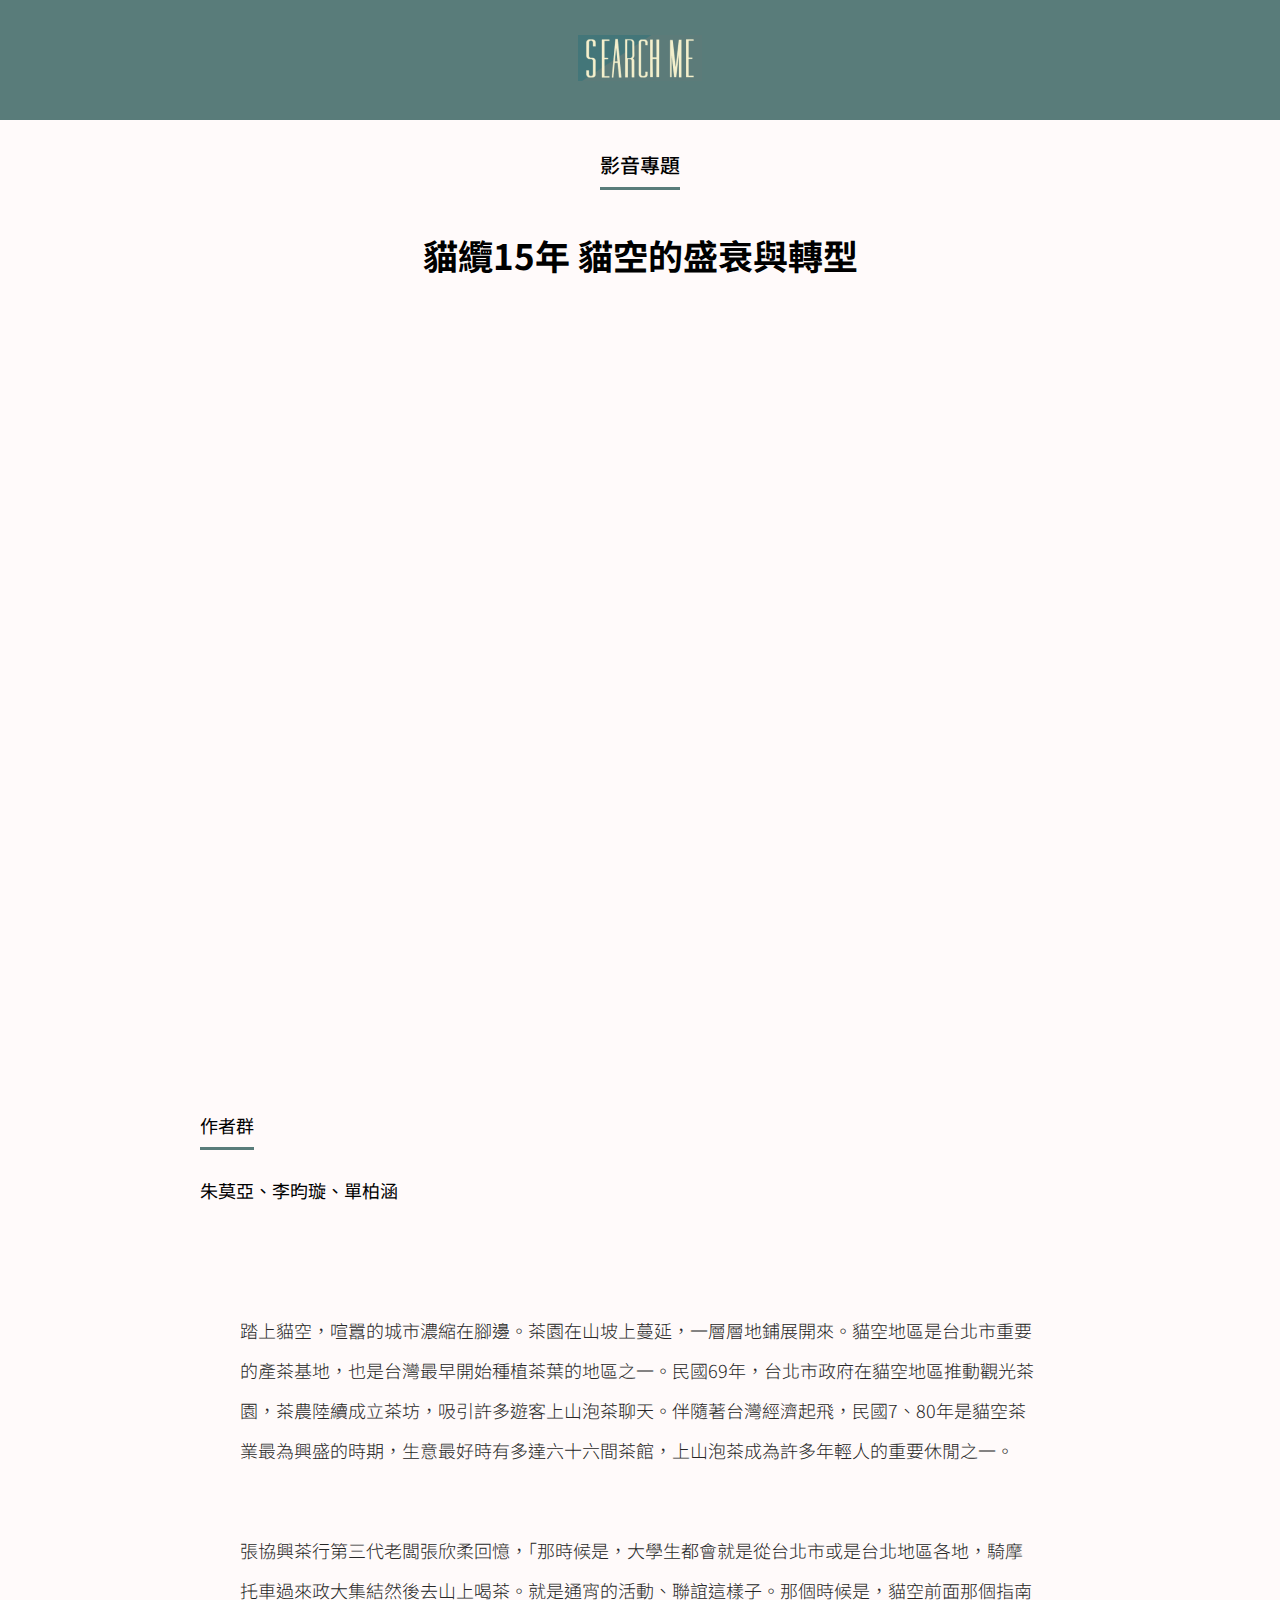
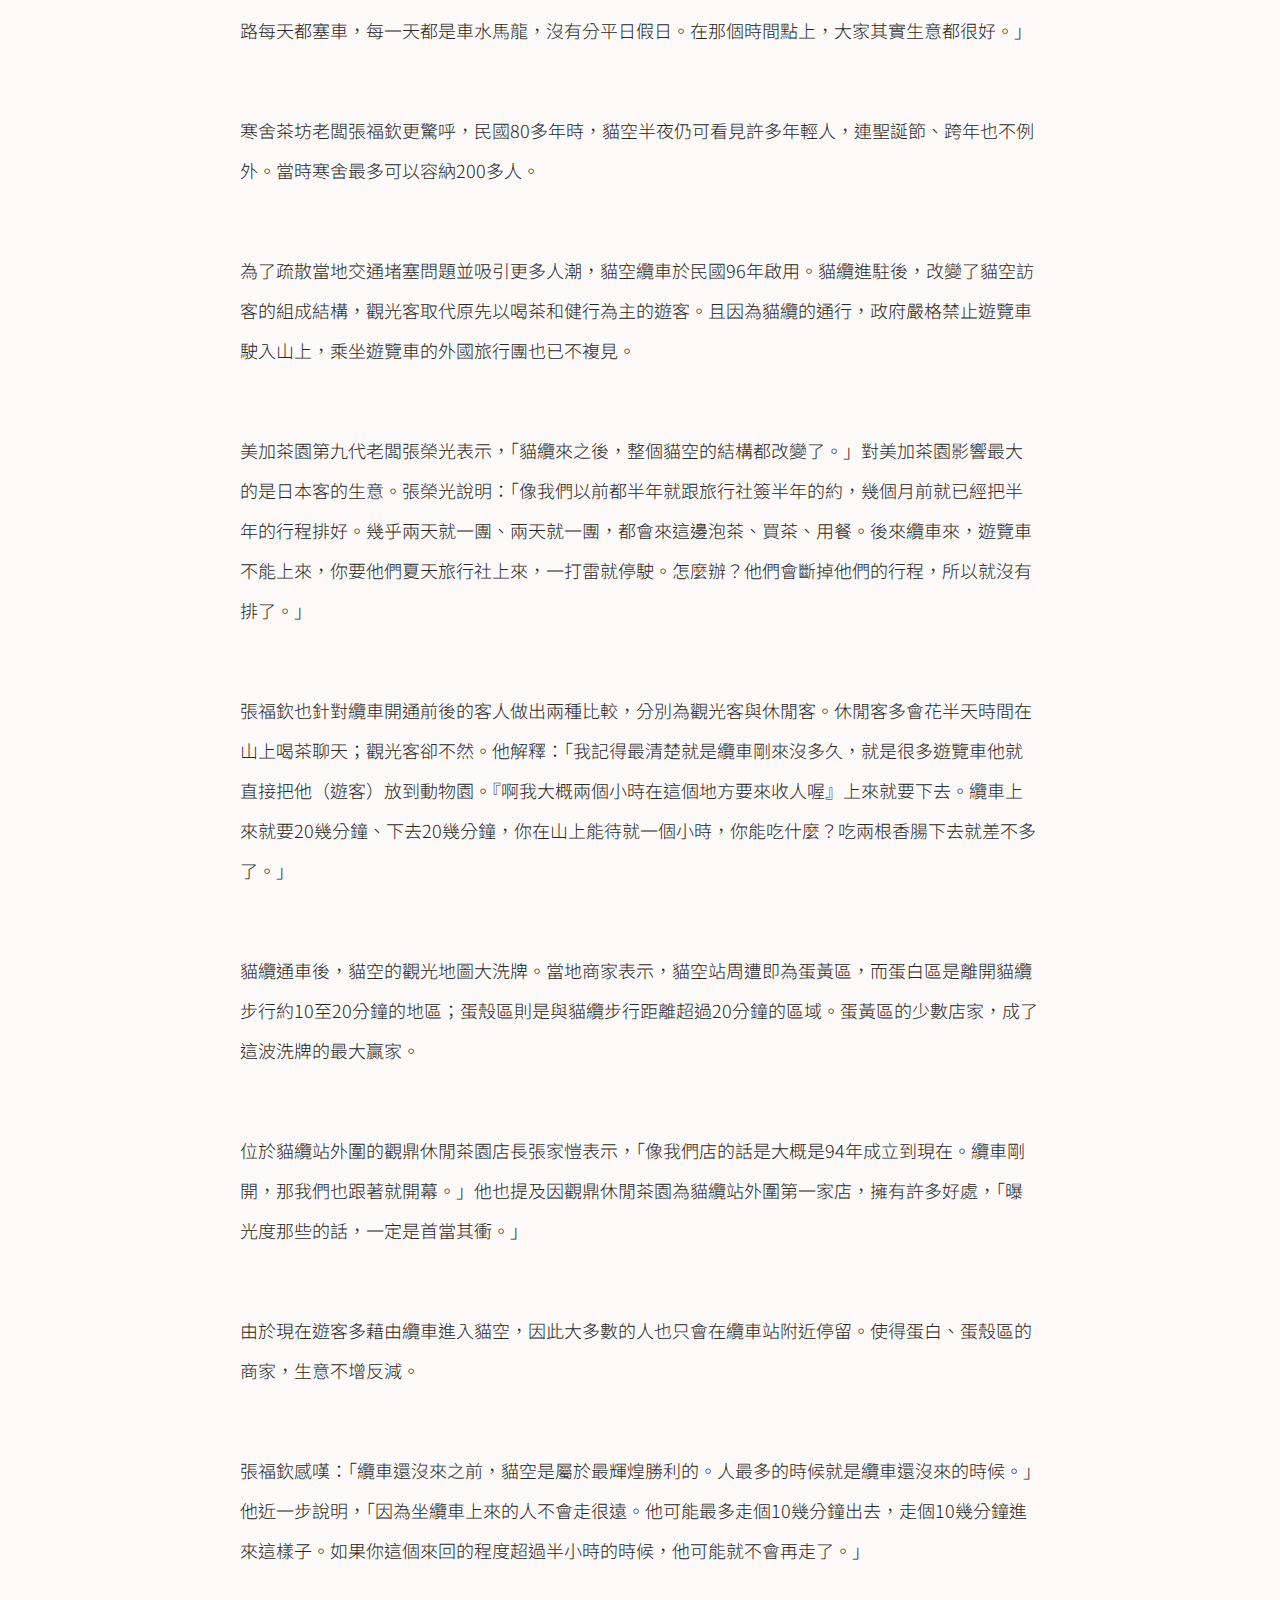
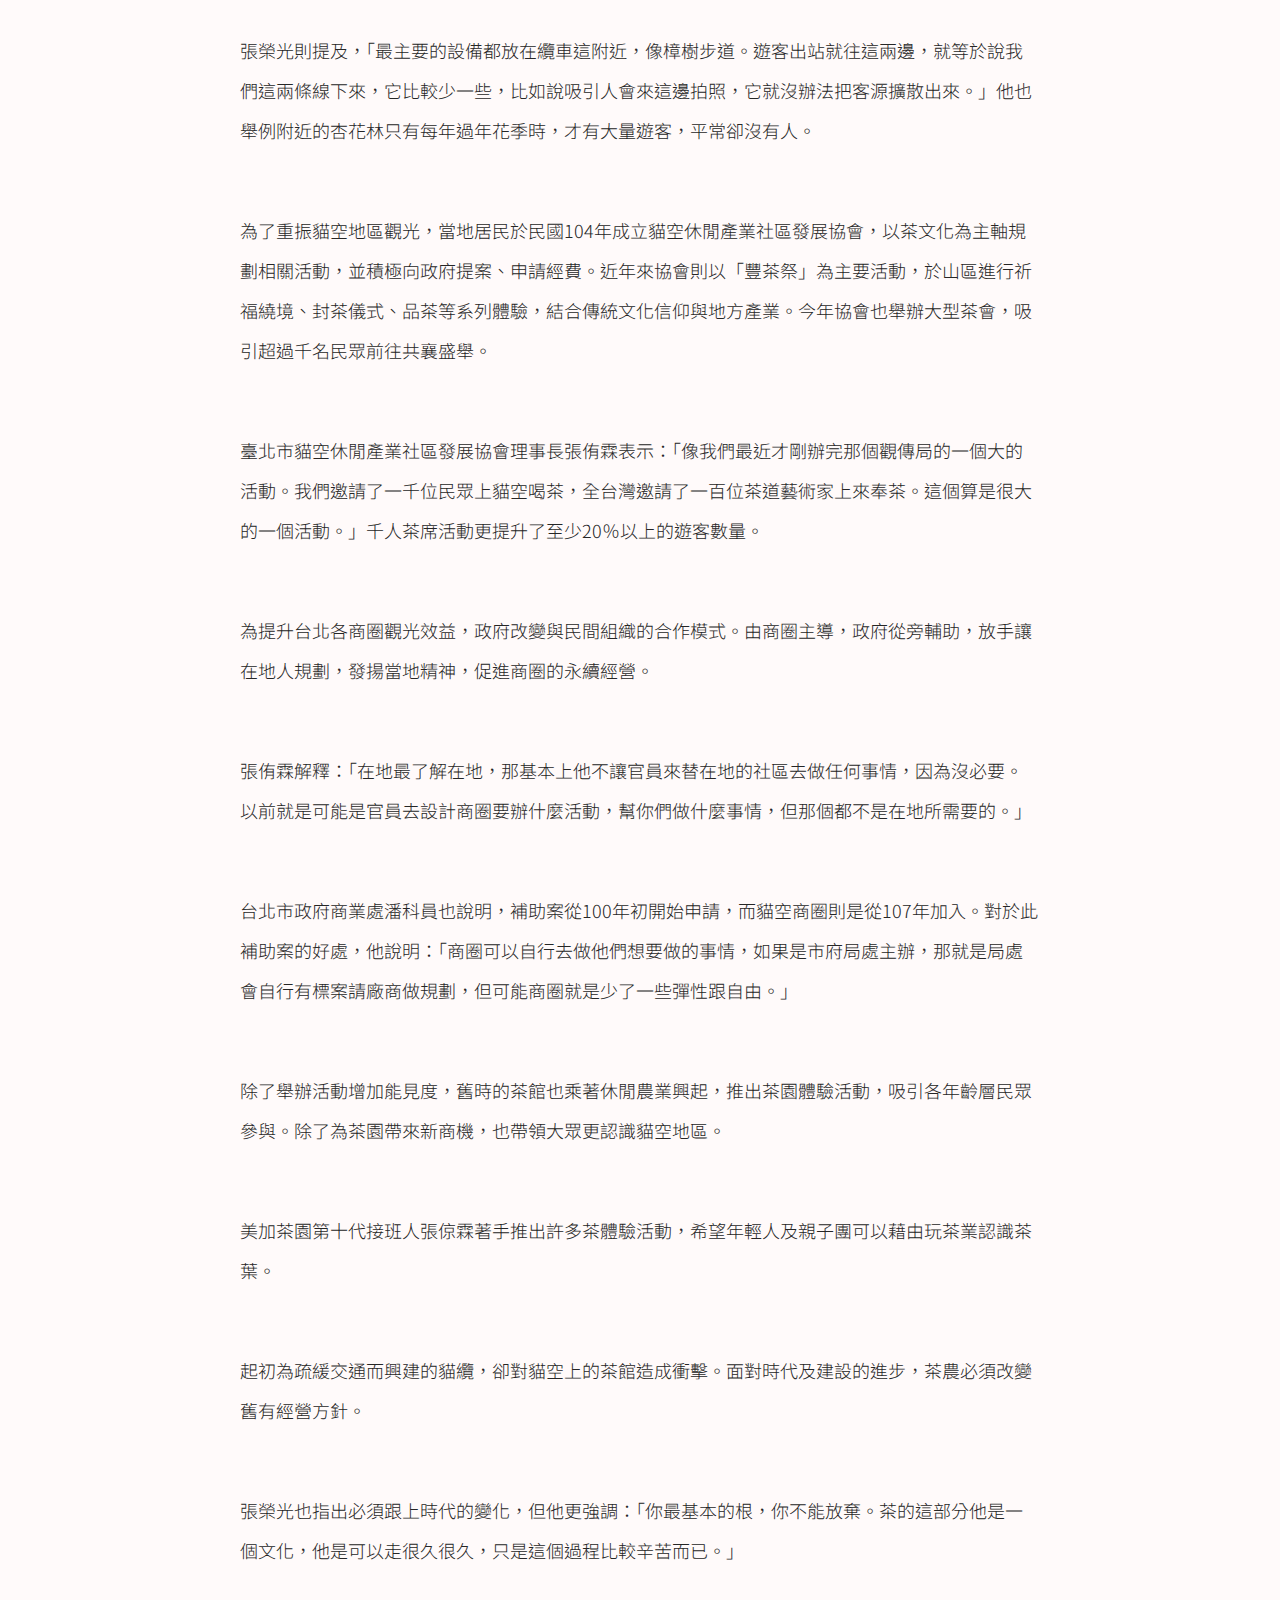
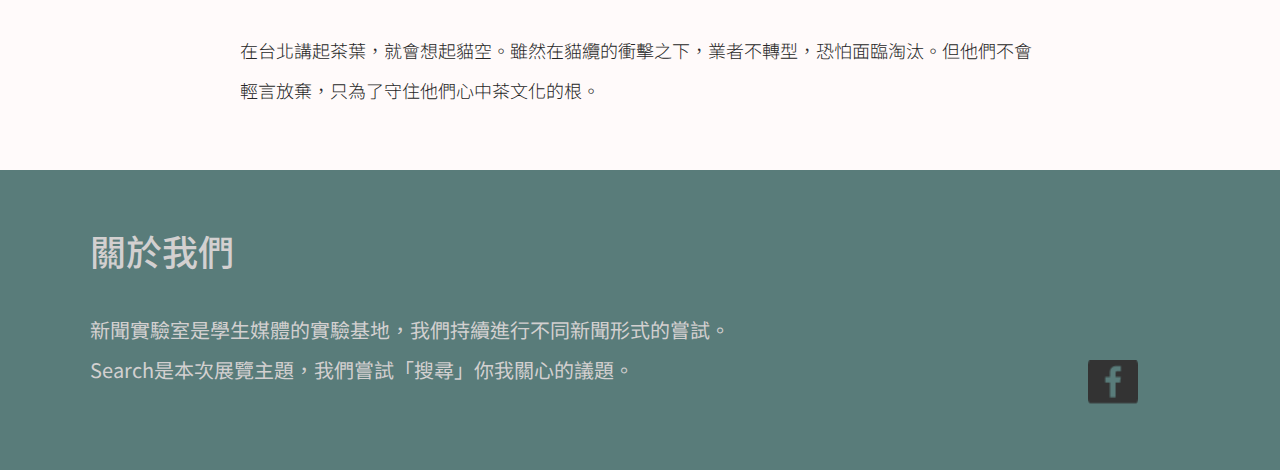
<file: 茶文化影音-D.html>
<!DOCTYPE html>
<html lang="en">

<head>
    <meta charset="UTF-8">
    <meta name="viewport" content="width=device-width, initial-scale=1.0">
    <link rel="stylesheet" type="text/css" href="./文章頁-D.css">
    <title>貓纜15年  貓空的盛衰與轉型</title>
    <link rel="preconnect" href="https://fonts.googleapis.com">
    <link rel="preconnect" href="https://fonts.gstatic.com" crossorigin>
    <link href="https://fonts.googleapis.com/css2?family=Noto+Sans+TC:wght@100;300;400;700&display=swap"
        rel="stylesheet">
</head>

<body>
    <div class="header">
        <a href="./index-D.html"><img src="heroimg.png"></img></a>
    </div>
    <div class="alltittle">
        影音專題
    </div>
    <h1>貓纜15年  貓空的盛衰與轉型</h1>
    <div class="uvideo"><iframe width="560" height="315" src="https://www.youtube.com/embed/Og4eAGNrqo4" title="YouTube video player" frameborder="0" allow="accelerometer; autoplay; clipboard-write; encrypted-media; gyroscope; picture-in-picture" allowfullscreen></iframe></div>
    <div class="article">
        <div class="author">
            <div class="author-box">
                <p>作者群</p>
            </div>
            <p style="padding-top:20px;">朱莫亞、李昀璇、單柏涵</p>
        </div>
        <p class="article-font">踏上貓空，喧囂的城市濃縮在腳邊。茶園在山坡上蔓延，一層層地鋪展開來。貓空地區是台北市重要的產茶基地，也是台灣最早開始種植茶葉的地區之一。民國69年，台北市政府在貓空地區推動觀光茶園，茶農陸續成立茶坊，吸引許多遊客上山泡茶聊天。伴隨著台灣經濟起飛，民國7、80年是貓空茶業最為興盛的時期，生意最好時有多達六十六間茶館，上山泡茶成為許多年輕人的重要休閒之一。</p>
        <p class="article-font">
            張協興茶行第三代老闆張欣柔回憶，「那時候是，大學生都會就是從台北市或是台北地區各地，騎摩托車過來政大集結然後去山上喝茶。就是通宵的活動、聯誼這樣子。那個時候是，貓空前面那個指南路每天都塞車，每一天都是車水馬龍，沒有分平日假日。在那個時間點上，大家其實生意都很好。」
        </p>
        <p class="article-font">寒舍茶坊老闆張福欽更驚呼，民國80多年時，貓空半夜仍可看見許多年輕人，連聖誕節、跨年也不例外。當時寒舍最多可以容納200多人。</p>
        <p class="article-font">為了疏散當地交通堵塞問題並吸引更多人潮，貓空纜車於民國96年啟用。貓纜進駐後，改變了貓空訪客的組成結構，觀光客取代原先以喝茶和健行為主的遊客。且因為貓纜的通行，政府嚴格禁止遊覽車駛入山上，乘坐遊覽車的外國旅行團也已不複見。</p>
        <p class="article-font">美加茶園第九代老闆張榮光表示，「貓纜來之後，整個貓空的結構都改變了。」對美加茶園影響最大的是日本客的生意。張榮光說明：「像我們以前都半年就跟旅行社簽半年的約，幾個月前就已經把半年的行程排好。幾乎兩天就一團、兩天就一團，都會來這邊泡茶、買茶、用餐。後來纜車來，遊覽車不能上來，你要他們夏天旅行社上來，一打雷就停駛。怎麼辦？他們會斷掉他們的行程，所以就沒有排了。」</p>
        <p class="article-font">張福欽也針對纜車開通前後的客人做出兩種比較，分別為觀光客與休閒客。休閒客多會花半天時間在山上喝茶聊天；觀光客卻不然。他解釋：「我記得最清楚就是纜車剛來沒多久，就是很多遊覽車他就直接把他（遊客）放到動物園。『啊我大概兩個小時在這個地方要來收人喔』上來就要下去。纜車上來就要20幾分鐘、下去20幾分鐘，你在山上能待就一個小時，你能吃什麼？吃兩根香腸下去就差不多了。」</p>
        <p class="article-font">貓纜通車後，貓空的觀光地圖大洗牌。當地商家表示，貓空站周遭即為蛋黃區，而蛋白區是離開貓纜步行約10至20分鐘的地區；蛋殼區則是與貓纜步行距離超過20分鐘的區域。蛋黃區的少數店家，成了這波洗牌的最大贏家。</p>
        <p class="article-font">位於貓纜站外圍的觀鼎休閒茶園店長張家愷表示，「像我們店的話是大概是94年成立到現在。纜車剛開，那我們也跟著就開幕。」他也提及因觀鼎休閒茶園為貓纜站外圍第一家店，擁有許多好處，「曝光度那些的話，一定是首當其衝。」</p>
        <p class="article-font">由於現在遊客多藉由纜車進入貓空，因此大多數的人也只會在纜車站附近停留。使得蛋白、蛋殼區的商家，生意不增反減。</p>
        <p class="article-font">張福欽感嘆：「纜車還沒來之前，貓空是屬於最輝煌勝利的。人最多的時候就是纜車還沒來的時候。」他近一步說明，「因為坐纜車上來的人不會走很遠。他可能最多走個10幾分鐘出去，走個10幾分鐘進來這樣子。如果你這個來回的程度超過半小時的時候，他可能就不會再走了。」</p>
        <p class="article-font">張榮光則提及，「最主要的設備都放在纜車這附近，像樟樹步道。遊客出站就往這兩邊，就等於說我們這兩條線下來，它比較少一些，比如說吸引人會來這邊拍照，它就沒辦法把客源擴散出來。」他也舉例附近的杏花林只有每年過年花季時，才有大量遊客，平常卻沒有人。</p>
        <p class="article-font">為了重振貓空地區觀光，當地居民於民國104年成立貓空休閒產業社區發展協會，以茶文化為主軸規劃相關活動，並積極向政府提案、申請經費。近年來協會則以「豐茶祭」為主要活動，於山區進行祈福繞境、封茶儀式、品茶等系列體驗，結合傳統文化信仰與地方產業。今年協會也舉辦大型茶會，吸引超過千名民眾前往共襄盛舉。</p>
        <p class="article-font">臺北市貓空休閒產業社區發展協會理事長張侑霖表示：「像我們最近才剛辦完那個觀傳局的一個大的活動。我們邀請了一千位民眾上貓空喝茶，全台灣邀請了一百位茶道藝術家上來奉茶。這個算是很大的一個活動。」千人茶席活動更提升了至少20％以上的遊客數量。</p>
        <p class="article-font">為提升台北各商圈觀光效益，政府改變與民間組織的合作模式。由商圈主導，政府從旁輔助，放手讓在地人規劃，發揚當地精神，促進商圈的永續經營。</p>
        <p class="article-font">張侑霖解釋：「在地最了解在地，那基本上他不讓官員來替在地的社區去做任何事情，因為沒必要。以前就是可能是官員去設計商圈要辦什麼活動，幫你們做什麼事情，但那個都不是在地所需要的。」</p>
        <p class="article-font">台北市政府商業處潘科員也說明，補助案從100年初開始申請，而貓空商圈則是從107年加入。對於此補助案的好處，他說明：「商圈可以自行去做他們想要做的事情，如果是市府局處主辦，那就是局處會自行有標案請廠商做規劃，但可能商圈就是少了一些彈性跟自由。」</p>
        <p class="article-font">除了舉辦活動增加能見度，舊時的茶館也乘著休閒農業興起，推出茶園體驗活動，吸引各年齡層民眾參與。除了為茶園帶來新商機，也帶領大眾更認識貓空地區。</p>
        <p class="article-font">美加茶園第十代接班人張倞霖著手推出許多茶體驗活動，希望年輕人及親子團可以藉由玩茶業認識茶葉。</p>
        <p class="article-font">起初為疏緩交通而興建的貓纜，卻對貓空上的茶館造成衝擊。面對時代及建設的進步，茶農必須改變舊有經營方針。</p>
        <p class="article-font">張榮光也指出必須跟上時代的變化，但他更強調：「你最基本的根，你不能放棄。茶的這部分他是一個文化，他是可以走很久很久，只是這個過程比較辛苦而已。」</p>
        <p class="article-font">在台北講起茶葉，就會想起貓空。雖然在貓纜的衝擊之下，業者不轉型，恐怕面臨淘汰。但他們不會輕言放棄，只為了守住他們心中茶文化的根。</p>
    </div>
        <div class="footer">
            <h3>
                關於我們
            </h3>
            <p>新聞實驗室是學生媒體的實驗基地，我們持續進行不同新聞形式的嘗試。<br>
                Search是本次展覽主題，我們嘗試「搜尋」你我關心的議題。</p>
            <a href="https://www.facebook.com/nccunewslab">
                <div class="tool2">
                    <img src="./FB.png" style="width:100%">
                </div>
            </a>
        </div>
</body>

</html>
</file>
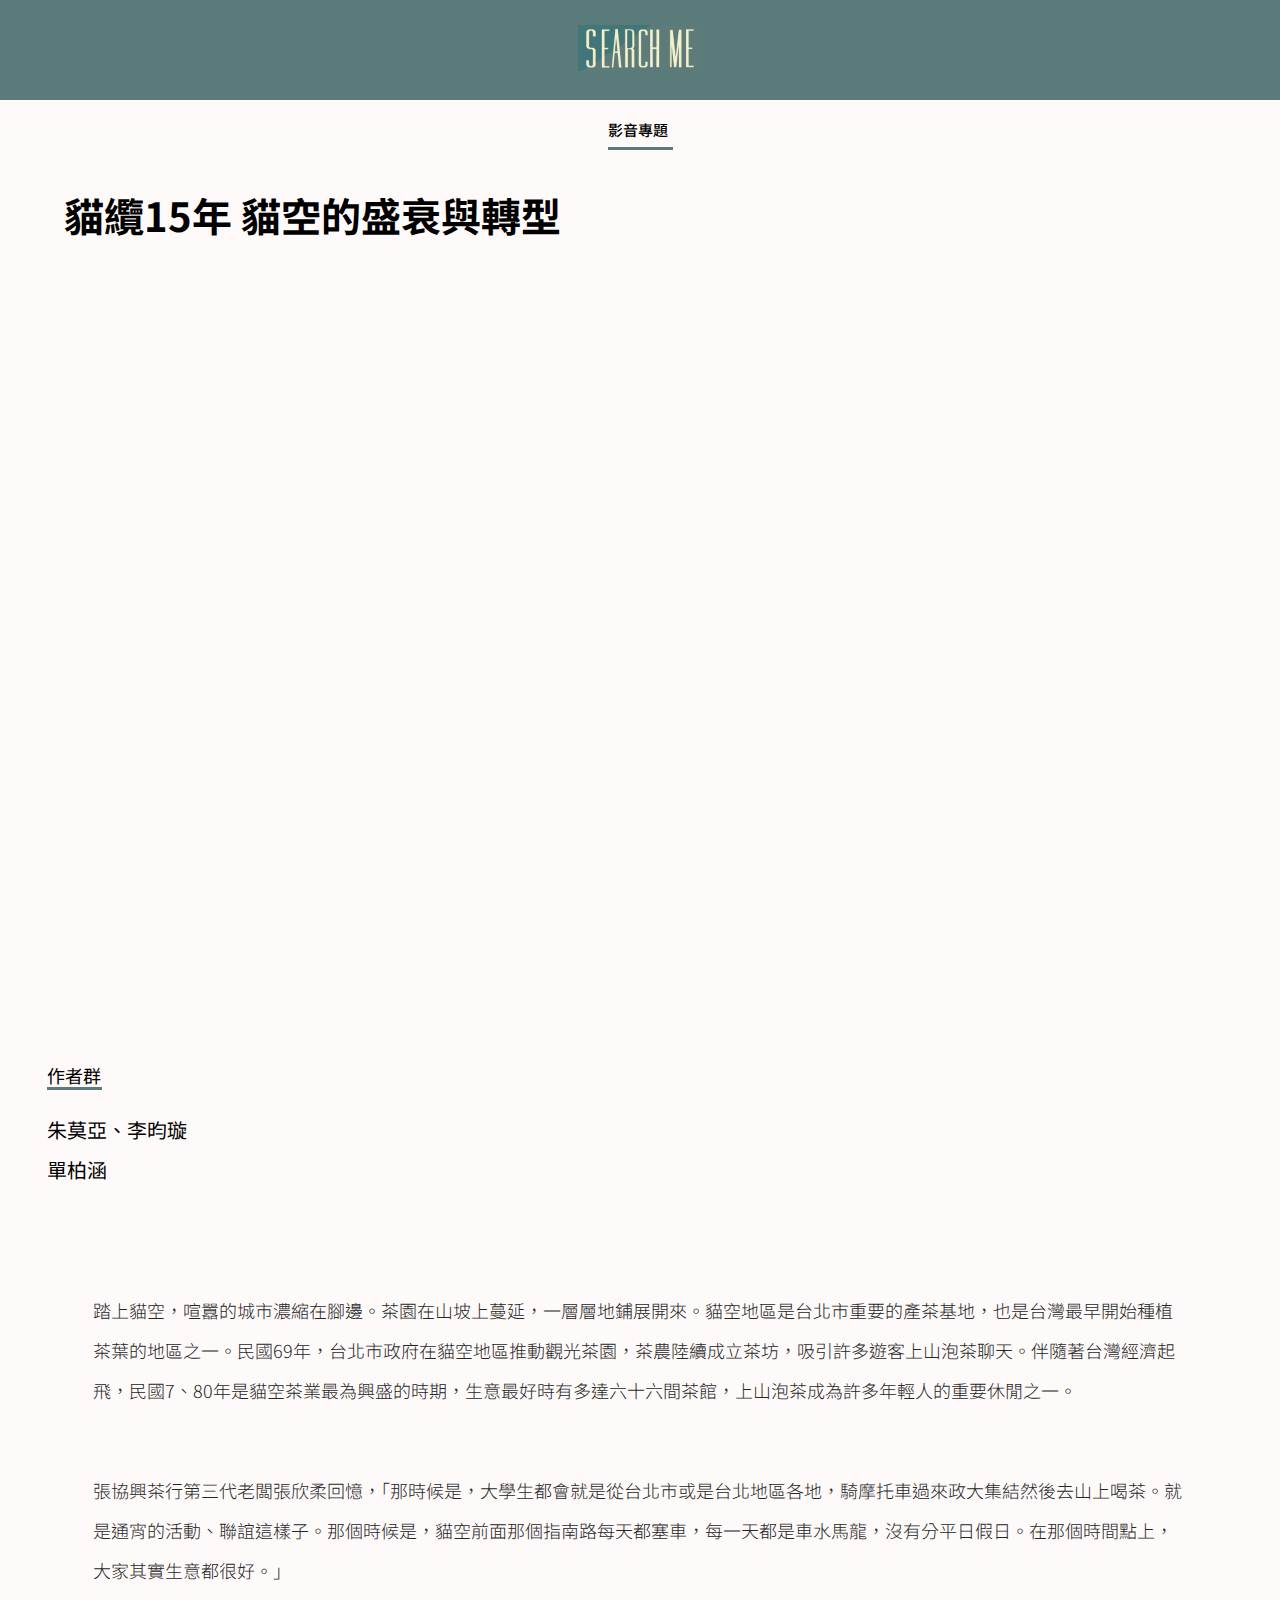
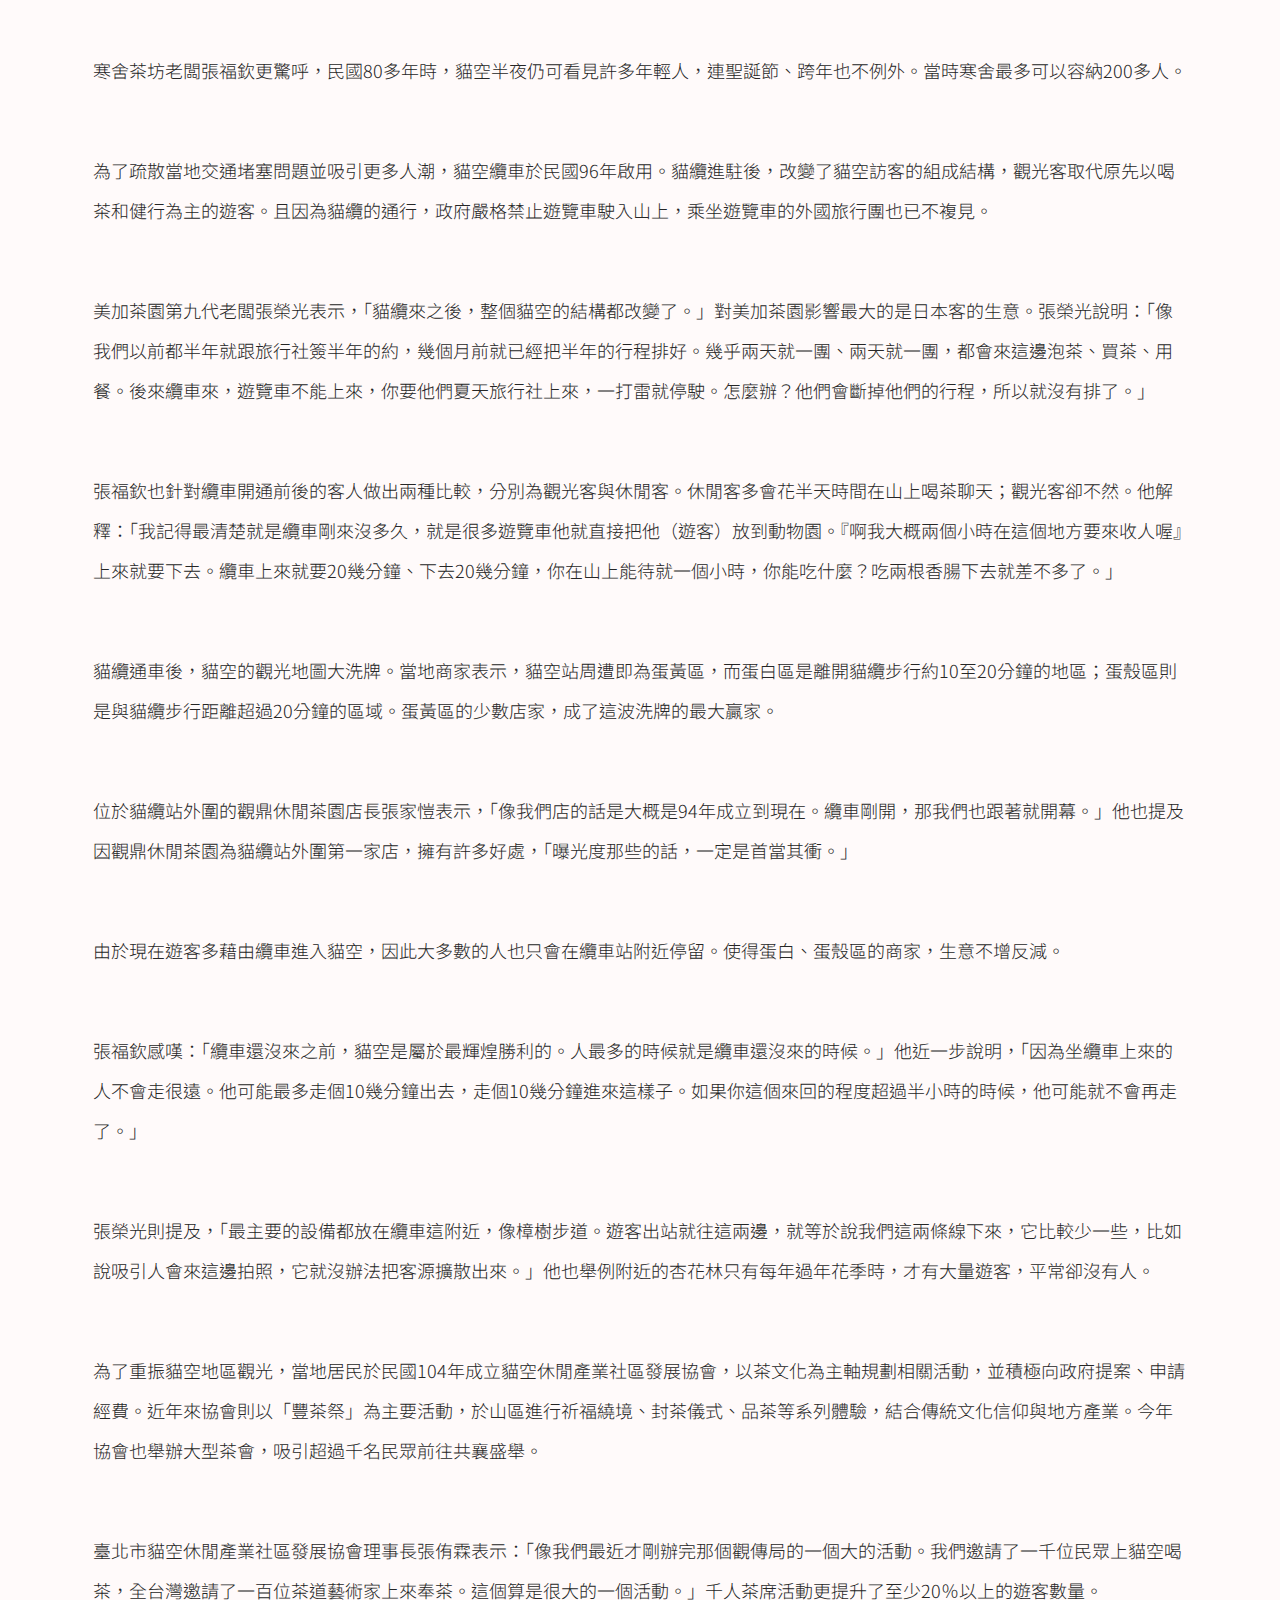
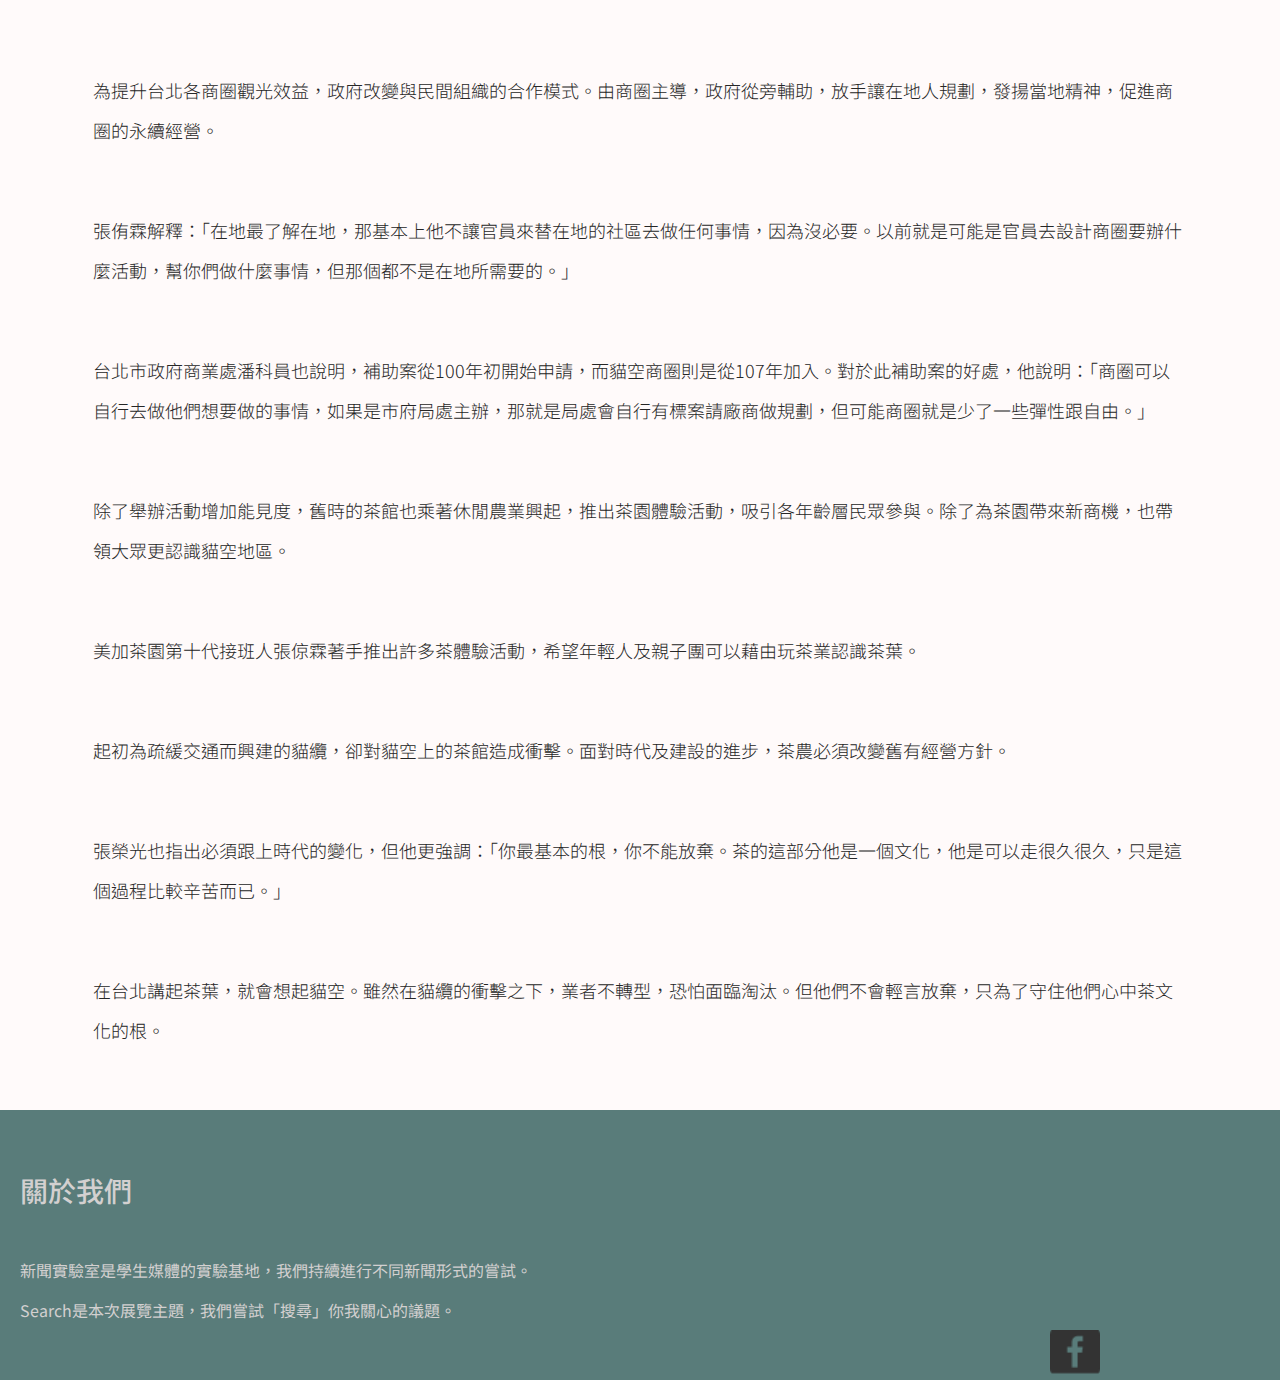
<file: 茶文化影音-M.html>
<!DOCTYPE html>
<html lang="en">

<head>
    <meta charset="UTF-8">
    <meta name="viewport" content="width=device-width, initial-scale=1.0">
    <link rel="stylesheet" type="text/css" href="./文章頁-M.css">
    <title>貓纜15年  貓空的盛衰與轉型</title>
    <link rel="preconnect" href="https://fonts.googleapis.com">
    <link rel="preconnect" href="https://fonts.gstatic.com" crossorigin>
    <link href="https://fonts.googleapis.com/css2?family=Noto+Sans+TC:wght@100;300;400;700&display=swap"
        rel="stylesheet">
</head>

<body>
    <div class="header">
        <a href="./index-M.html"><img src="heroimg.png"></img></a>
    </div>
    <div class="alltittle">
        影音專題
    </div>
    <h1>貓纜15年  貓空的盛衰與轉型</h1>
    <div class="uvideo"><iframe width="560" height="315" src="https://www.youtube.com/embed/Og4eAGNrqo4" title="YouTube video player" frameborder="0" allow="accelerometer; autoplay; clipboard-write; encrypted-media; gyroscope; picture-in-picture" allowfullscreen></iframe></div>
    <div class="article">
        <div class="author">
            <div class="author-box">
                <p>作者群</p>
            </div>
            <p style="padding-top:20px;">朱莫亞、李昀璇  單柏涵</p>
        </div>
        <p class="article-font">踏上貓空，喧囂的城市濃縮在腳邊。茶園在山坡上蔓延，一層層地鋪展開來。貓空地區是台北市重要的產茶基地，也是台灣最早開始種植茶葉的地區之一。民國69年，台北市政府在貓空地區推動觀光茶園，茶農陸續成立茶坊，吸引許多遊客上山泡茶聊天。伴隨著台灣經濟起飛，民國7、80年是貓空茶業最為興盛的時期，生意最好時有多達六十六間茶館，上山泡茶成為許多年輕人的重要休閒之一。</p>
        <p class="article-font">
            張協興茶行第三代老闆張欣柔回憶，「那時候是，大學生都會就是從台北市或是台北地區各地，騎摩托車過來政大集結然後去山上喝茶。就是通宵的活動、聯誼這樣子。那個時候是，貓空前面那個指南路每天都塞車，每一天都是車水馬龍，沒有分平日假日。在那個時間點上，大家其實生意都很好。」
        </p>
        <p class="article-font">寒舍茶坊老闆張福欽更驚呼，民國80多年時，貓空半夜仍可看見許多年輕人，連聖誕節、跨年也不例外。當時寒舍最多可以容納200多人。</p>
        <p class="article-font">為了疏散當地交通堵塞問題並吸引更多人潮，貓空纜車於民國96年啟用。貓纜進駐後，改變了貓空訪客的組成結構，觀光客取代原先以喝茶和健行為主的遊客。且因為貓纜的通行，政府嚴格禁止遊覽車駛入山上，乘坐遊覽車的外國旅行團也已不複見。</p>
        <p class="article-font">美加茶園第九代老闆張榮光表示，「貓纜來之後，整個貓空的結構都改變了。」對美加茶園影響最大的是日本客的生意。張榮光說明：「像我們以前都半年就跟旅行社簽半年的約，幾個月前就已經把半年的行程排好。幾乎兩天就一團、兩天就一團，都會來這邊泡茶、買茶、用餐。後來纜車來，遊覽車不能上來，你要他們夏天旅行社上來，一打雷就停駛。怎麼辦？他們會斷掉他們的行程，所以就沒有排了。」</p>
        <p class="article-font">張福欽也針對纜車開通前後的客人做出兩種比較，分別為觀光客與休閒客。休閒客多會花半天時間在山上喝茶聊天；觀光客卻不然。他解釋：「我記得最清楚就是纜車剛來沒多久，就是很多遊覽車他就直接把他（遊客）放到動物園。『啊我大概兩個小時在這個地方要來收人喔』上來就要下去。纜車上來就要20幾分鐘、下去20幾分鐘，你在山上能待就一個小時，你能吃什麼？吃兩根香腸下去就差不多了。」</p>
        <p class="article-font">貓纜通車後，貓空的觀光地圖大洗牌。當地商家表示，貓空站周遭即為蛋黃區，而蛋白區是離開貓纜步行約10至20分鐘的地區；蛋殼區則是與貓纜步行距離超過20分鐘的區域。蛋黃區的少數店家，成了這波洗牌的最大贏家。</p>
        <p class="article-font">位於貓纜站外圍的觀鼎休閒茶園店長張家愷表示，「像我們店的話是大概是94年成立到現在。纜車剛開，那我們也跟著就開幕。」他也提及因觀鼎休閒茶園為貓纜站外圍第一家店，擁有許多好處，「曝光度那些的話，一定是首當其衝。」</p>
        <p class="article-font">由於現在遊客多藉由纜車進入貓空，因此大多數的人也只會在纜車站附近停留。使得蛋白、蛋殼區的商家，生意不增反減。</p>
        <p class="article-font">張福欽感嘆：「纜車還沒來之前，貓空是屬於最輝煌勝利的。人最多的時候就是纜車還沒來的時候。」他近一步說明，「因為坐纜車上來的人不會走很遠。他可能最多走個10幾分鐘出去，走個10幾分鐘進來這樣子。如果你這個來回的程度超過半小時的時候，他可能就不會再走了。」</p>
        <p class="article-font">張榮光則提及，「最主要的設備都放在纜車這附近，像樟樹步道。遊客出站就往這兩邊，就等於說我們這兩條線下來，它比較少一些，比如說吸引人會來這邊拍照，它就沒辦法把客源擴散出來。」他也舉例附近的杏花林只有每年過年花季時，才有大量遊客，平常卻沒有人。</p>
        <p class="article-font">為了重振貓空地區觀光，當地居民於民國104年成立貓空休閒產業社區發展協會，以茶文化為主軸規劃相關活動，並積極向政府提案、申請經費。近年來協會則以「豐茶祭」為主要活動，於山區進行祈福繞境、封茶儀式、品茶等系列體驗，結合傳統文化信仰與地方產業。今年協會也舉辦大型茶會，吸引超過千名民眾前往共襄盛舉。</p>
        <p class="article-font">臺北市貓空休閒產業社區發展協會理事長張侑霖表示：「像我們最近才剛辦完那個觀傳局的一個大的活動。我們邀請了一千位民眾上貓空喝茶，全台灣邀請了一百位茶道藝術家上來奉茶。這個算是很大的一個活動。」千人茶席活動更提升了至少20％以上的遊客數量。</p>
        <p class="article-font">為提升台北各商圈觀光效益，政府改變與民間組織的合作模式。由商圈主導，政府從旁輔助，放手讓在地人規劃，發揚當地精神，促進商圈的永續經營。</p>
        <p class="article-font">張侑霖解釋：「在地最了解在地，那基本上他不讓官員來替在地的社區去做任何事情，因為沒必要。以前就是可能是官員去設計商圈要辦什麼活動，幫你們做什麼事情，但那個都不是在地所需要的。」</p>
        <p class="article-font">台北市政府商業處潘科員也說明，補助案從100年初開始申請，而貓空商圈則是從107年加入。對於此補助案的好處，他說明：「商圈可以自行去做他們想要做的事情，如果是市府局處主辦，那就是局處會自行有標案請廠商做規劃，但可能商圈就是少了一些彈性跟自由。」</p>
        <p class="article-font">除了舉辦活動增加能見度，舊時的茶館也乘著休閒農業興起，推出茶園體驗活動，吸引各年齡層民眾參與。除了為茶園帶來新商機，也帶領大眾更認識貓空地區。</p>
        <p class="article-font">美加茶園第十代接班人張倞霖著手推出許多茶體驗活動，希望年輕人及親子團可以藉由玩茶業認識茶葉。</p>
        <p class="article-font">起初為疏緩交通而興建的貓纜，卻對貓空上的茶館造成衝擊。面對時代及建設的進步，茶農必須改變舊有經營方針。</p>
        <p class="article-font">張榮光也指出必須跟上時代的變化，但他更強調：「你最基本的根，你不能放棄。茶的這部分他是一個文化，他是可以走很久很久，只是這個過程比較辛苦而已。」</p>
        <p class="article-font">在台北講起茶葉，就會想起貓空。雖然在貓纜的衝擊之下，業者不轉型，恐怕面臨淘汰。但他們不會輕言放棄，只為了守住他們心中茶文化的根。</p>
    </div>
        <div class="footer">
            <h3>
                關於我們
            </h3>
            <p>新聞實驗室是學生媒體的實驗基地，我們持續進行不同新聞形式的嘗試。<br>
                Search是本次展覽主題，我們嘗試「搜尋」你我關心的議題。</p>
            <a href="https://www.facebook.com/nccunewslab">
                <div class="tool2">
                    <img src="./FB.png" style="width:100%">
                </div>
            </a>
        </div>
</body>

</html>
</file>
<file: 文章頁-D.css>
* {
    margin: 0;
    box-sizing: border-box;
    font-family: 'Noto Sans TC', sans-serif;
}

body{
    background-color: #FFFAFA;
}

.header{
    display: flex;
    width: 100%;
    justify-content: space-around;
    align-items: center;
    background-color: #597C7A;
    height: 120px;
    font-weight: bold;
}

.alltittle{
    padding-top:20px;
    width:80px;
    height:70px;
    border-bottom: 3px solid #597C7A;
    margin:auto;
    font-weight: 500;
    font-size: 20px;
    line-height: 50px;
    color: #000000;
    margin-bottom:40px;
}

.author-box{
    padding-top:20px;
    width:60px;
    height:70px;
    border-bottom: 3px solid #597C7A;
    font-weight: 400;
    font-size: 20px;
    line-height: 50px;
    color: #000000;
}

.author{
    margin-top:-20px;
    margin-bottom:60px;
    font-weight: 400;
    font-size: 20px;
    line-height: 40px;
    width:430px;
    color: #000000;
    display: inline-block;
}

h1{
    font-weight: bold;
    font-size: 40px;
    line-height: 50px;
    color: black;
    text-align: center;
}

.first-img {
    width: 1024px;
    margin: 45px auto;
}

.first-img>img {
    width: 100%;
    height: auto;
}
    

.first-figcaption-box {
    background: rgba(241, 241, 241, 0.8) ;
    width: 100%;
    height: 40px;
    position: relative;
    bottom: 80px;
}



figcaption {
    padding-left:30px;
    font-weight: normal;
    font-size: 18px;
    line-height: 40px;
    color: #000000;
}

.article{
    width:1000px;
    margin-top:50px;
    margin-left: auto;
    margin-right: auto;
}

.article-font {
    font-family: 'Noto Sans TC', sans-serif;
    width:800px;
    font-size:18px;
    line-height: 40px;
    color:#262626;
    font-weight: 300;
    margin: 40px auto;
    padding-bottom: 20px;
    }

.article>h2{
    width:800px;
    padding-top: 60px;
    font-weight: bold;
    padding-bottom: 10px;
    font-size: 30px;
    line-height: 50px;
    color: black;
    margin-left:auto;
    margin-right:auto;
}

.caption{
    width:800px;
    font-size:16px;
    line-height: 30px;
    color: #000000;
    padding-left:30px;
    border-left: 10px solid #597C7A;
    font-family: 'Noto Sans TC', sans-serif;
    margin-top:5px;
    }
    
    .div-caption{
      width:1000px;
      margin-left:auto;
      margin-right:auto;
      padding-top:20px;
      margin-bottom:80px;
    }

    .picture{
        width:800px;
        margin-right:auto;
        margin-left:auto;
    }

    .picture>img{
        width: 100%;
        height: auto;
    }


    .footer{
        background-color: #597C7A;
        width:100%;
        height:300px;
        margin-top:30px;
    }

    h3{
        font-weight: 500;
        line-height: 100px;
        font-size: 36px;
        color:#D3D0D0;
        margin-left:90px;
        padding-top: 30px;
    }

    .footer>p{
        color:#D3D0D0;
        padding-top:10px;
        margin-left:90px;
        line-height: 40px;
        font-size:20px;
    }

    .tool2{
    position:relative;
    left:85%;
    bottom:10%;
    width:50px;
    height:50px;
    display:inline-block;
        }

    .uvideo{
    position: relative;
    height: 0;
    padding-bottom: 56.25%;
    margin-bottom:-30px;
    margin-left:15%;
    margin-top:80px;
    }

    .uvideo iframe {
        position: absolute;
        top: 0;
        left: 0;
        width: 80%;
        height:80%;
    }

    @media (min-width: 1023px) and (max-width: 1440px) {
        .author-box{
            padding-top:20px;
            width:54px;
            font-size: 18px;

        }

        .author{
            font-size: 18px;
            margin-left:60px;

        }

        h1{
            font-size: 35px;
        }
        
        .first-img {
            width: 80%;
            margin: 45px auto;
        }
        
        .first-img>img {
            width: 100%;
            height: auto;
        }
            
        
        .first-figcaption-box {
            background: rgba(241, 241, 241, 0.8) ;
            width: 100%;
            height: 40px;
            position: relative;
            bottom: 80px;
        }
    }

    @media (min-width: 768px) and (max-width: 1023px) {
        .author-box{
            padding-top:20px;
            width:50px;
            font-size: 16px;
        }

        .author{
            font-size: 16px;
            margin-left:60px;
        }

        h1{
            font-size: 30px;
        }
        
        .first-img {
            width: 80%;
            margin: 45px auto;
        }
        
        .first-img>img {
            width: 100%;
            height: auto;
        }
            
        
        .first-figcaption-box {
            background: rgba(241, 241, 241, 0.8) ;
            width: 100%;
            height: 40px;
            position: relative;
            bottom: 80px;
        }

        figcaption {
            font-size: 14px;
            line-height: 35px;
        }
        
        .article{
            width:90%;
        }
        
        .article-font {
            font-family: 'Noto Sans TC', sans-serif;
            width:80%;
            font-size:16px;
            line-height: 35px;
            }
        
        .article>h2{
            width:80%;
        }
        
        .caption{
            width:80%;
            font-size:15px;
            }
            
            .div-caption{
              width:90%;
            }
        
            .picture{
                width:90%;
            }

        
            h3{
                font-weight: 500;
                line-height: 8%;
                font-size: 30px;
                color:#D3D0D0;
                margin-left:90px;
                padding-top: 30px;
            }
        
            .footer{
                width:100%;
                height:8%;
                padding-top: 15px;
                padding-bottom: 15px;
            }
        
            .tool2{
            position:relative;
            left:85%;
            bottom:10%;
            width:50px;
            height:50px;
            display:inline-block;
                }
    }
</file>
<file: 文章頁-M.css>
* {
    margin: 0;
    box-sizing: border-box;
    font-family: 'Noto Sans TC', sans-serif;
}

body{
    background-color: #FFFAFA;
}

.header{
    display: flex;
    width: 100%;
    justify-content: space-around;
    align-items: center;
    background-color: #597C7A;
    height: 100px;
    font-weight: bold;
}

.alltittle{
    padding-top:20px;
    width:65px;;
    height:50px;
    border-bottom: 3px solid #597C7A;
    margin:auto;
    font-weight: 500;
    font-size: 15px;
    line-height: 20px;
    color: #000000;
    margin-bottom:40px;
}

.author-box{
    padding-top:20px;
    width:55px;
    height:50px;
    border-bottom: 3px solid #597C7A;
    font-weight: 400;
    font-size: 18px;
    line-height: 30px;
    color: #000000;
}

.author{
    margin-top:-20px;
    margin-bottom:60px;
    font-weight: 400;
    font-size: 20px;
    line-height: 40px;
    width:160px;
    color: #000000;
    display: inline-block;
    margin-left:15px;
}

h1{
    width:95%;
    font-weight: bold;
    font-size: 40px;
    line-height: 50px;
    color: black;
    margin-left:5%;
}

.first-img {
    width: 90%;
    margin: 45px auto;
}

.first-img>img {
    width: 100%;
    height: auto;
}
    

.first-figcaption-box {
    background: rgba(241, 241, 241, 0.8) ;
    width: 100%;
    height: 80px;
    position: relative;
    bottom: 80px;
}

.first-figcaption-box>figcaption{
    padding-left:10px;
    font-size: 16px;
    line-height: 35px;
    color: #000000;
}



figcaption {
    padding-left:30px;
    font-weight: normal;
    font-size: 18px;
    line-height: 40px;
    color: #000000;
}

.article{
    width:95%;
    margin-top:50px;
    margin-left: auto;
    margin-right: auto;
}

.article-font {
    font-family: 'Noto Sans TC', sans-serif;
    width:90%;
    font-size:18px;
    line-height: 40px;
    color:#262626;
    font-weight: 300;
    margin: 40px auto;
    padding-bottom: 20px;
    }

.article>h2{
    width:90%;
    padding-top: 60px;
    font-weight: bold;
    padding-bottom: 10px;
    font-size: 30px;
    line-height: 50px;
    color: black;
    margin-left:auto;
    margin-right:auto;
}

.caption{
    width:90%;
    font-size:16px;
    line-height: 30px;
    color: #000000;
    padding-left:30px;
    border-left: 10px solid #597C7A;
    font-family: 'Noto Sans TC', sans-serif;
    margin-top:5px;
    }
    
    .div-caption{
      width:95%;
      margin-left:auto;
      margin-right:auto;
      padding-top:20px;
      margin-bottom:80px;
    }

    .picture{
        width:90%;
        margin-right:auto;
        margin-left:auto;
    }

    .picture>img{
        width: 100%;
        height: auto;
    }


    .footer{
        background-color: #597C7A;
        width:100%;
        height:14%;
        margin-top:30px;
    }

    h3{
        font-weight: 500;
        line-height: 100px;
        font-size: 28px;
        color:#D3D0D0;
        margin-left:20px;
        padding-top: 30px;
    }

    .footer>p{
        width:90%;
        color:#D3D0D0;
        padding-top:10px;
        margin-left:20px;
        line-height: 40px;
        font-size:16px;
    }

    .tool2{
    position:relative;
    left:82%;
    bottom:10%;
    width:50px;
    height:50px;
    display:inline-block;
        }
    
        .uvideo{
            position: relative;
            height: 0;
            padding-bottom: 56.25%;
            margin-bottom:-30px;
            margin-left:15%;
            margin-top:80px;
            }
        
            .uvideo iframe {
                position: absolute;
                top: 0;
                left: 0;
                width: 80%;
                height:80%;
            }
</file>
